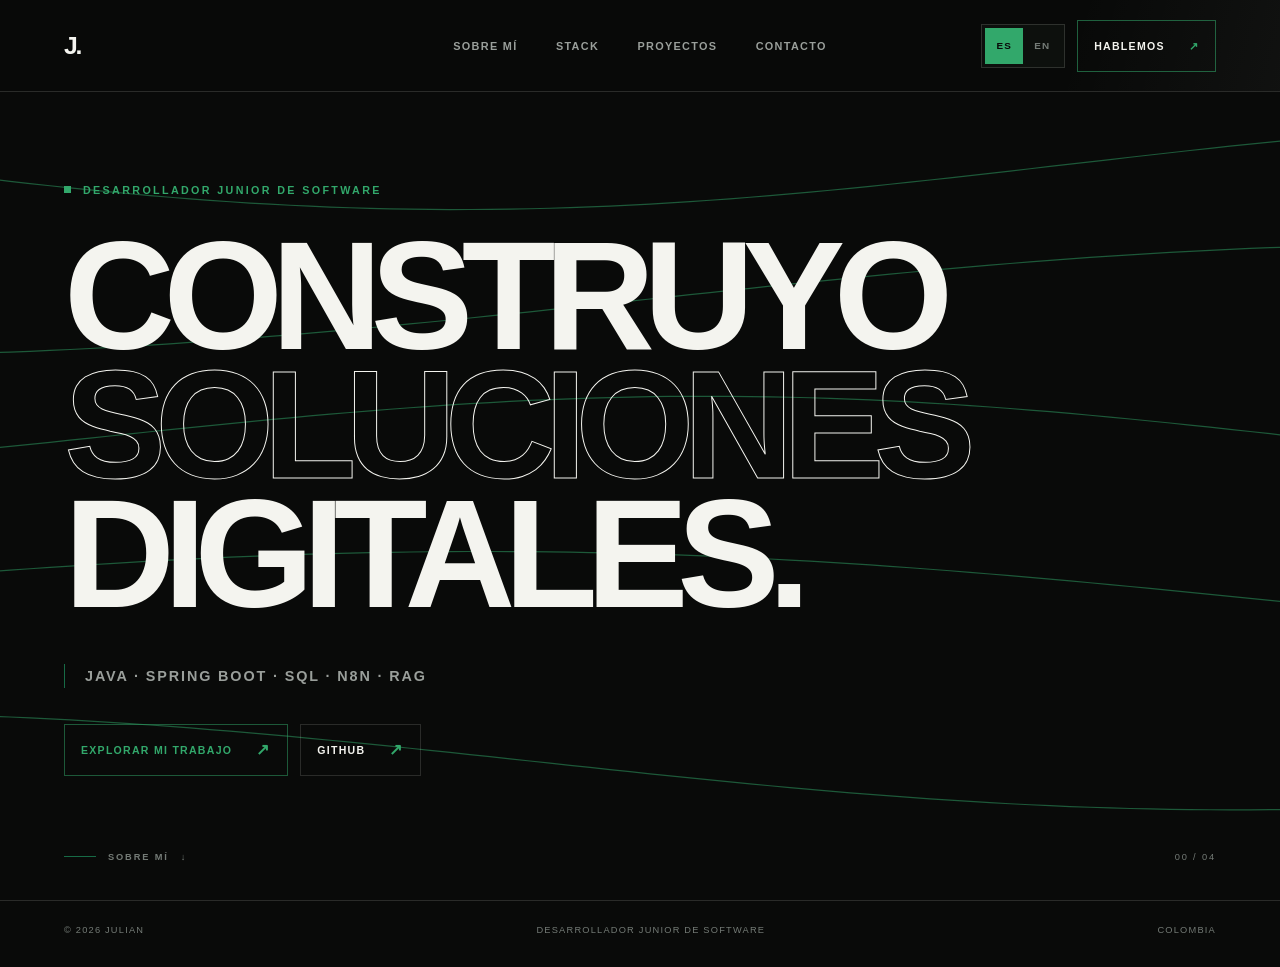
<file: index.html>
<!DOCTYPE html>
<html lang="es">

<head>
    <meta charset="UTF-8">
    <meta name="viewport" content="width=device-width, initial-scale=1.0">
    <meta property="og:type" content="website">
    <meta property="og:title" content="Julian Ovalle | Junior Software Developer">
    <meta property="og:description" content="Java, Spring Boot, PostgreSQL, n8n y RAG. Proyectos: NEXUS Support, CampusDesk, TechStore y más.">
    <meta property="og:url" content="https://julianovalle23.github.io/Portafolio_JulianOv/">
    <meta property="og:image" content="https://julianovalle23.github.io/Portafolio_JulianOv/assets/images/projects/portfolio/home.png">
    <meta
        name="description"
        content="Portafolio de Julian, Junior Software Developer enfocado en Java, Spring Boot, JavaScript y SQL."
    >
    <title>Julian | Junior Software Developer</title>
    <link rel="icon" href="assets/icons/favicon.svg" type="image/svg+xml">
    <link rel="stylesheet" href="css/styles.css">
    <link rel="stylesheet" href="css/home.css">
</head>

<body>
    <a class="skip-link" href="#main-content">Ir al contenido</a>

    <!-- Fondo animado -->
    <canvas id="bg"></canvas>

    <header class="site-nav" data-site-nav>
        <a class="brand" href="index.html" aria-current="page">J.</a>

        <button
            class="nav-toggle"
            type="button"
            aria-label="Abrir navegación"
            aria-expanded="false"
            aria-controls="primary-navigation"
            data-nav-toggle
        >
            <span class="nav-toggle-lines" aria-hidden="true"></span>
        </button>

        <nav class="nav-links" id="primary-navigation" aria-label="Navegación principal" data-nav-menu>
            <a href="pages/about.html">About</a>
            <a href="pages/stack.html">Stack</a>
            <a href="pages/projects.html">Projects</a>
            <a href="pages/contact.html">Contact</a>
        </nav>

        <a class="nav-contact" href="pages/contact.html">
            Let's talk <span aria-hidden="true">↗</span>
        </a>
    </header>

    <main id="main-content">
        <section class="hero" aria-labelledby="hero-title">
            <div class="hero-content">
                <p class="hero-eyebrow reveal-up">Junior Software Developer</p>

                <h1 class="hero-title reveal-up" id="hero-title">
                    I build
                    <span class="title-outline">digital</span>
                    solutions.
                </h1>

                <p class="hero-tech reveal-up">Java · Spring Boot · SQL · n8n · RAG</p>

                <div class="hero-actions reveal-up">
                    <a class="button button-primary" href="pages/projects.html">
                        Explore my work <span class="button-arrow" aria-hidden="true">↗</span>
                    </a>
                    <a
                        class="button button-secondary"
                        href="https://github.com/julianovalle23"
                    >
                        GitHub <span class="button-arrow" aria-hidden="true">↗</span>
                    </a>
                </div>
            </div>

            <a class="scroll-indicator reveal-left" href="pages/about.html">
                <span class="scroll-line" aria-hidden="true"></span>
                <span>About me</span>
                <span aria-hidden="true">↓</span>
            </a>

            <div class="hero-index reveal-right" aria-hidden="true">00 / 04</div>
        </section>
    </main>

    <footer>
        <span>© 2026 Julian</span>
        <span>Junior Software Developer</span>
        <span>Colombia</span>
    </footer>

    <script src="script.js"></script>
    <script src="js/i18n.js"></script>
    <script src="js/nav.js"></script>
    <script src="js/reveal.js"></script>
</body>

</html>
</file>
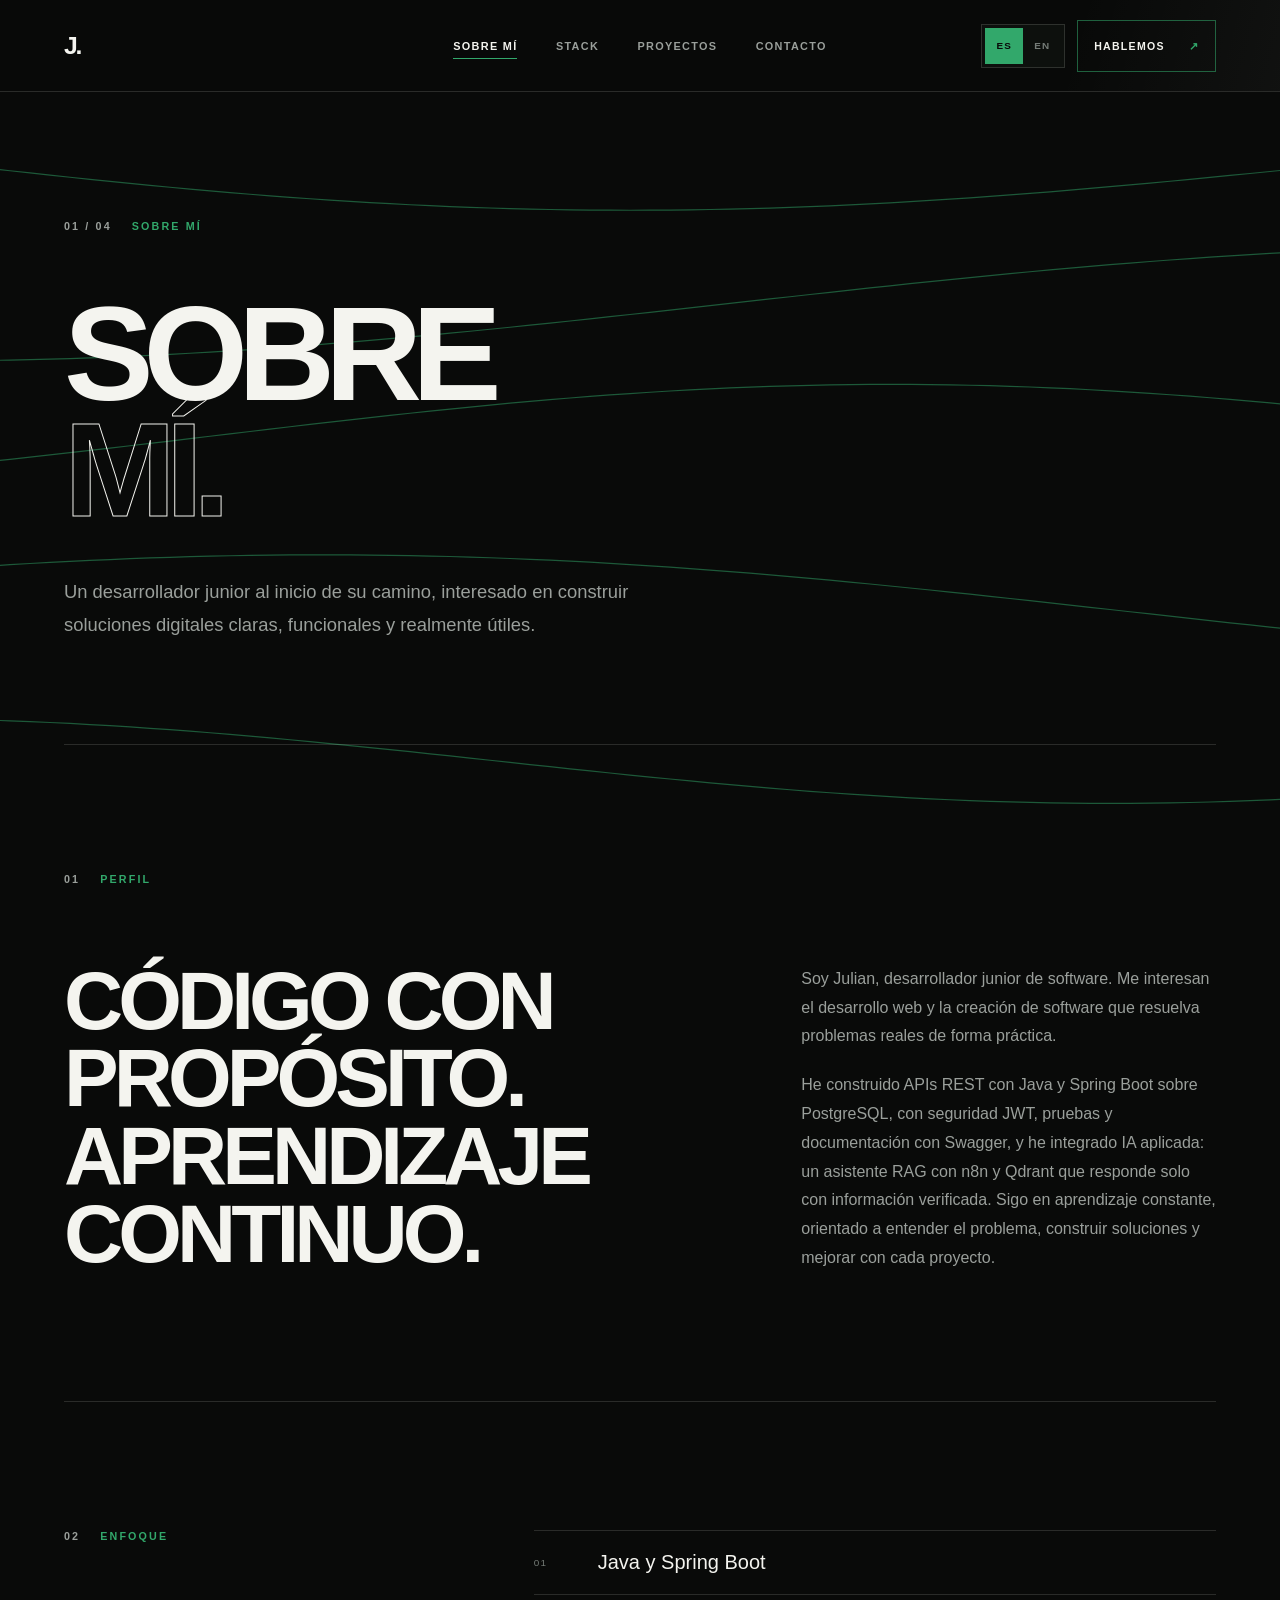
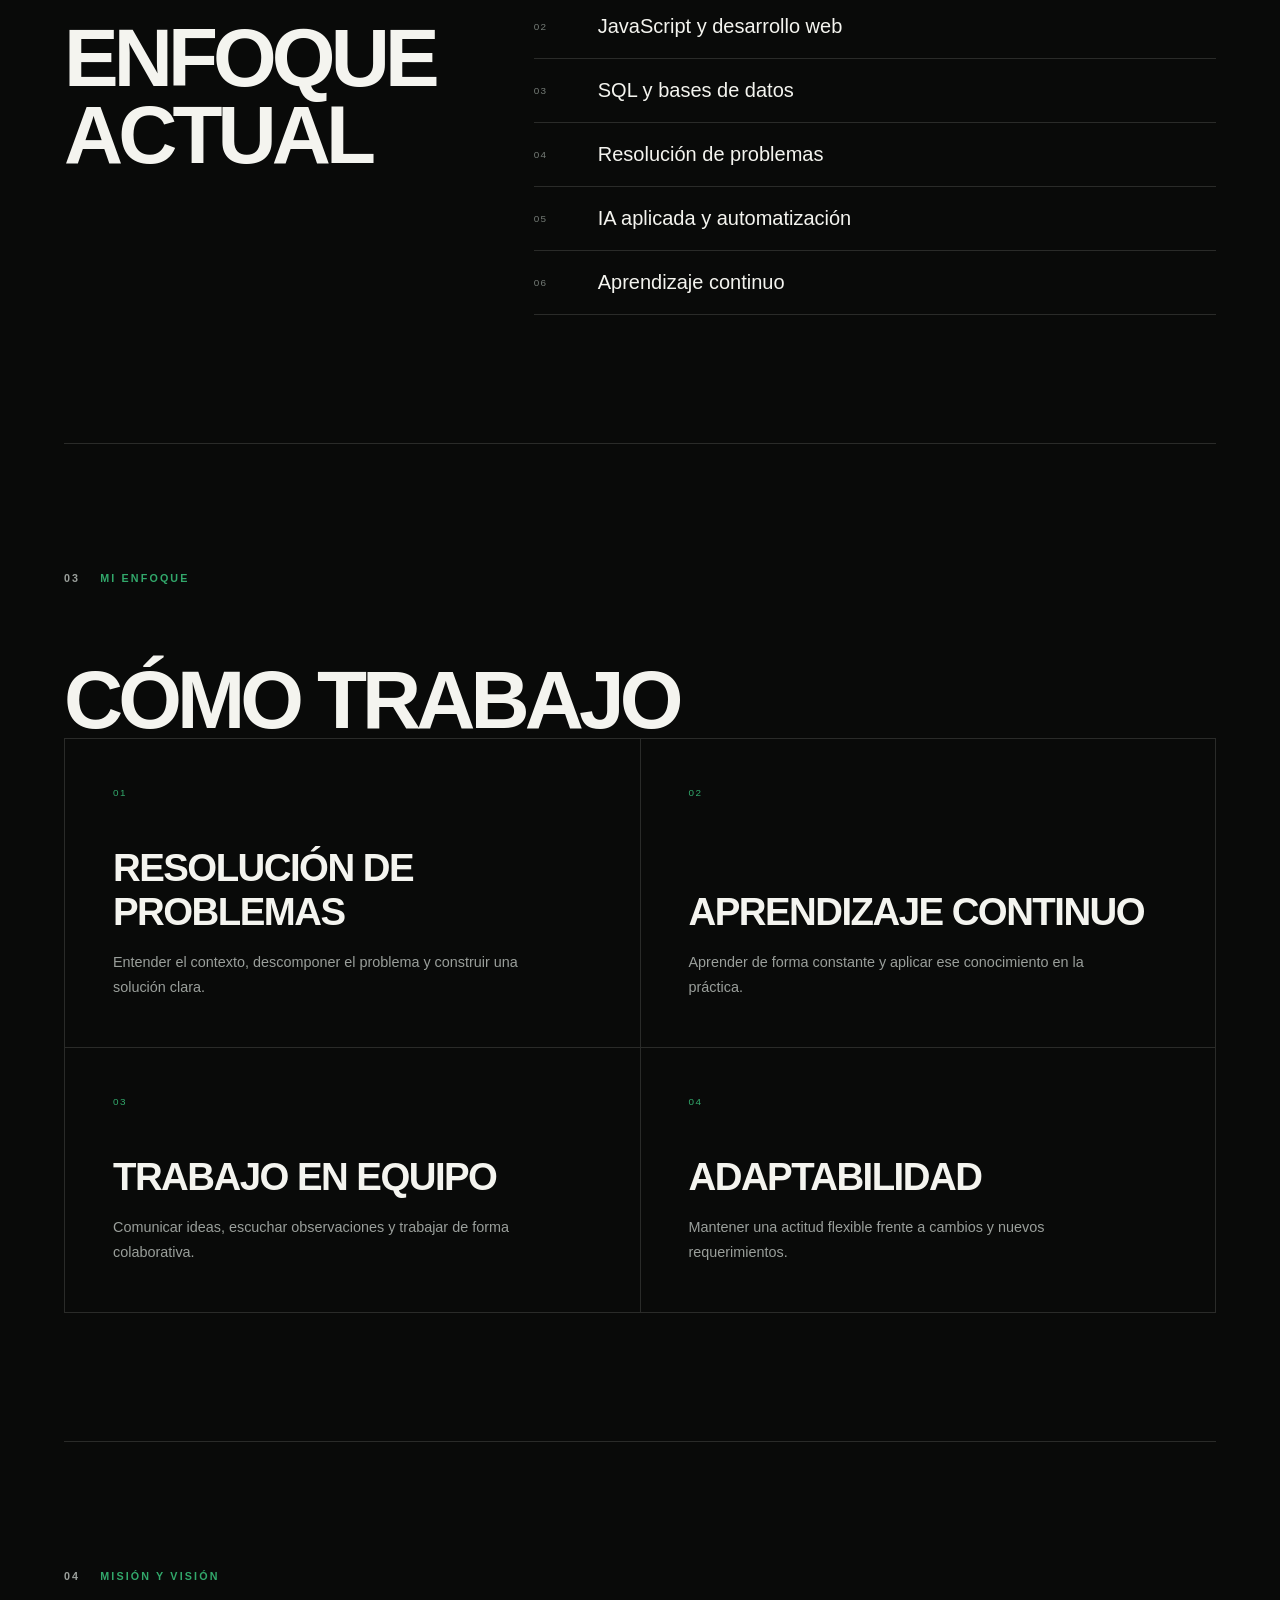
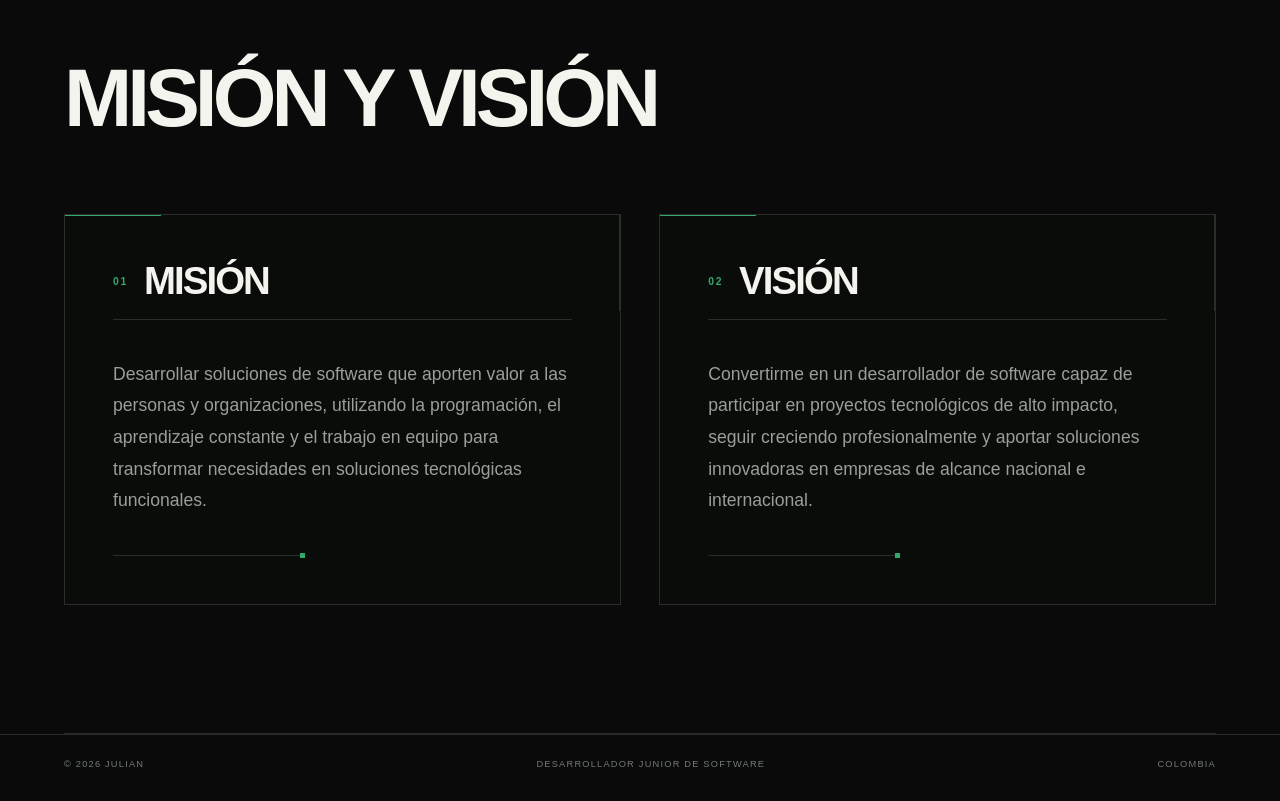
<file: pages/about.html>
<!DOCTYPE html>
<html lang="es">

<head>
    <meta charset="UTF-8">
    <meta name="viewport" content="width=device-width, initial-scale=1.0">
    <meta
        name="description"
        content="Sobre Julian, Junior Software Developer enfocado en Java, Spring Boot, JavaScript, SQL y desarrollo web."
    >
    <title>About | Julian</title>
    <link rel="icon" href="../assets/icons/favicon.svg" type="image/svg+xml">
    <link rel="stylesheet" href="../css/styles.css">
    <link rel="stylesheet" href="../css/about.css">
</head>

<body>
    <a class="skip-link" href="#main-content">Ir al contenido</a>

    <!-- Fondo animado -->
    <canvas id="bg"></canvas>

    <header class="site-nav" data-site-nav>
        <a class="brand" href="../index.html">J.</a>

        <button
            class="nav-toggle"
            type="button"
            aria-label="Abrir navegación"
            aria-expanded="false"
            aria-controls="primary-navigation"
            data-nav-toggle
        >
            <span class="nav-toggle-lines" aria-hidden="true"></span>
        </button>

        <nav class="nav-links" id="primary-navigation" aria-label="Navegación principal" data-nav-menu>
            <a href="about.html" aria-current="page">About</a>
            <a href="stack.html">Stack</a>
            <a href="projects.html">Projects</a>
            <a href="contact.html">Contact</a>
        </nav>

        <a class="nav-contact" href="contact.html">
            Let's talk <span aria-hidden="true">↗</span>
        </a>
    </header>

    <main id="main-content">
        <div class="page-shell">
            <section class="page-hero" aria-labelledby="about-title">
                <div class="page-kicker reveal-up">
                    <span>01 / 04</span>
                    <span>About me</span>
                </div>

                <h1 class="page-title reveal-up" id="about-title">
                    About
                    <span class="title-outline">me.</span>
                </h1>

                <p class="page-intro reveal-up">
                    Un desarrollador junior al inicio de su camino, interesado en construir soluciones
                    digitales claras, funcionales y realmente útiles.
                </p>
            </section>

            <section class="content-section" aria-labelledby="about-intro-title">
                <div class="about-intro-grid">
                    <div class="reveal-left">
                        <p class="section-label">
                            <span>01</span>
                            <span>Profile</span>
                        </p>
                        <h2 class="section-title" id="about-intro-title">Código con propósito. Aprendizaje continuo.</h2>
                    </div>

                    <div class="about-copy reveal-right">
                        <p>
                            Soy Julian, Junior Software Developer. Me interesan el desarrollo web y la creación
                            de software que resuelva problemas reales de forma práctica.
                        </p>
                        <p>
                            He construido APIs REST con Java y Spring Boot sobre PostgreSQL, con seguridad JWT,
                            pruebas y documentación con Swagger, y he integrado IA aplicada: un asistente RAG con
                            n8n y Qdrant que responde solo con información verificada. Sigo en aprendizaje
                            constante, orientado a entender el problema, construir soluciones y mejorar con cada proyecto.
                        </p>
                    </div>
                </div>
            </section>

            <section class="content-section" aria-labelledby="focus-title">
                <div class="focus-layout">
                    <div class="reveal-left">
                        <p class="section-label">
                            <span>02</span>
                            <span>Focus</span>
                        </p>
                        <h2 class="section-title" id="focus-title">Current focus</h2>
                    </div>

                    <ul class="focus-list reveal-right" aria-label="Áreas de enfoque actual">
                        <li class="focus-item"><span>01</span>Java &amp; Spring Boot</li>
                        <li class="focus-item"><span>02</span>JavaScript &amp; web development</li>
                        <li class="focus-item"><span>03</span>SQL &amp; databases</li>
                        <li class="focus-item"><span>04</span>Problem solving</li>
                        <li class="focus-item"><span>05</span>Applied AI &amp; automation</li>
                        <li class="focus-item"><span>06</span>Continuous learning</li>
                    </ul>
                </div>
            </section>

            <section class="content-section" aria-labelledby="approach-title">
                <p class="section-label reveal-up">
                    <span>03</span>
                    <span>My approach</span>
                </p>
                <h2 class="section-title reveal-up" id="approach-title">Cómo trabajo</h2>

                <div class="approach-grid">
                    <article class="approach-card reveal-left">
                        <span class="approach-number">01</span>
                        <div>
                            <h3>Problem solving</h3>
                            <p>Entender el contexto, descomponer el problema y construir una solución clara.</p>
                        </div>
                    </article>

                    <article class="approach-card reveal-right">
                        <span class="approach-number">02</span>
                        <div>
                            <h3>Continuous learning</h3>
                            <p>Aprender de forma constante y aplicar ese conocimiento en la práctica.</p>
                        </div>
                    </article>

                    <article class="approach-card reveal-left">
                        <span class="approach-number">03</span>
                        <div>
                            <h3>Teamwork</h3>
                            <p>Comunicar ideas, escuchar observaciones y trabajar de forma colaborativa.</p>
                        </div>
                    </article>

                    <article class="approach-card reveal-right">
                        <span class="approach-number">04</span>
                        <div>
                            <h3>Adaptability</h3>
                            <p>Mantener una actitud flexible frente a cambios y nuevos requerimientos.</p>
                        </div>
                    </article>
                </div>
            </section>

            <section class="content-section mission-vision-section" aria-labelledby="mission-vision-title">
                <p class="section-label reveal-up">
                    <span>04</span>
                    <span>Misión y visión</span>
                </p>
                <h2 class="section-title reveal-up" id="mission-vision-title">Misión y visión</h2>

                <div class="mission-vision-grid" data-reveal-group>
                    <article class="mission-vision-card reveal-left" data-mission-card="mission">
                        <div class="mission-vision-card-header">
                            <span class="mission-vision-index">01</span>
                            <h3>Misión</h3>
                        </div>

                        <p>
                            Desarrollar soluciones de software que aporten valor a las personas y organizaciones, utilizando la programación, el aprendizaje constante y el trabajo en equipo para transformar necesidades en soluciones tecnológicas funcionales.
                        </p>
                        <span class="mission-vision-detail" aria-hidden="true"></span>
                    </article>

                    <article class="mission-vision-card reveal-right" data-mission-card="vision">
                        <div class="mission-vision-card-header">
                            <span class="mission-vision-index">02</span>
                            <h3>Visión</h3>
                        </div>

                        <p>
                            Convertirme en un desarrollador de software capaz de participar en proyectos tecnológicos de alto impacto, seguir creciendo profesionalmente y aportar soluciones innovadoras en empresas de alcance nacional e internacional.
                        </p>
                        <span class="mission-vision-detail" aria-hidden="true"></span>
                    </article>
                </div>
            </section>
        </div>
    </main>

    <footer>
        <span>© 2026 Julian</span>
        <span>Junior Software Developer</span>
        <span>Colombia</span>
    </footer>

    <script src="../script.js"></script>
    <script src="../js/i18n.js"></script>
    <script src="../js/nav.js"></script>
    <script src="../js/reveal.js"></script>
</body>

</html>
</file>
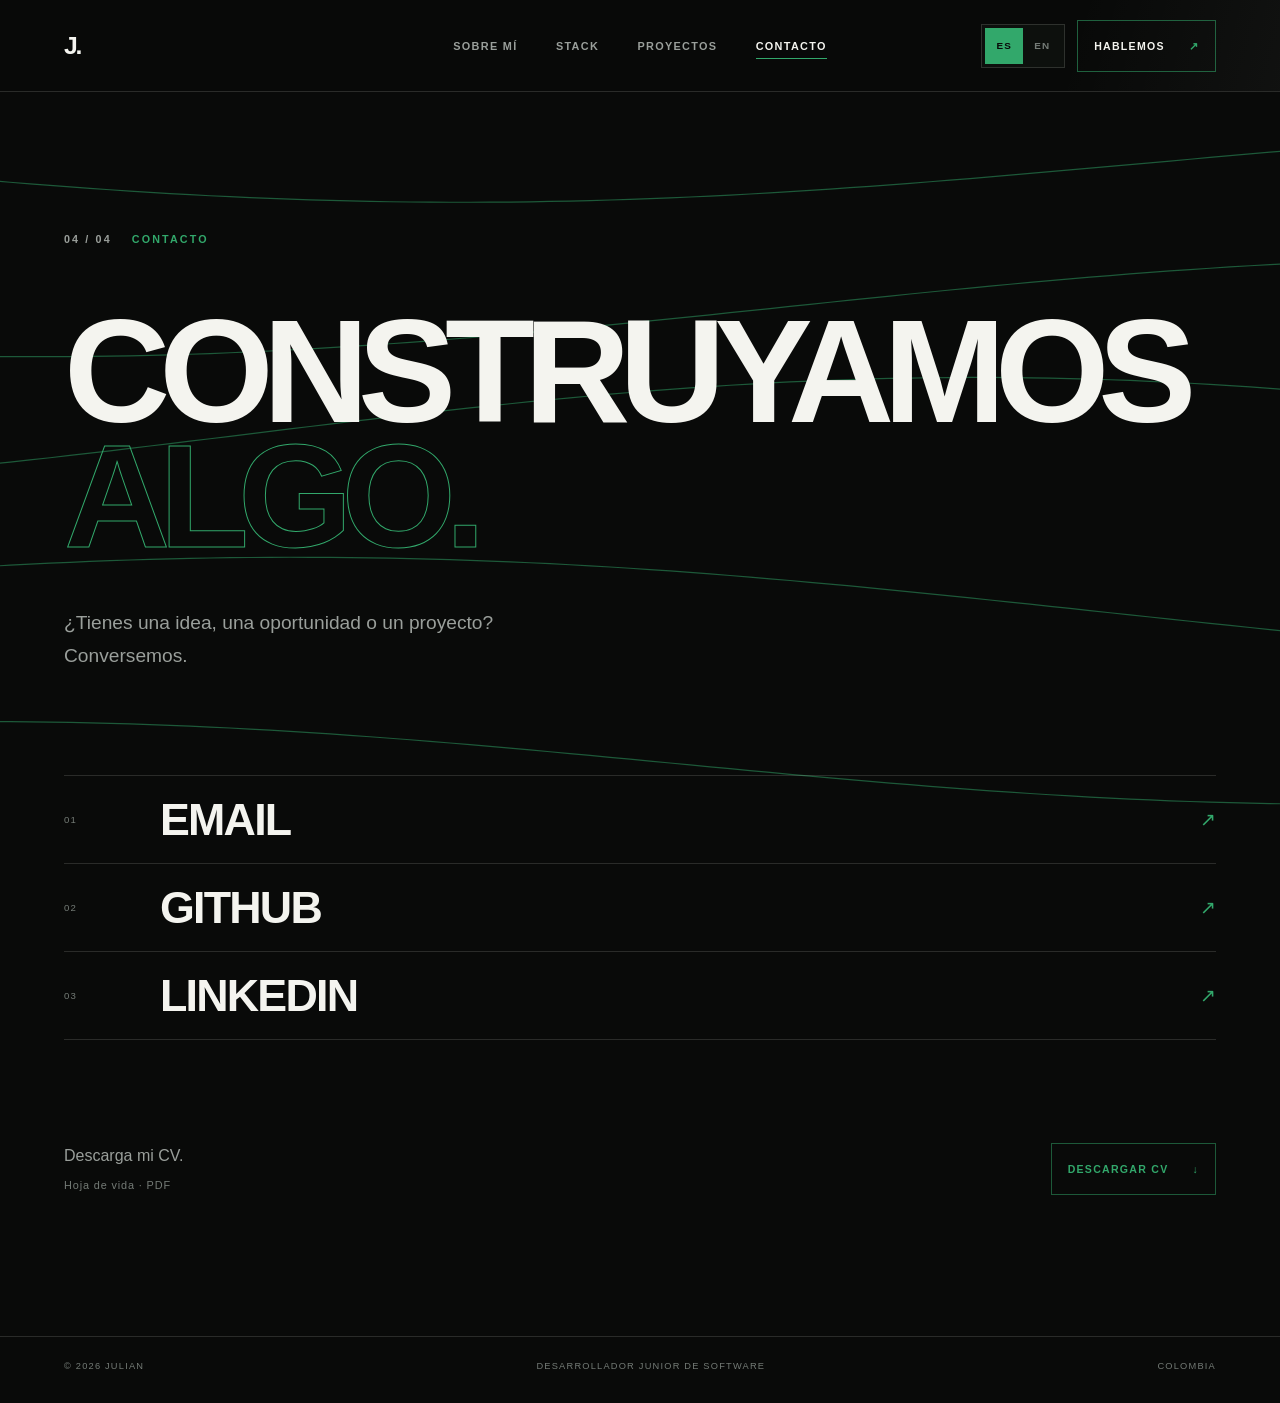
<file: pages/contact.html>
<!DOCTYPE html>
<html lang="es">

<head>
    <meta charset="UTF-8">
    <meta name="viewport" content="width=device-width, initial-scale=1.0">
    <meta
        name="description"
        content="Contacto de Julian, Junior Software Developer en Colombia."
    >
    <title>Contact | Julian</title>
    <link rel="icon" href="../assets/icons/favicon.svg" type="image/svg+xml">
    <link rel="stylesheet" href="../css/styles.css">
    <link rel="stylesheet" href="../css/contact.css">
</head>

<body>
    <a class="skip-link" href="#main-content">Ir al contenido</a>

    <!-- Fondo animado -->
    <canvas id="bg"></canvas>

    <header class="site-nav" data-site-nav>
        <a class="brand" href="../index.html">J.</a>

        <button
            class="nav-toggle"
            type="button"
            aria-label="Abrir navegación"
            aria-expanded="false"
            aria-controls="primary-navigation"
            data-nav-toggle
        >
            <span class="nav-toggle-lines" aria-hidden="true"></span>
        </button>

        <nav class="nav-links" id="primary-navigation" aria-label="Navegación principal" data-nav-menu>
            <a href="about.html">About</a>
            <a href="stack.html">Stack</a>
            <a href="projects.html">Projects</a>
            <a href="contact.html" aria-current="page">Contact</a>
        </nav>

        <a class="nav-contact" href="contact.html" aria-current="page">
            Let's talk <span aria-hidden="true">↗</span>
        </a>
    </header>

    <main id="main-content">
        <div class="page-shell">
            <section class="contact-main" aria-labelledby="contact-title">
                <div class="reveal-left">
                    <p class="page-kicker">
                        <span>04 / 04</span>
                        <span>Contact</span>
                    </p>

                    <h1 class="contact-title" id="contact-title">
                        Let's build
                        <span>something.</span>
                    </h1>

                    <p class="contact-prompt">
                        ¿Tienes una idea, una oportunidad o un proyecto? Conversemos.
                    </p>
                </div>

                <div class="reveal-right">
                    <div class="contact-options" aria-label="Datos de contacto">
                        <a class="contact-option" href="mailto:ovalleparrajuliandavid34@gmail.com">
                            <span class="contact-option-number">01</span>
                            <span class="contact-option-name">Email</span>
                            <span class="contact-option-arrow" aria-hidden="true">↗</span>
                        </a>

                        <a
                            class="contact-option"
                            href="https://github.com/julianovalle23"
                        >
                            <span class="contact-option-number">02</span>
                            <span class="contact-option-name">GitHub</span>
                            <span class="contact-option-arrow" aria-hidden="true">↗</span>
                        </a>

                        <a
                            class="contact-option"
                            href="https://www.linkedin.com/in/julian-david-ovalle-parra-604782424/"
                            target="_blank"
                            rel="noopener noreferrer"
                        >
                            <span class="contact-option-number">03</span>
                            <span class="contact-option-name">LinkedIn</span>
                            <span class="contact-option-arrow" aria-hidden="true">↗</span>
                        </a>
                    </div>

                    <div class="cv-panel">
                        <div>
                            <p>
                                Descarga mi CV.
                                <span class="placeholder-path">Hoja de vida · PDF</span>
                            </p>
                        </div>

                        <a
                            class="button button-primary"
                            href="../assets/cv/Hoja%20de%20vida.pdf"
                            download
                        >
                            Download CV <span class="button-arrow" aria-hidden="true">↓</span>
                        </a>
                    </div>
                </div>
            </section>
        </div>
    </main>

    <footer>
        <span>© 2026 Julian</span>
        <span>Junior Software Developer</span>
        <span>Colombia</span>
    </footer>

    <script src="../script.js"></script>
    <script src="../js/i18n.js"></script>
    <script src="../js/nav.js"></script>
    <script src="../js/reveal.js"></script>
</body>

</html>
</file>
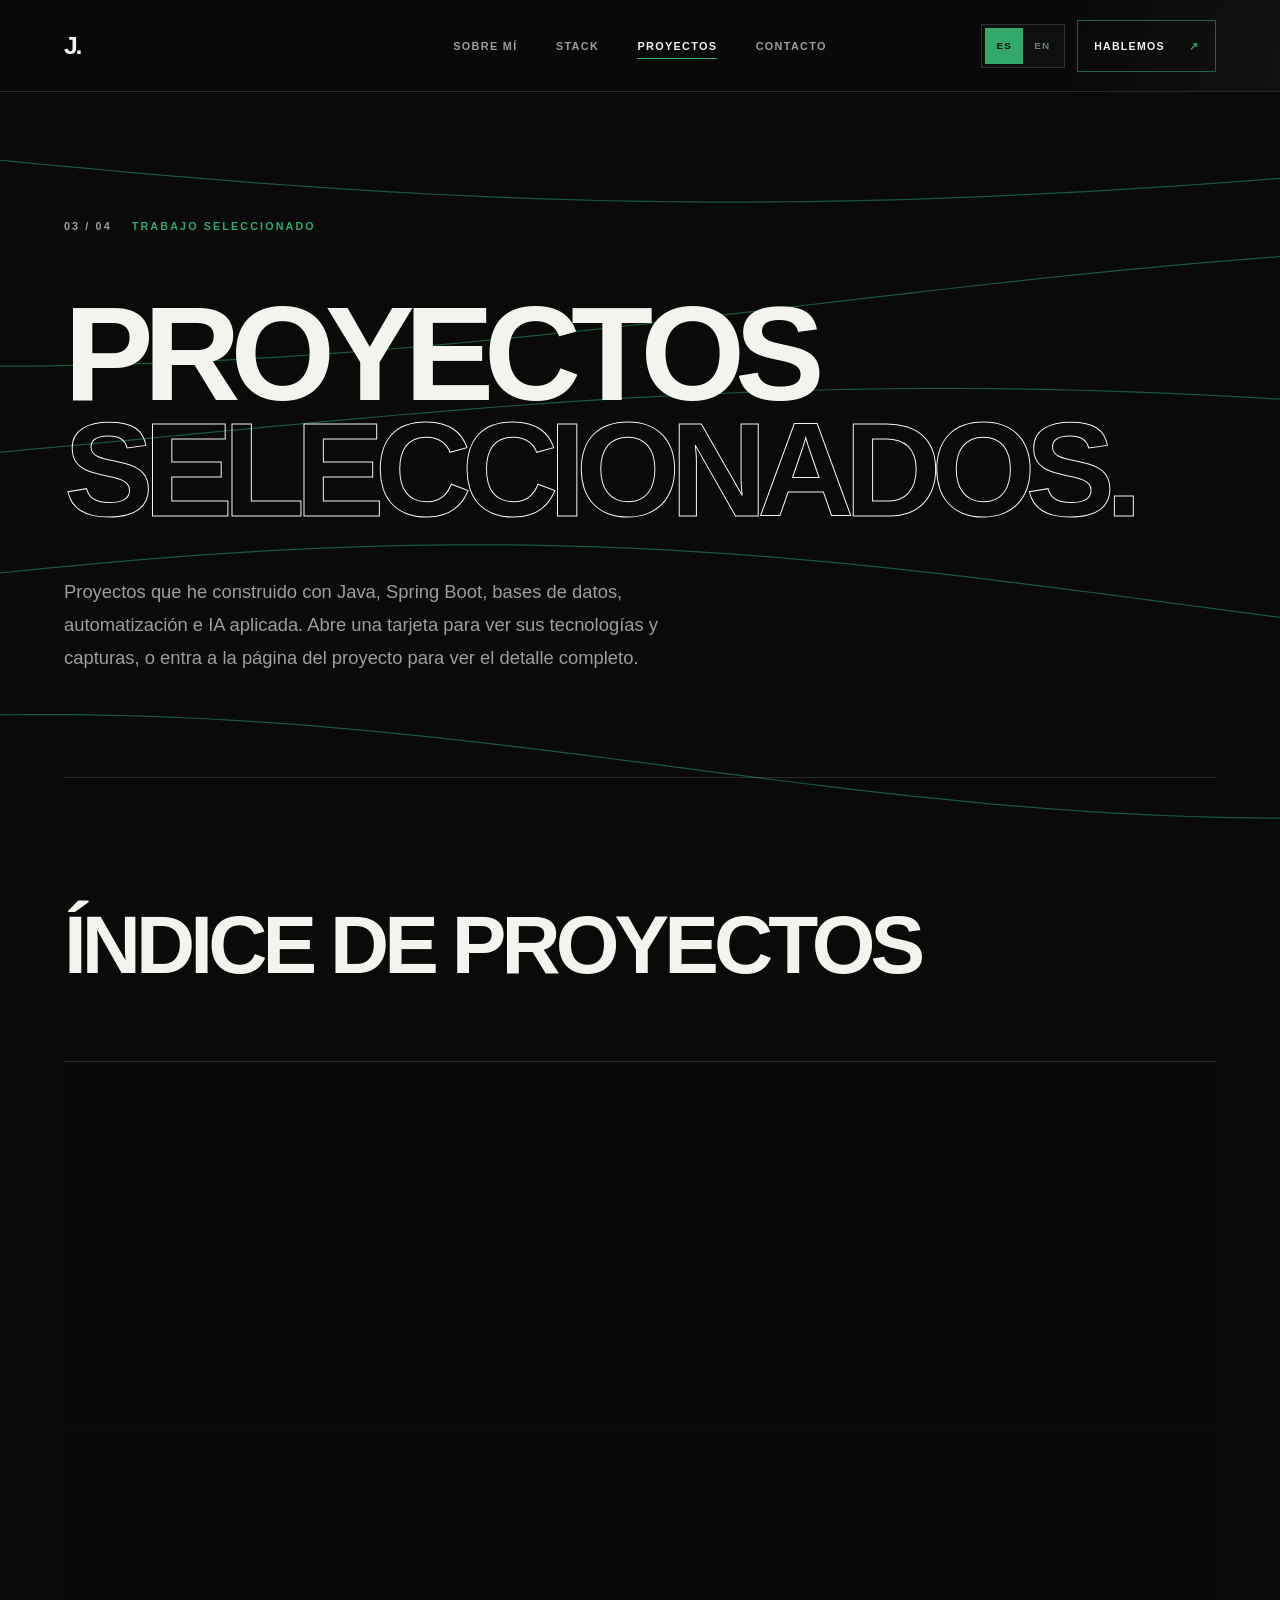
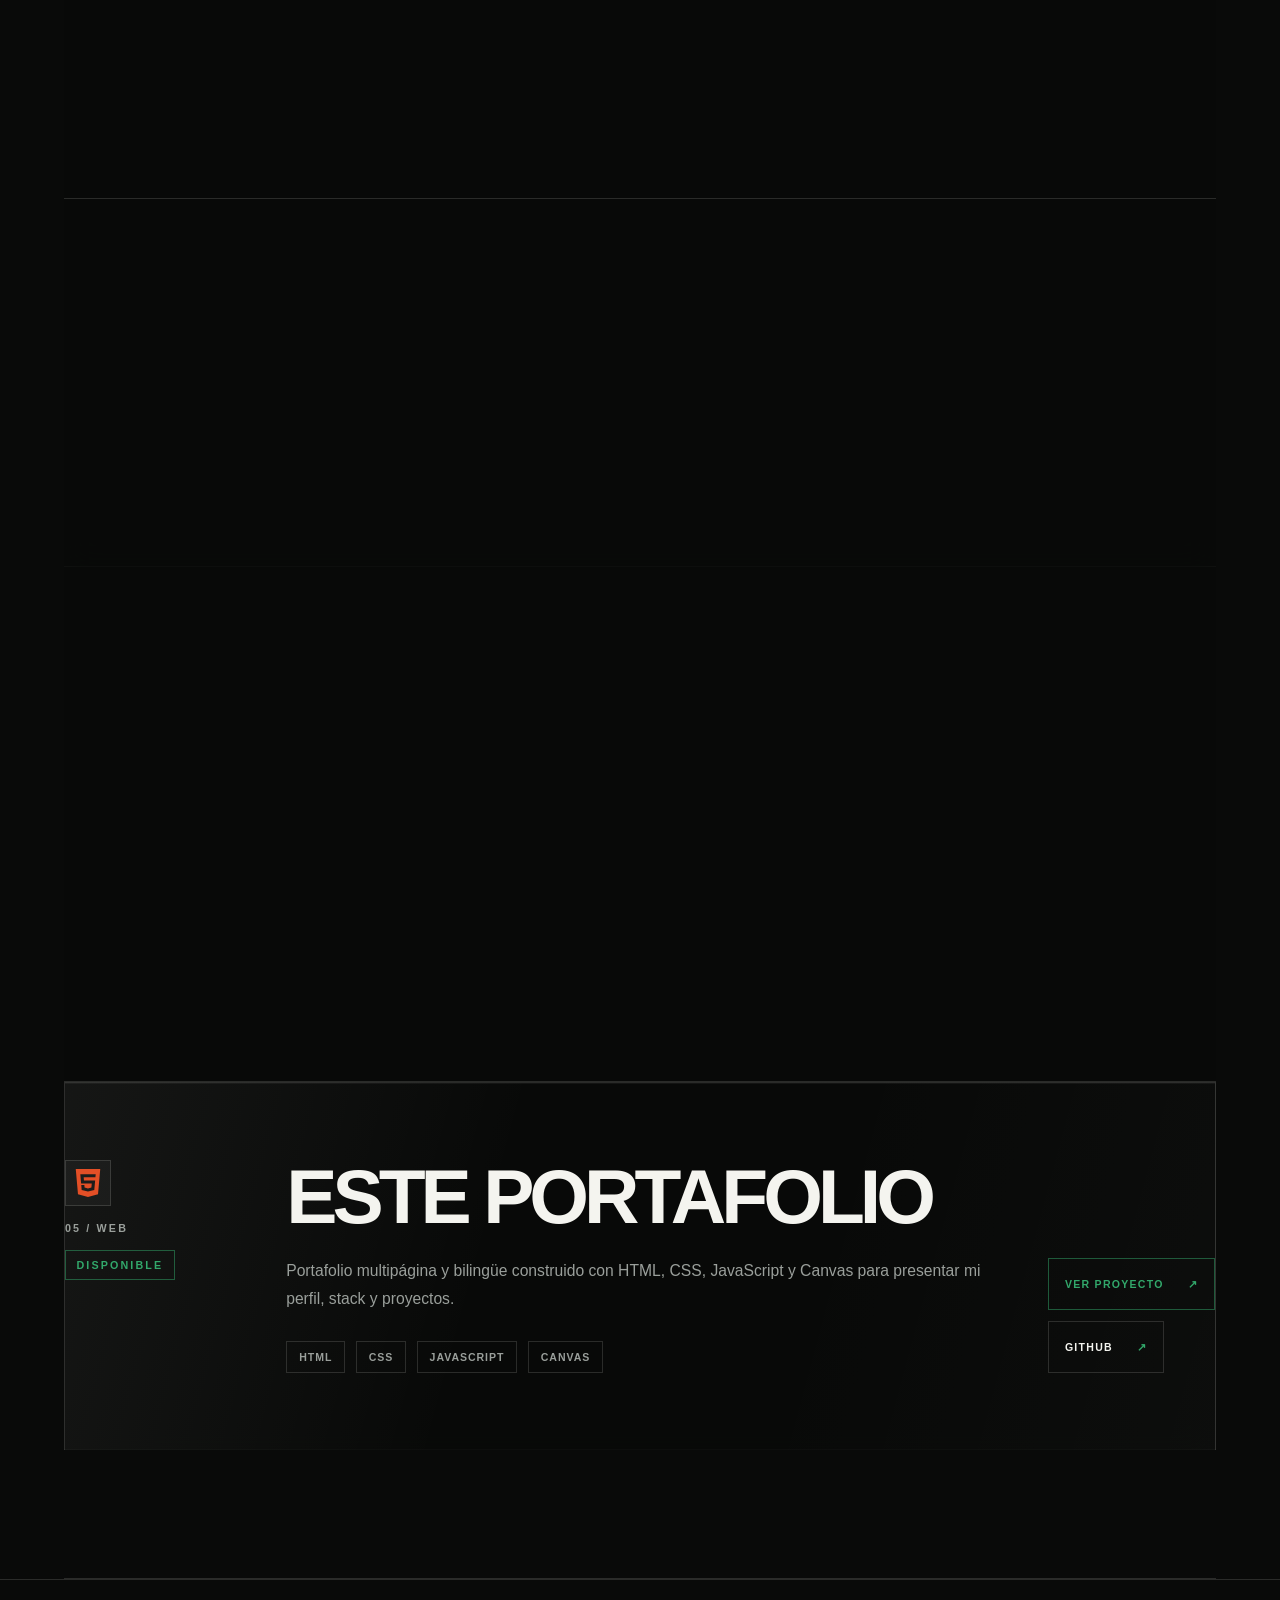
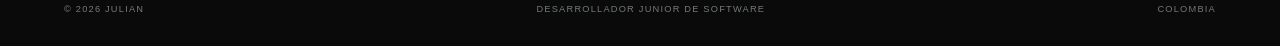
<file: pages/projects.html>
<!DOCTYPE html>
<html lang="es">

<head>
    <meta charset="UTF-8">
    <meta name="viewport" content="width=device-width, initial-scale=1.0">
    <meta
        name="description"
        content="Proyectos de Julian: NEXUS Support, CampusDesk, TechStore, un chatbot de ventas con n8n y este portafolio."
    >
    <title>Projects | Julian</title>
    <link rel="icon" href="../assets/icons/favicon.svg" type="image/svg+xml">
    <link rel="stylesheet" href="../css/styles.css">
    <link rel="stylesheet" href="../css/projects.css">
</head>

<body>
    <a class="skip-link" href="#main-content">Ir al contenido</a>

    <!-- Fondo animado -->
    <canvas id="bg"></canvas>

    <header class="site-nav" data-site-nav>
        <a class="brand" href="../index.html">J.</a>

        <button
            class="nav-toggle"
            type="button"
            aria-label="Abrir navegación"
            aria-expanded="false"
            aria-controls="primary-navigation"
            data-nav-toggle
        >
            <span class="nav-toggle-lines" aria-hidden="true"></span>
        </button>

        <nav class="nav-links" id="primary-navigation" aria-label="Navegación principal" data-nav-menu>
            <a href="about.html">About</a>
            <a href="stack.html">Stack</a>
            <a href="projects.html" aria-current="page">Projects</a>
            <a href="contact.html">Contact</a>
        </nav>

        <a class="nav-contact" href="contact.html">
            Let's talk <span aria-hidden="true">↗</span>
        </a>
    </header>

    <main id="main-content">
        <div class="page-shell">
            <section class="page-hero" aria-labelledby="projects-title">
                <div class="page-kicker reveal-up">
                    <span>03 / 04</span>
                    <span>Selected work</span>
                </div>

                <h1 class="page-title reveal-up" id="projects-title">
                    Selected
                    <span class="title-outline">projects.</span>
                </h1>

                <p class="page-intro reveal-up" data-en="Projects I have built with Java, Spring Boot, databases, automation, and applied AI. Open a card to see its technologies and screenshots, or visit the project page for the full story.">
                    Proyectos que he construido con Java, Spring Boot, bases de datos, automatización e IA aplicada.
                    Abre una tarjeta para ver sus tecnologías y capturas, o entra a la página del proyecto para ver el detalle completo.
                </p>
            </section>

            <section class="content-section" aria-labelledby="project-list-title">
                <h2 class="section-title reveal-up" id="project-list-title">Project index</h2>

                <!-- The external information panel is appended by js/projects.js. -->
                <div class="project-list">
                    <div class="project-entry" data-project-entry>
                        <article
                            class="project-card reveal-up"
                            data-project-card
                            data-project-id="nexus-support"
                            data-project-name="NEXUS Support"
                            data-project-primary-icon="spring-boot"
                            data-project-primary-label="Spring Boot"
                            data-project-images='["../assets/images/projects/nexus-support/dashboard.png","../assets/images/projects/nexus-support/incidentes.png","../assets/images/projects/nexus-support/articulos.png"]'
                            data-project-image-labels="Dashboard analítico|Incidentes|Base de conocimiento"
                        >
                            <div class="project-card-flip" data-project-flip>
                                <div class="project-card-flip-inner" data-project-flip-inner>
                                    <div class="project-card-face project-card-front">
                                        <div class="project-card-meta">
                                            <p class="project-number" data-en="01 / Full stack + AI">01 / Full stack + IA</p>
                                            <span class="project-status" data-en="Completed">Completado</span>
                                        </div>

                                        <div class="project-content">
                                            <h2 data-en="NEXUS Support">NEXUS Support</h2>
                                            <p class="project-description" data-en="Help desk with an AI assistant (RAG): it searches a knowledge base vectorized in Qdrant through n8n workflows and answers citing its sources.">Mesa de ayuda con asistente de IA (RAG): busca soluciones en una base de conocimiento vectorizada en Qdrant mediante flujos de n8n y responde citando sus fuentes.</p>
                                            <ul class="tag-list" aria-label="Tecnologías de NEXUS Support" data-en-label="NEXUS Support technologies">
                                                <li class="tag">Java</li>
                                                <li class="tag">Spring Boot</li>
                                                <li class="tag">PostgreSQL</li>
                                                <li class="tag">n8n</li>
                                                <li class="tag">Qdrant</li>
                                                <li class="tag">Docker</li>
                                            </ul>
                                        </div>

                                        <div class="project-actions">
                                            <a class="button button-primary" href="projects/nexus-support.html" data-en="View project &lt;span class=&quot;button-arrow&quot; aria-hidden=&quot;true&quot;&gt;↗&lt;/span&gt;" data-i18n-html>
                                                Ver proyecto <span class="button-arrow" aria-hidden="true">↗</span>
                                            </a>
                                            <a class="button button-secondary" href="https://github.com/julianovalle23/NEXUSS" target="_blank" rel="noopener noreferrer">
                                                GitHub <span class="button-arrow" aria-hidden="true">↗</span>
                                            </a>
                                        </div>
                                    </div>

                                    <div class="project-card-face project-card-back" data-project-back aria-hidden="true">
                                        <div class="project-card-back-content" data-project-back-content></div>
                                    </div>
                                </div>
                            </div>
                        </article>
                    </div>

                    <div class="project-entry" data-project-entry>
                        <article
                            class="project-card reveal-up"
                            data-project-card
                            data-project-id="campusdesk"
                            data-project-name="CampusDesk"
                            data-project-primary-icon="java"
                            data-project-primary-label="Java"
                        >
                            <div class="project-card-flip" data-project-flip>
                                <div class="project-card-flip-inner" data-project-flip-inner>
                                    <div class="project-card-face project-card-front">
                                        <div class="project-card-meta">
                                            <p class="project-number" data-en="02 / Backend · Team">02 / Backend · Equipo</p>
                                            <span class="project-status" data-en="Completed">Completado</span>
                                        </div>

                                        <div class="project-content">
                                            <h2 data-en="CampusDesk">CampusDesk</h2>
                                            <p class="project-description" data-en="Help desk web app with a ticket lifecycle, three roles, and JWT authentication. Built by a team of four.">Mesa de ayuda web con ciclo de vida de tickets, tres roles y autenticación JWT. Proyecto desarrollado en un equipo de cuatro personas.</p>
                                            <ul class="tag-list" aria-label="Tecnologías de CampusDesk" data-en-label="CampusDesk technologies">
                                                <li class="tag">Java</li>
                                                <li class="tag">Spring Boot</li>
                                                <li class="tag">Spring Security</li>
                                                <li class="tag">JWT</li>
                                                <li class="tag">PostgreSQL</li>
                                            </ul>
                                        </div>

                                        <div class="project-actions">
                                            <a class="button button-primary" href="projects/campusdesk.html" data-en="View project &lt;span class=&quot;button-arrow&quot; aria-hidden=&quot;true&quot;&gt;↗&lt;/span&gt;" data-i18n-html>
                                                Ver proyecto <span class="button-arrow" aria-hidden="true">↗</span>
                                            </a>
                                            <a class="button button-secondary" href="https://github.com/julianovalle23/CampusDesk" target="_blank" rel="noopener noreferrer">
                                                GitHub <span class="button-arrow" aria-hidden="true">↗</span>
                                            </a>
                                        </div>
                                    </div>

                                    <div class="project-card-face project-card-back" data-project-back aria-hidden="true">
                                        <div class="project-card-back-content" data-project-back-content></div>
                                    </div>
                                </div>
                            </div>
                        </article>
                    </div>

                    <div class="project-entry" data-project-entry>
                        <article
                            class="project-card reveal-up"
                            data-project-card
                            data-project-id="techstore"
                            data-project-name="TechStore"
                            data-project-primary-icon="spring-boot"
                            data-project-primary-label="Spring Boot"
                        >
                            <div class="project-card-flip" data-project-flip>
                                <div class="project-card-flip-inner" data-project-flip-inner>
                                    <div class="project-card-face project-card-front">
                                        <div class="project-card-meta">
                                            <p class="project-number" data-en="03 / Backend">03 / Backend</p>
                                            <span class="project-status" data-en="Completed">Completado</span>
                                        </div>

                                        <div class="project-content">
                                            <h2 data-en="TechStore">TechStore</h2>
                                            <p class="project-description" data-en="Computer store with a public catalog, an admin panel, and orders that check and deduct stock, with role-based permissions.">Tienda de computadores con catálogo público, panel de administración y pedidos que validan y descuentan stock, con permisos por rol.</p>
                                            <ul class="tag-list" aria-label="Tecnologías de TechStore" data-en-label="TechStore technologies">
                                                <li class="tag">Java 21</li>
                                                <li class="tag">Spring Boot</li>
                                                <li class="tag">Gradle</li>
                                                <li class="tag">JWT</li>
                                                <li class="tag">PostgreSQL</li>
                                            </ul>
                                        </div>

                                        <div class="project-actions">
                                            <a class="button button-primary" href="projects/techstore.html" data-en="View project &lt;span class=&quot;button-arrow&quot; aria-hidden=&quot;true&quot;&gt;↗&lt;/span&gt;" data-i18n-html>
                                                Ver proyecto <span class="button-arrow" aria-hidden="true">↗</span>
                                            </a>
                                            <a class="button button-secondary" href="https://github.com/julianovalle23/techstore" target="_blank" rel="noopener noreferrer">
                                                GitHub <span class="button-arrow" aria-hidden="true">↗</span>
                                            </a>
                                        </div>
                                    </div>

                                    <div class="project-card-face project-card-back" data-project-back aria-hidden="true">
                                        <div class="project-card-back-content" data-project-back-content></div>
                                    </div>
                                </div>
                            </div>
                        </article>
                    </div>

                    <div class="project-entry" data-project-entry>
                        <article
                            class="project-card reveal-up"
                            data-project-card
                            data-project-id="chatbot-ventas"
                            data-project-name="Chatbot de ventas en Telegram"
                            data-project-primary-icon="n8n"
                            data-project-primary-label="n8n"
                        >
                            <div class="project-card-flip" data-project-flip>
                                <div class="project-card-flip-inner" data-project-flip-inner>
                                    <div class="project-card-face project-card-front">
                                        <div class="project-card-meta">
                                            <p class="project-number" data-en="04 / Automation · Team">04 / Automatización · Equipo</p>
                                            <span class="project-status" data-en="MVP">MVP</span>
                                        </div>

                                        <div class="project-content">
                                            <h2 data-en="Telegram Sales Chatbot">Chatbot de ventas en Telegram</h2>
                                            <p class="project-description" data-en="n8n conversational agent that serves customers on Telegram, checks a JSON catalog, and guides the purchase with conversation memory.">Agente conversacional en n8n que atiende clientes por Telegram, consulta un catálogo JSON y guía el proceso de compra con memoria de conversación.</p>
                                            <ul class="tag-list" aria-label="Tecnologías de Chatbot de ventas en Telegram" data-en-label="Telegram Sales Chatbot technologies">
                                                <li class="tag">n8n</li>
                                                <li class="tag">Telegram</li>
                                                <li class="tag">OpenRouter</li>
                                                <li class="tag">AI Agent</li>
                                            </ul>
                                        </div>

                                        <div class="project-actions">
                                            <a class="button button-primary" href="projects/chatbot-ventas.html" data-en="View project &lt;span class=&quot;button-arrow&quot; aria-hidden=&quot;true&quot;&gt;↗&lt;/span&gt;" data-i18n-html>
                                                Ver proyecto <span class="button-arrow" aria-hidden="true">↗</span>
                                            </a>
                                            <a class="button button-secondary" href="https://github.com/julianovalle23/streamcrack_N8N" target="_blank" rel="noopener noreferrer">
                                                GitHub <span class="button-arrow" aria-hidden="true">↗</span>
                                            </a>
                                        </div>
                                    </div>

                                    <div class="project-card-face project-card-back" data-project-back aria-hidden="true">
                                        <div class="project-card-back-content" data-project-back-content></div>
                                    </div>
                                </div>
                            </div>
                        </article>
                    </div>

                    <div class="project-entry" data-project-entry>
                        <article
                            class="project-card reveal-up"
                            data-project-card
                            data-project-id="portfolio"
                            data-project-name="Este portafolio"
                            data-project-primary-icon="html5"
                            data-project-primary-label="HTML5"
                            data-project-images='["../assets/images/projects/portfolio/home.png","../assets/images/projects/portfolio/projects.png"]'
                            data-project-image-labels="Inicio|Proyectos"
                        >
                            <div class="project-card-flip" data-project-flip>
                                <div class="project-card-flip-inner" data-project-flip-inner>
                                    <div class="project-card-face project-card-front">
                                        <div class="project-card-meta">
                                            <p class="project-number" data-en="05 / Web">05 / Web</p>
                                            <span class="project-status" data-en="Available">Disponible</span>
                                        </div>

                                        <div class="project-content">
                                            <h2 data-en="This Portfolio">Este portafolio</h2>
                                            <p class="project-description" data-en="Bilingual multipage portfolio built with HTML, CSS, JavaScript, and Canvas to showcase my profile, stack, and projects.">Portafolio multipágina y bilingüe construido con HTML, CSS, JavaScript y Canvas para presentar mi perfil, stack y proyectos.</p>
                                            <ul class="tag-list" aria-label="Tecnologías de Este portafolio" data-en-label="This Portfolio technologies">
                                                <li class="tag">HTML</li>
                                                <li class="tag">CSS</li>
                                                <li class="tag">JavaScript</li>
                                                <li class="tag">Canvas</li>
                                            </ul>
                                        </div>

                                        <div class="project-actions">
                                            <a class="button button-primary" href="projects/portfolio.html" data-en="View project &lt;span class=&quot;button-arrow&quot; aria-hidden=&quot;true&quot;&gt;↗&lt;/span&gt;" data-i18n-html>
                                                Ver proyecto <span class="button-arrow" aria-hidden="true">↗</span>
                                            </a>
                                            <a class="button button-secondary" href="https://github.com/julianovalle23/Portafolio_JulianOv" target="_blank" rel="noopener noreferrer">
                                                GitHub <span class="button-arrow" aria-hidden="true">↗</span>
                                            </a>
                                        </div>
                                    </div>

                                    <div class="project-card-face project-card-back" data-project-back aria-hidden="true">
                                        <div class="project-card-back-content" data-project-back-content></div>
                                    </div>
                                </div>
                            </div>
                        </article>
                    </div>
                </div>
            </section>
        </div>
    </main>

    <footer>
        <span>© 2026 Julian</span>
        <span>Junior Software Developer</span>
        <span>Colombia</span>
    </footer>

    <script src="../script.js"></script>
    <script src="../js/i18n.js"></script>
    <script src="../js/nav.js"></script>
    <script src="../js/reveal.js"></script>
    <script src="../js/projects.js"></script>
</body>

</html>
</file>
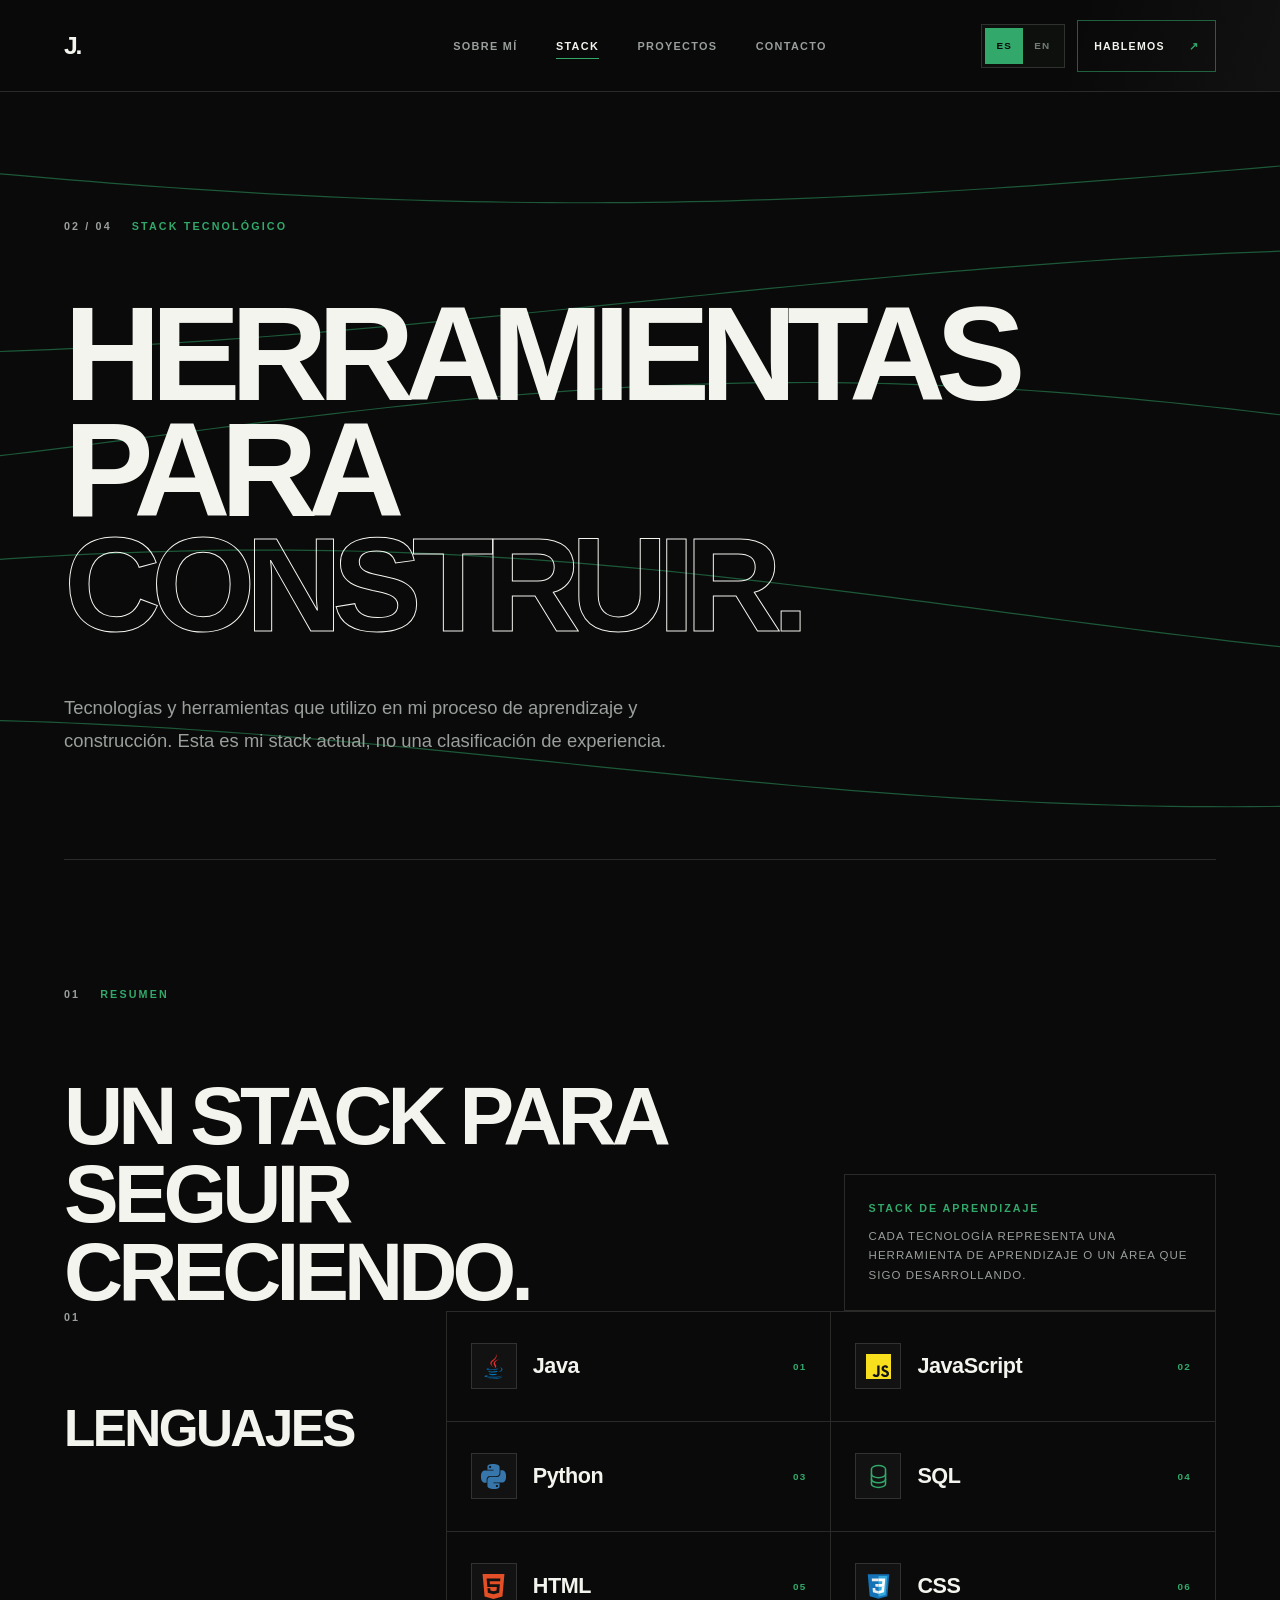
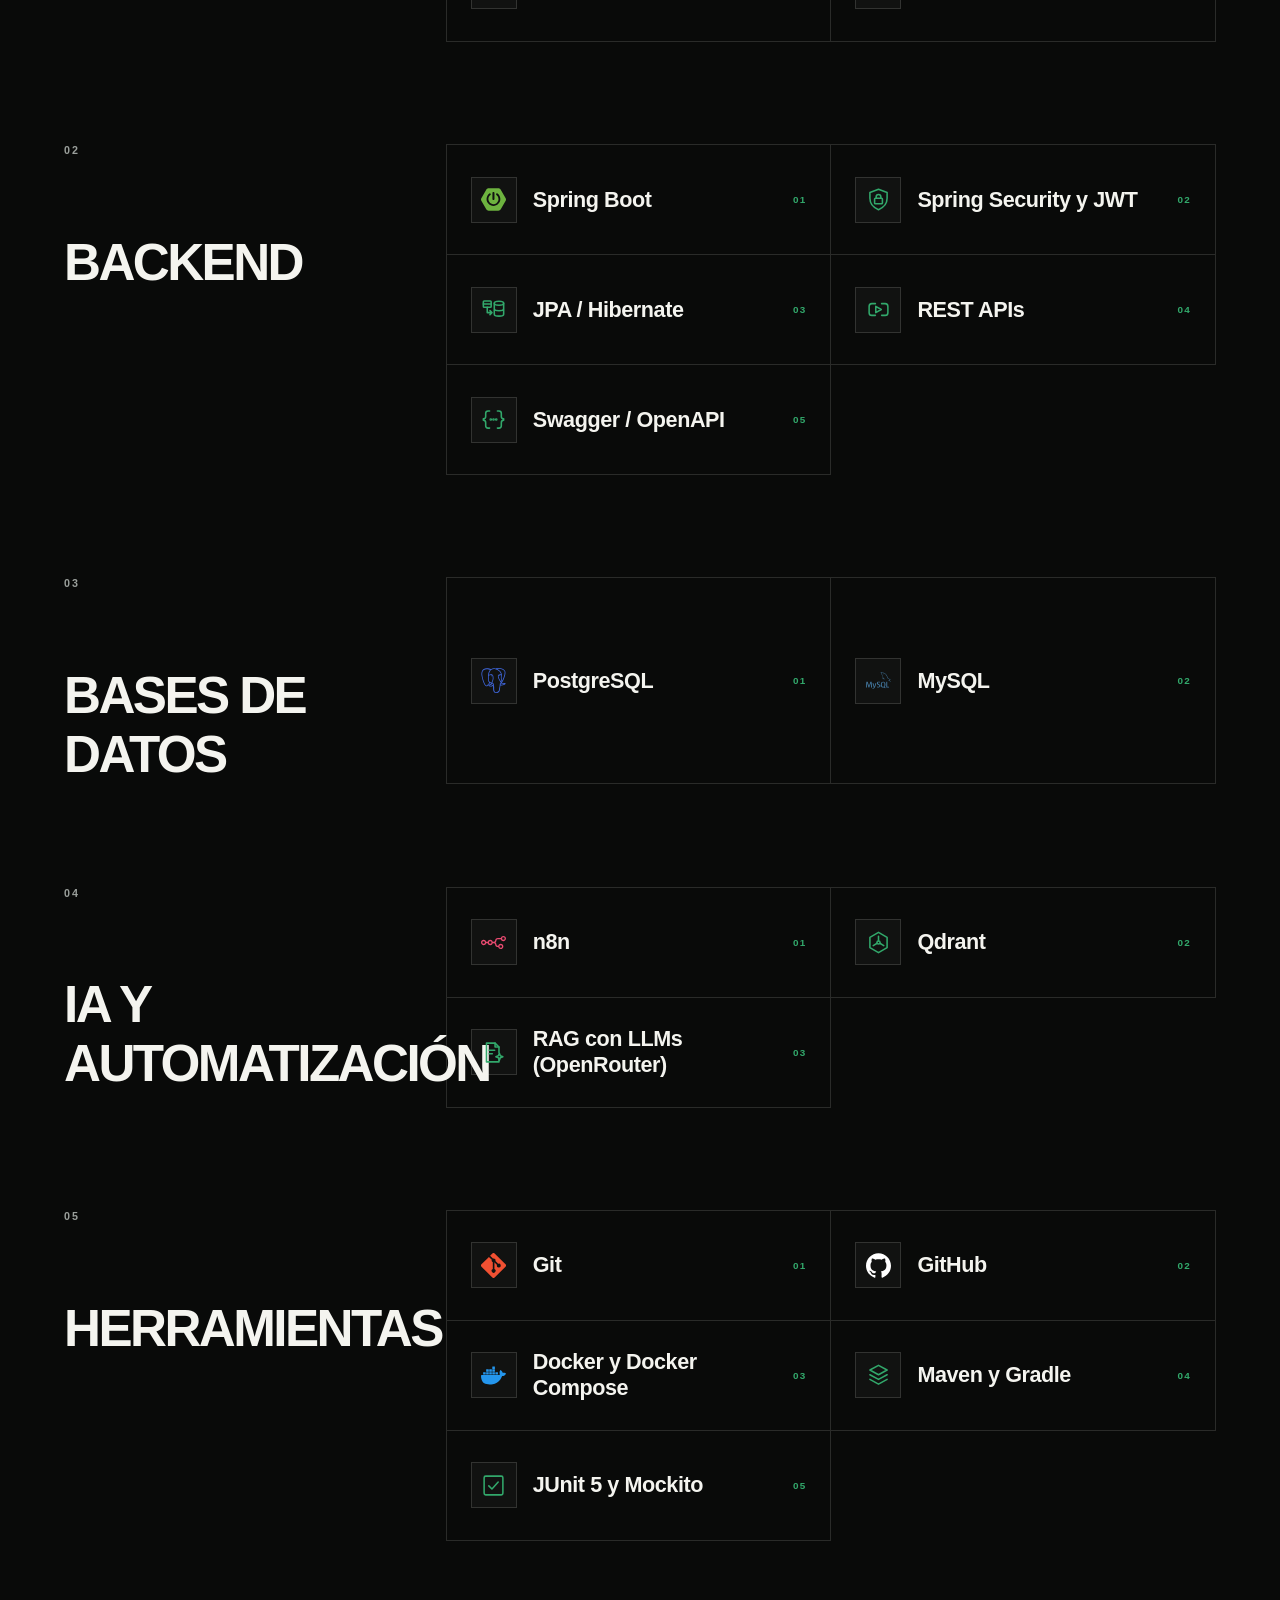
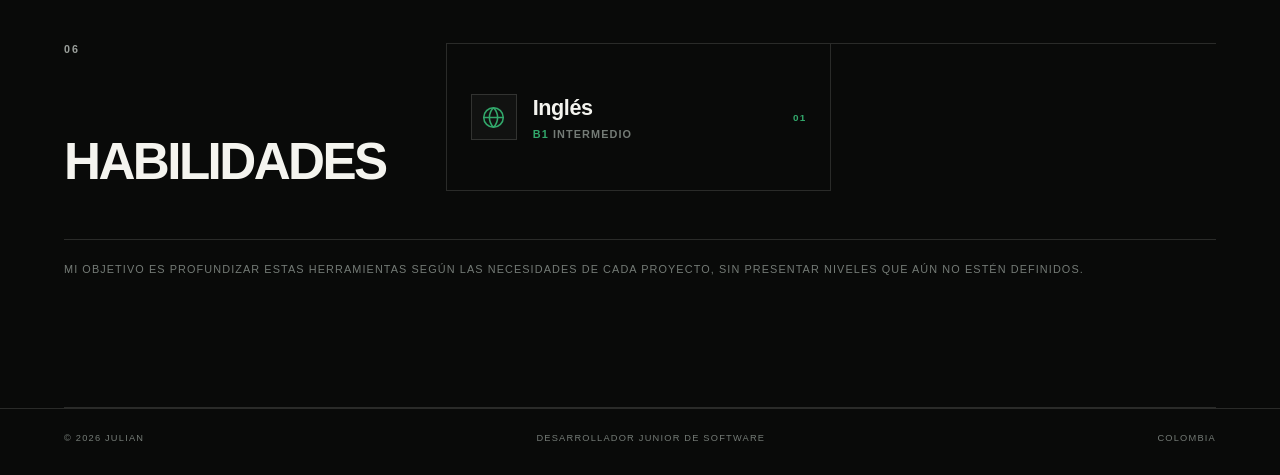
<file: pages/stack.html>
<!DOCTYPE html>
<html lang="es">

<head>
    <meta charset="UTF-8">
    <meta name="viewport" content="width=device-width, initial-scale=1.0">
    <meta
        name="description"
        content="Tecnologías y herramientas que Julian utiliza y continúa aprendiendo como Junior Software Developer."
    >
    <title>Stack | Julian</title>
    <link rel="icon" href="../assets/icons/favicon.svg" type="image/svg+xml">
    <link rel="stylesheet" href="../css/styles.css">
    <link rel="stylesheet" href="../css/stack.css">
</head>

<body>
    <a class="skip-link" href="#main-content">Ir al contenido</a>

    <!-- Fondo animado -->
    <canvas id="bg"></canvas>

    <header class="site-nav" data-site-nav>
        <a class="brand" href="../index.html">J.</a>

        <button
            class="nav-toggle"
            type="button"
            aria-label="Abrir navegación"
            aria-expanded="false"
            aria-controls="primary-navigation"
            data-nav-toggle
        >
            <span class="nav-toggle-lines" aria-hidden="true"></span>
        </button>

        <nav class="nav-links" id="primary-navigation" aria-label="Navegación principal" data-nav-menu>
            <a href="about.html">About</a>
            <a href="stack.html" aria-current="page">Stack</a>
            <a href="projects.html">Projects</a>
            <a href="contact.html">Contact</a>
        </nav>

        <a class="nav-contact" href="contact.html">
            Let's talk <span aria-hidden="true">↗</span>
        </a>
    </header>

    <main id="main-content">
        <div class="page-shell">
            <section class="page-hero" aria-labelledby="stack-title">
                <div class="page-kicker reveal-up">
                    <span>02 / 04</span>
                    <span>Tech stack</span>
                </div>

                <h1 class="page-title reveal-up" id="stack-title">
                    Tools for
                    <span class="title-outline">building.</span>
                </h1>

                <p class="page-intro reveal-up">
                    Tecnologías y herramientas que utilizo en mi proceso de aprendizaje y construcción.
                    Esta es mi stack actual, no una clasificación de experiencia.
                </p>
            </section>

            <section class="content-section" aria-labelledby="stack-overview-title">
                <div class="stack-intro">
                    <div class="reveal-left">
                        <p class="section-label">
                            <span>01</span>
                            <span>Overview</span>
                        </p>
                        <h2 class="section-title" id="stack-overview-title">Un stack para seguir creciendo.</h2>
                    </div>

                    <p class="stack-note reveal-right">
                        <strong>Learning stack</strong>
                        Cada tecnología representa una herramienta de aprendizaje o una área que sigo
                        desarrollando.
                    </p>
                </div>

                <div class="stack-groups">
                    <section class="stack-group" aria-labelledby="languages-title">
                        <div class="group-heading reveal-left">
                            <p class="section-label"><span>01</span></p>
                            <h2 id="languages-title">Languages</h2>
                        </div>

                        <ul class="technology-list reveal-right">
                            <li class="technology-item">
                                <span class="technology-icon"><img src="../assets/icons/technologies/java.svg" alt=""></span>
                                <h3>Java</h3>
                                <span class="technology-mark">01</span>
                            </li>
                            <li class="technology-item">
                                <span class="technology-icon"><img src="../assets/icons/technologies/javascript.svg" alt=""></span>
                                <h3>JavaScript</h3>
                                <span class="technology-mark">02</span>
                            </li>
                            <li class="technology-item">
                                <span class="technology-icon"><img src="../assets/icons/technologies/python.svg" alt=""></span>
                                <h3>Python</h3>
                                <span class="technology-mark">03</span>
                            </li>
                            <li class="technology-item">
                                <span class="technology-icon"><img src="../assets/icons/technologies/sql.svg" alt=""></span>
                                <h3>SQL</h3>
                                <span class="technology-mark">04</span>
                            </li>
                            <li class="technology-item">
                                <span class="technology-icon"><img src="../assets/icons/technologies/html5.svg" alt=""></span>
                                <h3>HTML</h3>
                                <span class="technology-mark">05</span>
                            </li>
                            <li class="technology-item">
                                <span class="technology-icon"><img src="../assets/icons/technologies/css3.svg" alt=""></span>
                                <h3>CSS</h3>
                                <span class="technology-mark">06</span>
                            </li>
                        </ul>
                    </section>

                    <section class="stack-group" aria-labelledby="backend-title">
                        <div class="group-heading reveal-left">
                            <p class="section-label"><span>02</span></p>
                            <h2 id="backend-title">Backend</h2>
                        </div>

                        <ul class="technology-list reveal-right">
                            <li class="technology-item">
                                <span class="technology-icon"><img src="../assets/icons/technologies/spring-boot.svg" alt=""></span>
                                <h3>Spring Boot</h3>
                                <span class="technology-mark">01</span>
                            </li>
                            <li class="technology-item">
                                <span class="technology-icon"><img src="../assets/icons/technologies/spring-security.svg" alt=""></span>
                                <h3 data-en="Spring Security &amp; JWT">Spring Security y JWT</h3>
                                <span class="technology-mark">02</span>
                            </li>
                            <li class="technology-item">
                                <span class="technology-icon"><img src="../assets/icons/technologies/jpa.svg" alt=""></span>
                                <h3>JPA / Hibernate</h3>
                                <span class="technology-mark">03</span>
                            </li>
                            <li class="technology-item">
                                <span class="technology-icon"><img src="../assets/icons/technologies/rest-api.svg" alt=""></span>
                                <h3>REST APIs</h3>
                                <span class="technology-mark">04</span>
                            </li>
                            <li class="technology-item">
                                <span class="technology-icon"><img src="../assets/icons/technologies/openapi.svg" alt=""></span>
                                <h3>Swagger / OpenAPI</h3>
                                <span class="technology-mark">05</span>
                            </li>
                        </ul>
                    </section>

                    <section class="stack-group" aria-labelledby="databases-title">
                        <div class="group-heading reveal-left">
                            <p class="section-label"><span>03</span></p>
                            <h2 id="databases-title">Databases</h2>
                        </div>

                        <ul class="technology-list reveal-right">
                            <li class="technology-item">
                                <span class="technology-icon"><img src="../assets/icons/technologies/postgresql.svg" alt=""></span>
                                <h3>PostgreSQL</h3>
                                <span class="technology-mark">01</span>
                            </li>
                            <li class="technology-item">
                                <span class="technology-icon"><img src="../assets/icons/technologies/mysql.svg" alt=""></span>
                                <h3>MySQL</h3>
                                <span class="technology-mark">02</span>
                            </li>
                        </ul>
                    </section>

                    <section class="stack-group" aria-labelledby="ai-title">
                        <div class="group-heading reveal-left">
                            <p class="section-label"><span>04</span></p>
                            <h2 id="ai-title" data-en="AI &amp; automation">IA y automatización</h2>
                        </div>

                        <ul class="technology-list reveal-right">
                            <li class="technology-item">
                                <span class="technology-icon"><img src="../assets/icons/technologies/n8n.svg" alt=""></span>
                                <h3>n8n</h3>
                                <span class="technology-mark">01</span>
                            </li>
                            <li class="technology-item">
                                <span class="technology-icon"><img src="../assets/icons/technologies/qdrant.svg" alt=""></span>
                                <h3>Qdrant</h3>
                                <span class="technology-mark">02</span>
                            </li>
                            <li class="technology-item">
                                <span class="technology-icon"><img src="../assets/icons/technologies/rag.svg" alt=""></span>
                                <h3 data-en="RAG with LLMs (OpenRouter)">RAG con LLMs (OpenRouter)</h3>
                                <span class="technology-mark">03</span>
                            </li>
                        </ul>
                    </section>

                    <section class="stack-group" aria-labelledby="tools-title">
                        <div class="group-heading reveal-left">
                            <p class="section-label"><span>05</span></p>
                            <h2 id="tools-title">Tools</h2>
                        </div>

                        <ul class="technology-list reveal-right">
                            <li class="technology-item">
                                <span class="technology-icon"><img src="../assets/icons/technologies/git.svg" alt=""></span>
                                <h3>Git</h3>
                                <span class="technology-mark">01</span>
                            </li>
                            <li class="technology-item">
                                <span class="technology-icon"><img src="../assets/icons/technologies/github.svg" alt=""></span>
                                <h3>GitHub</h3>
                                <span class="technology-mark">02</span>
                            </li>
                            <li class="technology-item">
                                <span class="technology-icon"><img src="../assets/icons/technologies/docker.svg" alt=""></span>
                                <h3 data-en="Docker &amp; Docker Compose">Docker y Docker Compose</h3>
                                <span class="technology-mark">03</span>
                            </li>
                            <li class="technology-item">
                                <span class="technology-icon"><img src="../assets/icons/technologies/build.svg" alt=""></span>
                                <h3 data-en="Maven &amp; Gradle">Maven y Gradle</h3>
                                <span class="technology-mark">04</span>
                            </li>
                            <li class="technology-item">
                                <span class="technology-icon"><img src="../assets/icons/technologies/testing.svg" alt=""></span>
                                <h3 data-en="JUnit 5 &amp; Mockito">JUnit 5 y Mockito</h3>
                                <span class="technology-mark">05</span>
                            </li>
                        </ul>
                    </section>

                    <section class="stack-group" aria-labelledby="skills-title">
                        <div class="group-heading reveal-left">
                            <p class="section-label"><span>06</span></p>
                            <h2 id="skills-title">Skills</h2>
                        </div>

                        <ul class="technology-list reveal-right">
                            <li class="technology-item technology-item-skill">
                                <span class="technology-icon"><img src="../assets/icons/technologies/english.svg" alt=""></span>
                                <div class="technology-copy">
                                    <h3>Inglés</h3>
                                    <p><strong>B1</strong> <span class="skill-description">Intermedio</span></p>
                                </div>
                                <span class="technology-mark">01</span>
                            </li>
                        </ul>
                    </section>
                </div>

                <p class="stack-footer-note reveal-up">
                    Mi objetivo es profundizar estas herramientas según las necesidades de cada proyecto,
                    sin presentar niveles que aún no estén definidos.
                </p>
            </section>
        </div>
    </main>

    <footer>
        <span>© 2026 Julian</span>
        <span>Junior Software Developer</span>
        <span>Colombia</span>
    </footer>

    <script src="../script.js"></script>
    <script src="../js/i18n.js"></script>
    <script src="../js/nav.js"></script>
    <script src="../js/reveal.js"></script>
</body>

</html>
</file>
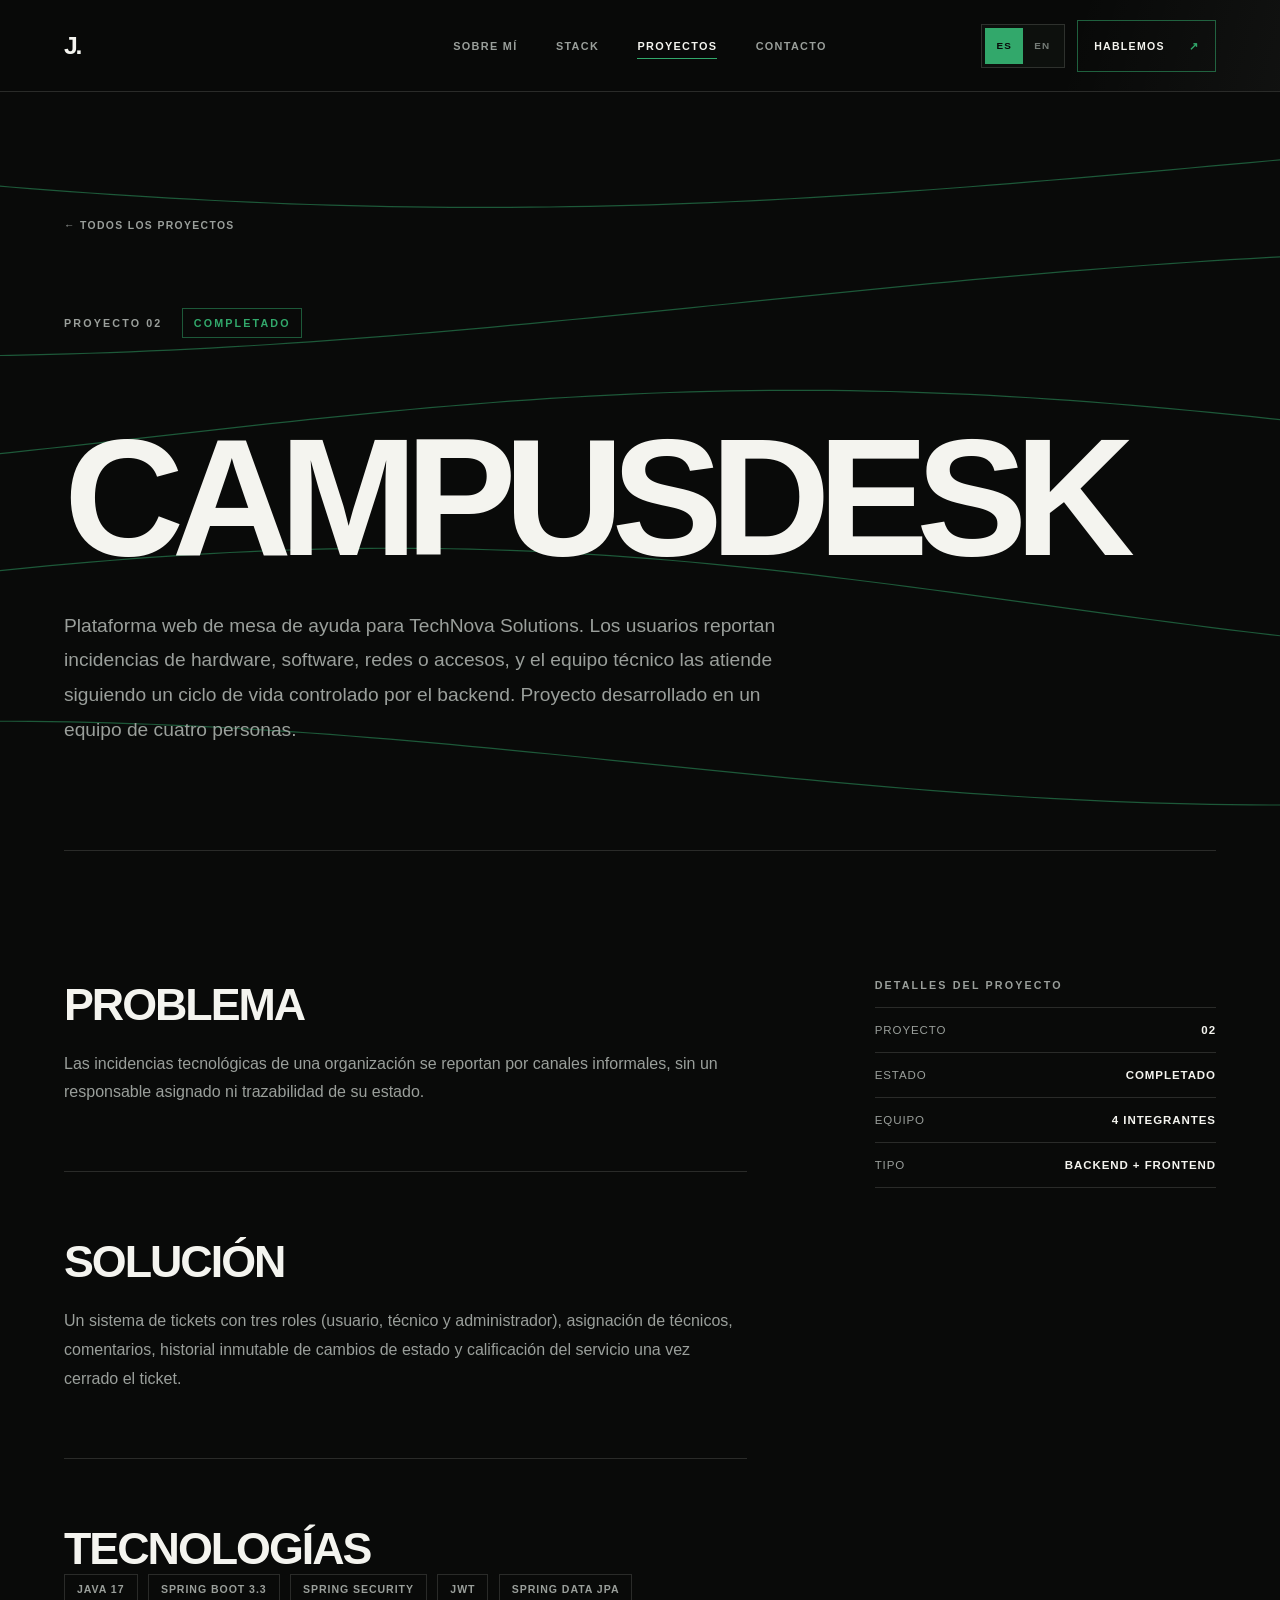
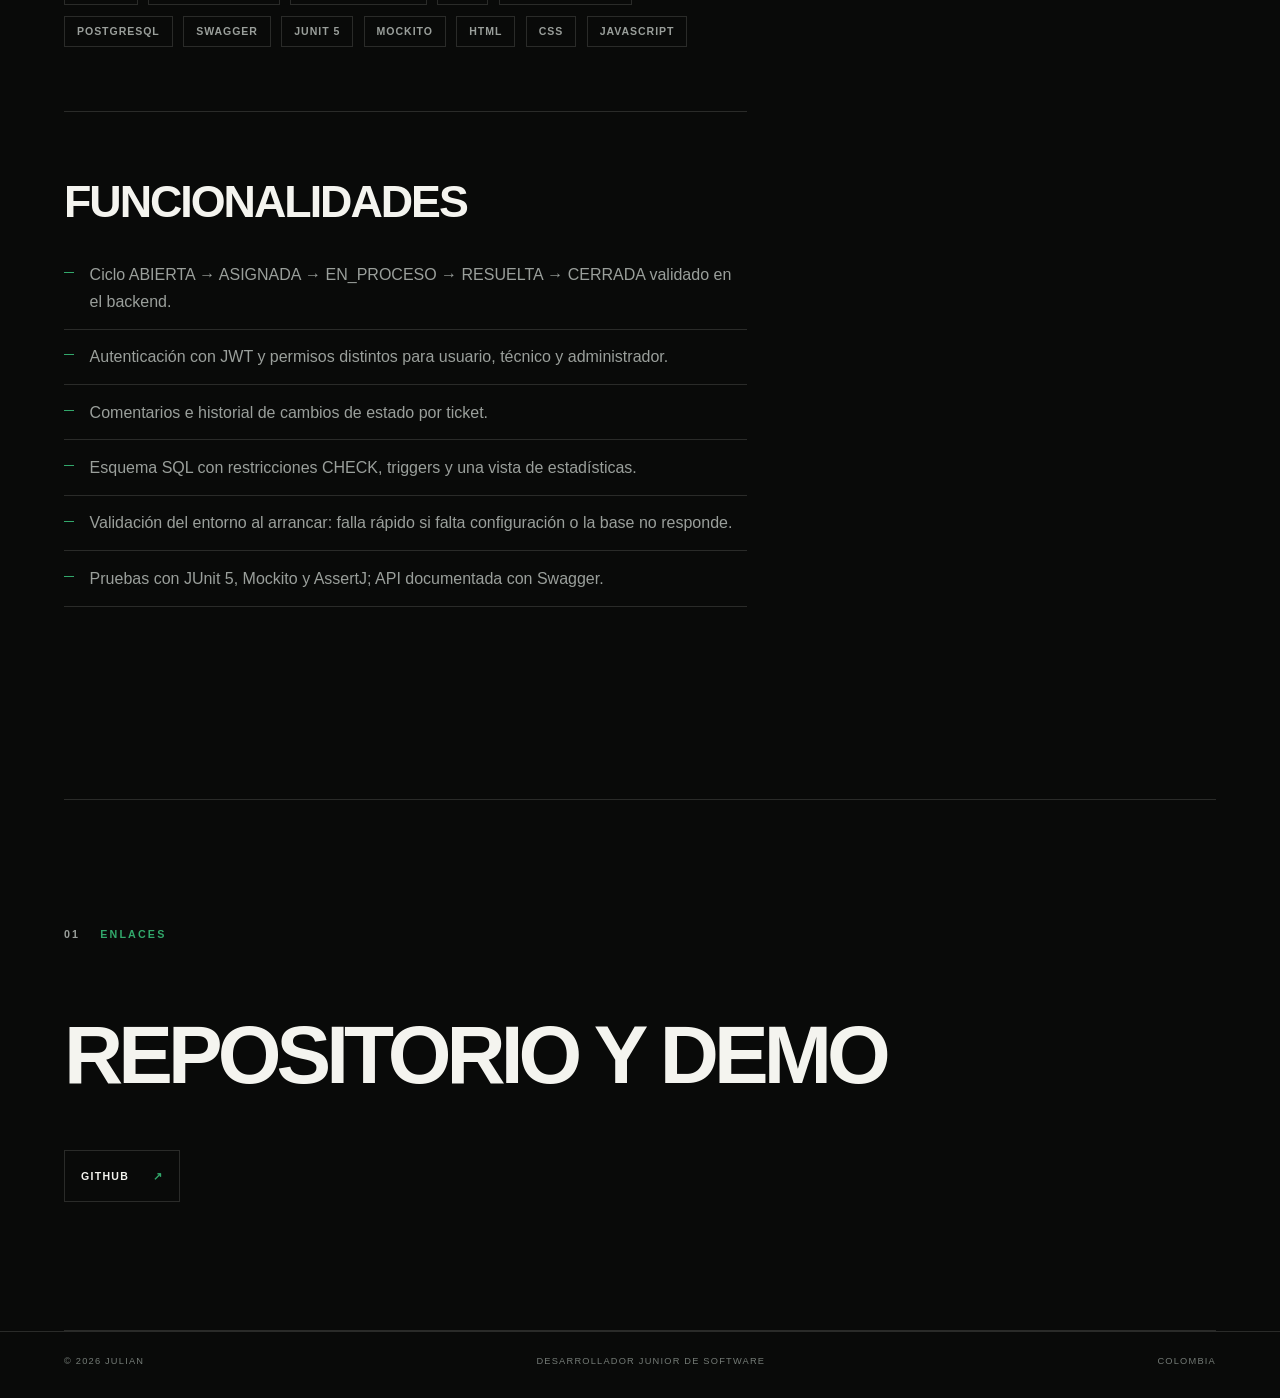
<file: pages/projects/campusdesk.html>
<!DOCTYPE html>
<html lang="es">

<head>
    <meta charset="UTF-8">
    <meta name="viewport" content="width=device-width, initial-scale=1.0">
    <meta
        name="description"
        content="CampusDesk: mesa de ayuda web con Spring Boot, Spring Security, JWT y PostgreSQL, desarrollada en equipo."
    >
    <title data-en="CampusDesk — Project 02 | Julian">CampusDesk — Proyecto 02 | Julian</title>
    <link rel="icon" href="../../assets/icons/favicon.svg" type="image/svg+xml">
    <link rel="stylesheet" href="../../css/styles.css">
    <link rel="stylesheet" href="../../css/projects.css">
</head>

<body>
    <a class="skip-link" href="#main-content">Ir al contenido</a>

    <!-- Fondo animado -->
    <canvas id="bg"></canvas>

    <header class="site-nav" data-site-nav>
        <a class="brand" href="../../index.html">J.</a>

        <button
            class="nav-toggle"
            type="button"
            aria-label="Abrir navegación"
            aria-expanded="false"
            aria-controls="primary-navigation"
            data-nav-toggle
        >
            <span class="nav-toggle-lines" aria-hidden="true"></span>
        </button>

        <nav class="nav-links" id="primary-navigation" aria-label="Navegación principal" data-nav-menu>
            <a href="../about.html">About</a>
            <a href="../stack.html">Stack</a>
            <a href="../projects.html" aria-current="page">Projects</a>
            <a href="../contact.html">Contact</a>
        </nav>

        <a class="nav-contact" href="../contact.html">
            Let's talk <span aria-hidden="true">↗</span>
        </a>
    </header>

    <main id="main-content">
        <div class="page-shell">
            <section class="page-hero project-detail-hero" aria-labelledby="campusdesk-title">
                <a class="breadcrumb reveal-up" href="../projects.html" data-en="← All projects">← Todos los proyectos</a>

                <div class="page-kicker reveal-up">
                    <span data-en="Project 02">Proyecto 02</span>
                    <span class="project-status" data-en="Completed">Completado</span>
                </div>

                <h1 class="project-detail-title reveal-up" id="campusdesk-title" data-en="CampusDesk">CampusDesk</h1>
                <p class="project-detail-summary reveal-up" data-en="Help desk web platform for TechNova Solutions. Users report hardware, software, network, or access issues, and the tech team handles them through a lifecycle enforced by the backend. Built by a team of four.">Plataforma web de mesa de ayuda para TechNova Solutions. Los usuarios reportan incidencias de hardware, software, redes o accesos, y el equipo técnico las atiende siguiendo un ciclo de vida controlado por el backend. Proyecto desarrollado en un equipo de cuatro personas.</p>
            </section>

            <section class="content-section" aria-label="Información del proyecto" data-en-label="Project information">
                <div class="detail-grid" data-reveal-group>
                    <div class="detail-main reveal-left">
                        <article class="detail-block">
                            <h2>Problem</h2>
                            <p data-en="An organization&#x27;s technology issues get reported through informal channels, with no assigned owner and no way to track their status.">Las incidencias tecnológicas de una organización se reportan por canales informales, sin un responsable asignado ni trazabilidad de su estado.</p>
                        </article>

                        <article class="detail-block">
                            <h2>Solution</h2>
                            <p data-en="A ticketing system with three roles (user, technician, and admin), technician assignment, comments, an immutable status history, and a service rating once the ticket is closed.">Un sistema de tickets con tres roles (usuario, técnico y administrador), asignación de técnicos, comentarios, historial inmutable de cambios de estado y calificación del servicio una vez cerrado el ticket.</p>
                        </article>

                        <article class="detail-block">
                            <h2>Technologies</h2>
                            <ul class="tag-list" aria-label="Tecnologías del proyecto" data-en-label="Project technologies">
                                <li class="tag">Java 17</li>
                                <li class="tag">Spring Boot 3.3</li>
                                <li class="tag">Spring Security</li>
                                <li class="tag">JWT</li>
                                <li class="tag">Spring Data JPA</li>
                                <li class="tag">PostgreSQL</li>
                                <li class="tag">Swagger</li>
                                <li class="tag">JUnit 5</li>
                                <li class="tag">Mockito</li>
                                <li class="tag">HTML</li>
                                <li class="tag">CSS</li>
                                <li class="tag">JavaScript</li>
                            </ul>
                        </article>

                        <article class="detail-block">
                            <h2>Features</h2>
                            <ul class="detail-list">
                                <li data-en="OPEN → ASSIGNED → IN_PROGRESS → RESOLVED → CLOSED lifecycle enforced by the backend.">Ciclo ABIERTA → ASIGNADA → EN_PROCESO → RESUELTA → CERRADA validado en el backend.</li>
                                <li data-en="JWT authentication with different permissions for user, technician, and admin.">Autenticación con JWT y permisos distintos para usuario, técnico y administrador.</li>
                                <li data-en="Comments and status-change history per ticket.">Comentarios e historial de cambios de estado por ticket.</li>
                                <li data-en="SQL schema with CHECK constraints, triggers, and a statistics view.">Esquema SQL con restricciones CHECK, triggers y una vista de estadísticas.</li>
                                <li data-en="Startup environment checks: fails fast when configuration is missing or the database is down.">Validación del entorno al arrancar: falla rápido si falta configuración o la base no responde.</li>
                                <li data-en="Tests with JUnit 5, Mockito, and AssertJ; API documented with Swagger.">Pruebas con JUnit 5, Mockito y AssertJ; API documentada con Swagger.</li>
                            </ul>
                        </article>
                    </div>

                    <aside class="detail-aside reveal-right" aria-label="Resumen del proyecto" data-en-label="Project overview">
                        <h2>Project details</h2>
                        <ul class="detail-facts">
                            <li><span data-en="Project">Proyecto</span><strong data-en="02">02</strong></li>
                            <li><span data-en="Status">Estado</span><strong data-en="Completed">Completado</strong></li>
                            <li><span data-en="Team">Equipo</span><strong data-en="4 members">4 integrantes</strong></li>
                            <li><span data-en="Type">Tipo</span><strong data-en="Backend + frontend">Backend + frontend</strong></li>
                        </ul>
                    </aside>
                </div>
            </section>

            <section class="content-section" aria-labelledby="campusdesk-links-title" data-reveal-group>
                <p class="section-label reveal-up"><span>01</span><span>Links</span></p>
                <h2 class="section-title" id="campusdesk-links-title">Repository &amp; demo</h2>

                <div class="project-links">
                    <a class="button button-secondary" href="https://github.com/julianovalle23/CampusDesk" target="_blank" rel="noopener noreferrer">
                        GitHub <span class="button-arrow" aria-hidden="true">↗</span>
                    </a>
                </div>
            </section>
        </div>
    </main>

    <footer>
        <span>© 2026 Julian</span>
        <span>Junior Software Developer</span>
        <span>Colombia</span>
    </footer>

    <script src="../../script.js"></script>
    <script src="../../js/i18n.js"></script>
    <script src="../../js/nav.js"></script>
    <script src="../../js/reveal.js"></script>
</body>

</html>
</file>
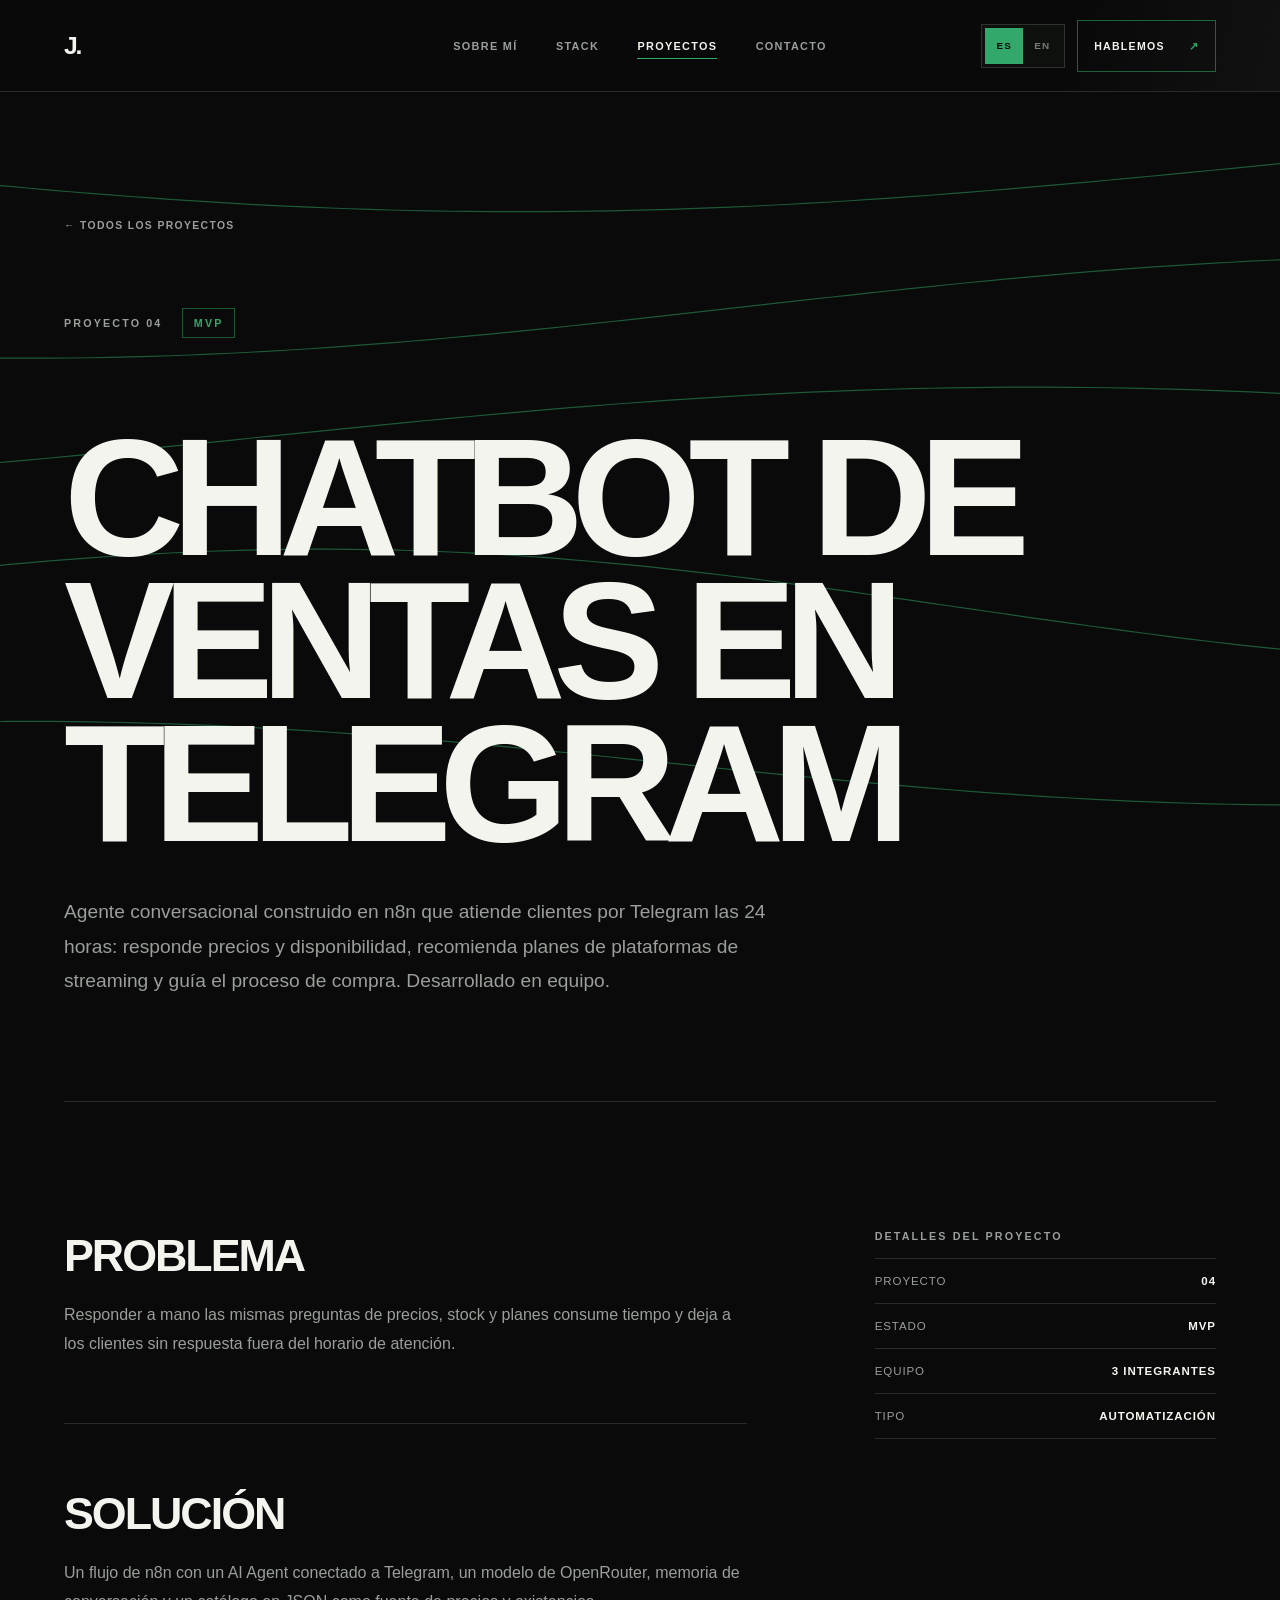
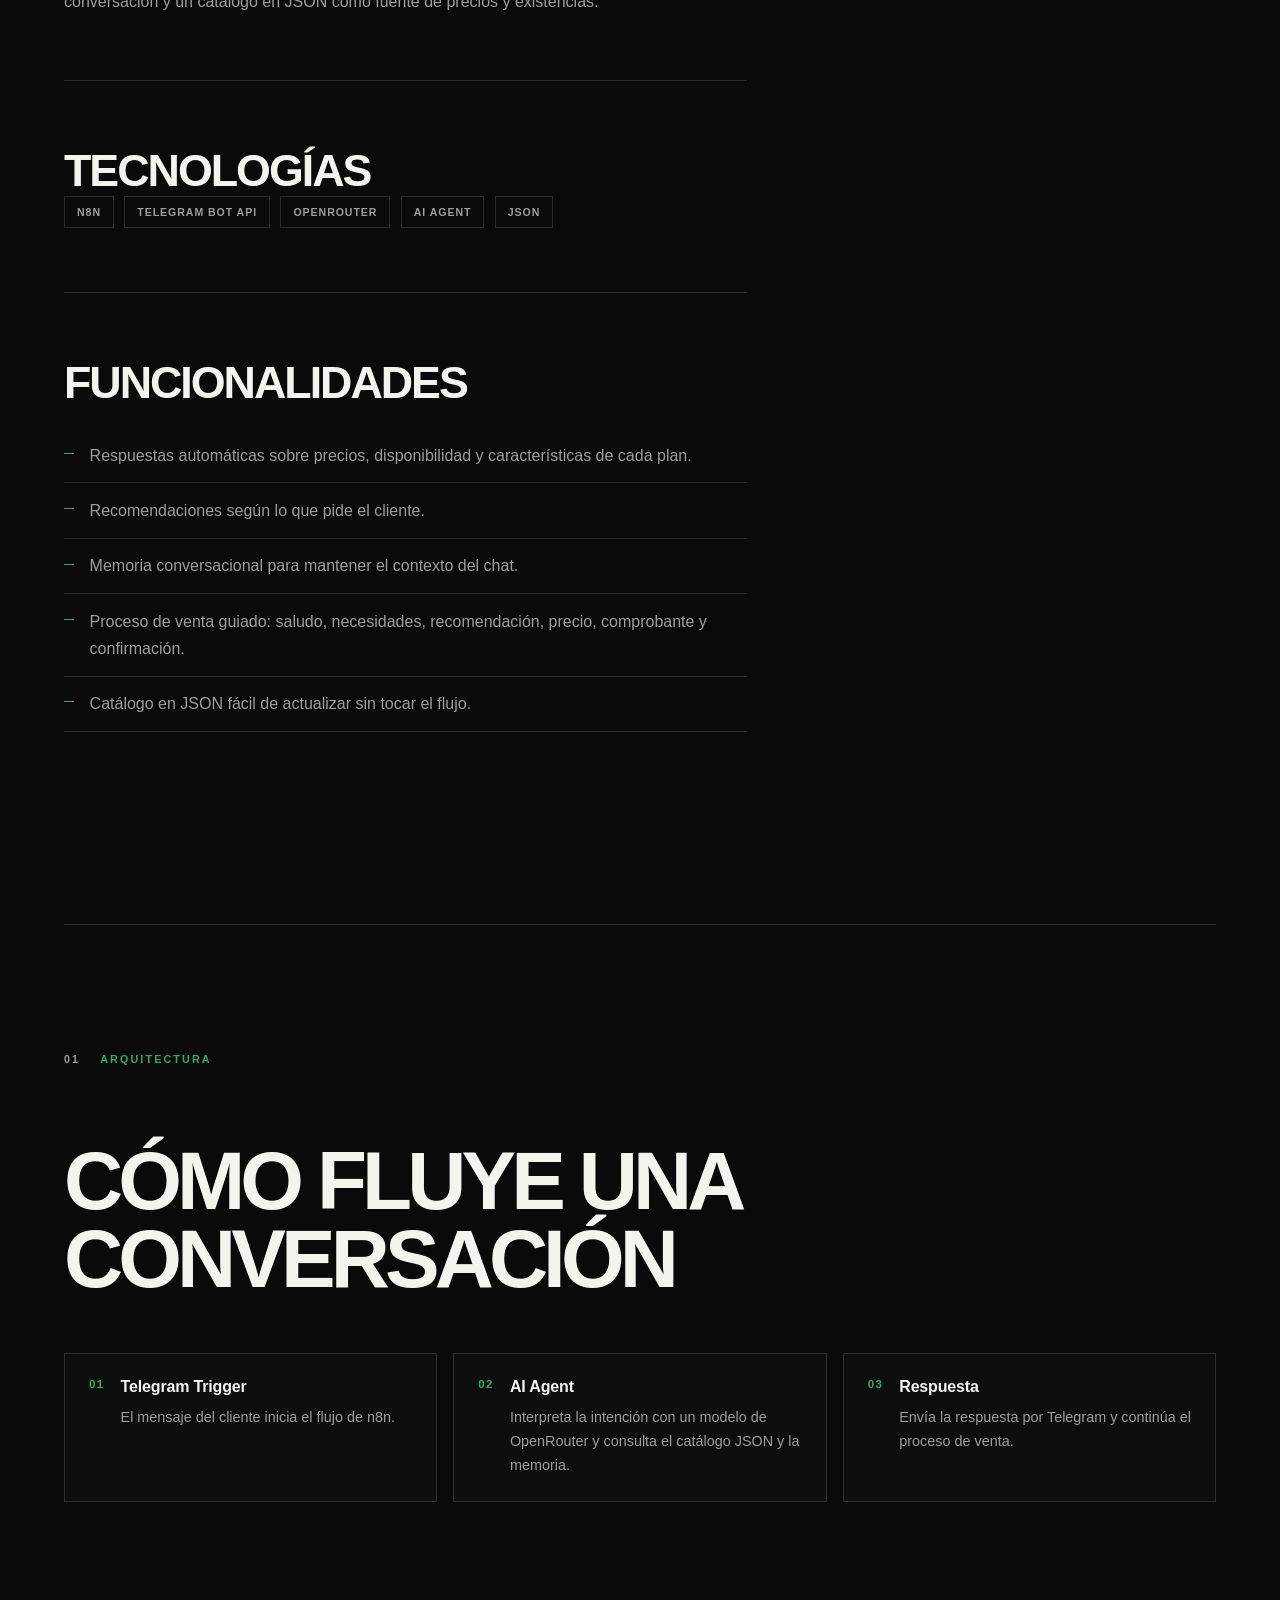
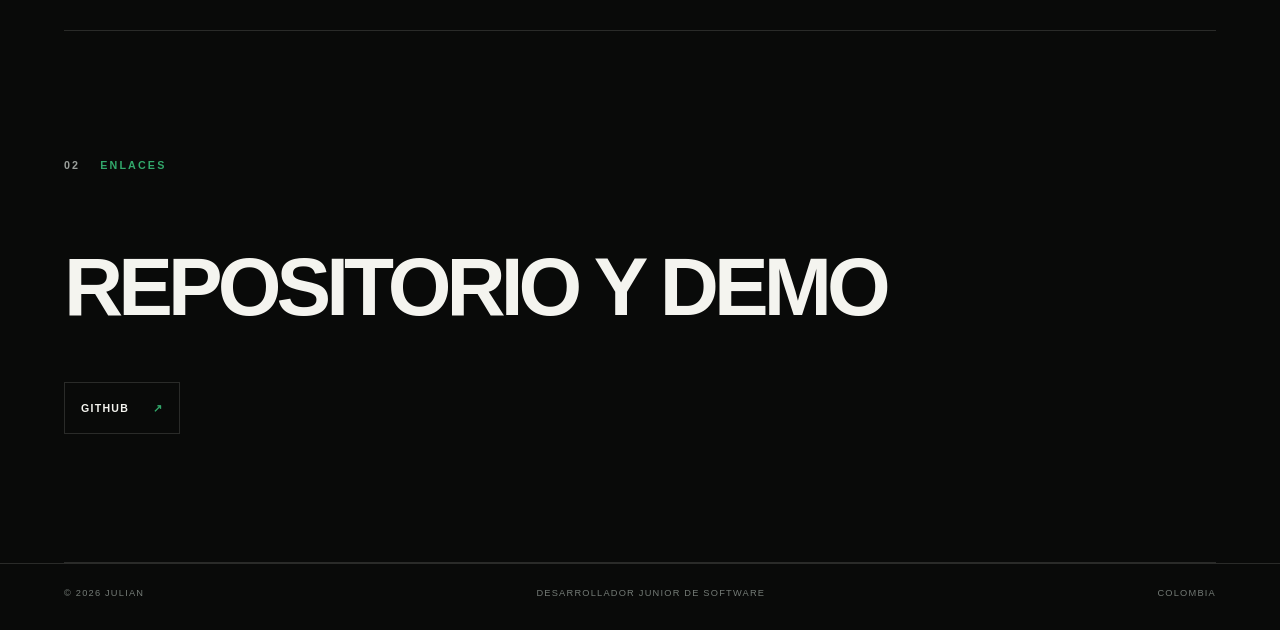
<file: pages/projects/chatbot-ventas.html>
<!DOCTYPE html>
<html lang="es">

<head>
    <meta charset="UTF-8">
    <meta name="viewport" content="width=device-width, initial-scale=1.0">
    <meta
        name="description"
        content="Chatbot de ventas en Telegram construido con n8n, un AI Agent y OpenRouter."
    >
    <title data-en="Telegram Sales Chatbot — Project 04 | Julian">Chatbot de ventas en Telegram — Proyecto 04 | Julian</title>
    <link rel="icon" href="../../assets/icons/favicon.svg" type="image/svg+xml">
    <link rel="stylesheet" href="../../css/styles.css">
    <link rel="stylesheet" href="../../css/projects.css">
</head>

<body>
    <a class="skip-link" href="#main-content">Ir al contenido</a>

    <!-- Fondo animado -->
    <canvas id="bg"></canvas>

    <header class="site-nav" data-site-nav>
        <a class="brand" href="../../index.html">J.</a>

        <button
            class="nav-toggle"
            type="button"
            aria-label="Abrir navegación"
            aria-expanded="false"
            aria-controls="primary-navigation"
            data-nav-toggle
        >
            <span class="nav-toggle-lines" aria-hidden="true"></span>
        </button>

        <nav class="nav-links" id="primary-navigation" aria-label="Navegación principal" data-nav-menu>
            <a href="../about.html">About</a>
            <a href="../stack.html">Stack</a>
            <a href="../projects.html" aria-current="page">Projects</a>
            <a href="../contact.html">Contact</a>
        </nav>

        <a class="nav-contact" href="../contact.html">
            Let's talk <span aria-hidden="true">↗</span>
        </a>
    </header>

    <main id="main-content">
        <div class="page-shell">
            <section class="page-hero project-detail-hero" aria-labelledby="chatbot-ventas-title">
                <a class="breadcrumb reveal-up" href="../projects.html" data-en="← All projects">← Todos los proyectos</a>

                <div class="page-kicker reveal-up">
                    <span data-en="Project 04">Proyecto 04</span>
                    <span class="project-status" data-en="MVP">MVP</span>
                </div>

                <h1 class="project-detail-title reveal-up" id="chatbot-ventas-title" data-en="Telegram Sales Chatbot">Chatbot de ventas en Telegram</h1>
                <p class="project-detail-summary reveal-up" data-en="Conversational agent built in n8n that serves customers on Telegram around the clock: it answers prices and availability, recommends streaming plans, and guides the purchase. Built as a team.">Agente conversacional construido en n8n que atiende clientes por Telegram las 24 horas: responde precios y disponibilidad, recomienda planes de plataformas de streaming y guía el proceso de compra. Desarrollado en equipo.</p>
            </section>

            <section class="content-section" aria-label="Información del proyecto" data-en-label="Project information">
                <div class="detail-grid" data-reveal-group>
                    <div class="detail-main reveal-left">
                        <article class="detail-block">
                            <h2>Problem</h2>
                            <p data-en="Answering the same price, stock, and plan questions by hand takes time and leaves customers without an answer outside business hours.">Responder a mano las mismas preguntas de precios, stock y planes consume tiempo y deja a los clientes sin respuesta fuera del horario de atención.</p>
                        </article>

                        <article class="detail-block">
                            <h2>Solution</h2>
                            <p data-en="An n8n workflow with an AI Agent connected to Telegram, an OpenRouter model, conversation memory, and a JSON catalog as the source of prices and stock.">Un flujo de n8n con un AI Agent conectado a Telegram, un modelo de OpenRouter, memoria de conversación y un catálogo en JSON como fuente de precios y existencias.</p>
                        </article>

                        <article class="detail-block">
                            <h2>Technologies</h2>
                            <ul class="tag-list" aria-label="Tecnologías del proyecto" data-en-label="Project technologies">
                                <li class="tag">n8n</li>
                                <li class="tag">Telegram Bot API</li>
                                <li class="tag">OpenRouter</li>
                                <li class="tag">AI Agent</li>
                                <li class="tag">JSON</li>
                            </ul>
                        </article>

                        <article class="detail-block">
                            <h2>Features</h2>
                            <ul class="detail-list">
                                <li data-en="Automatic answers about prices, availability, and plan features.">Respuestas automáticas sobre precios, disponibilidad y características de cada plan.</li>
                                <li data-en="Recommendations based on what the customer asks for.">Recomendaciones según lo que pide el cliente.</li>
                                <li data-en="Conversation memory to keep the chat context.">Memoria conversacional para mantener el contexto del chat.</li>
                                <li data-en="Guided sales flow: greeting, needs, recommendation, price, receipt, and confirmation.">Proceso de venta guiado: saludo, necesidades, recomendación, precio, comprobante y confirmación.</li>
                                <li data-en="JSON catalog that is easy to update without touching the workflow.">Catálogo en JSON fácil de actualizar sin tocar el flujo.</li>
                            </ul>
                        </article>
                    </div>

                    <aside class="detail-aside reveal-right" aria-label="Resumen del proyecto" data-en-label="Project overview">
                        <h2>Project details</h2>
                        <ul class="detail-facts">
                            <li><span data-en="Project">Proyecto</span><strong data-en="04">04</strong></li>
                            <li><span data-en="Status">Estado</span><strong data-en="MVP">MVP</strong></li>
                            <li><span data-en="Team">Equipo</span><strong data-en="3 members">3 integrantes</strong></li>
                            <li><span data-en="Type">Tipo</span><strong data-en="Automation">Automatización</strong></li>
                        </ul>
                    </aside>
                </div>
            </section>

            <section class="content-section" aria-labelledby="chatbot-ventas-flow-title" data-reveal-group>
                <p class="section-label reveal-up"><span>01</span><span data-en="Architecture">Arquitectura</span></p>
                <h2 class="section-title reveal-up" id="chatbot-ventas-flow-title" data-en="How a conversation flows">Cómo fluye una conversación</h2>
                <ol class="flow-steps">
                    <li class="flow-step reveal-up">
                        <span class="flow-index">01</span>
                        <div>
                            <h3 data-en="Telegram Trigger">Telegram Trigger</h3>
                            <p data-en="The customer&#x27;s message starts the n8n workflow.">El mensaje del cliente inicia el flujo de n8n.</p>
                        </div>
                    </li>
                    <li class="flow-step reveal-up">
                        <span class="flow-index">02</span>
                        <div>
                            <h3 data-en="AI Agent">AI Agent</h3>
                            <p data-en="Understands the intent with an OpenRouter model and checks the JSON catalog and memory.">Interpreta la intención con un modelo de OpenRouter y consulta el catálogo JSON y la memoria.</p>
                        </div>
                    </li>
                    <li class="flow-step reveal-up">
                        <span class="flow-index">03</span>
                        <div>
                            <h3 data-en="Reply">Respuesta</h3>
                            <p data-en="Sends the reply on Telegram and continues the sales flow.">Envía la respuesta por Telegram y continúa el proceso de venta.</p>
                        </div>
                    </li>
                </ol>
            </section>

            <section class="content-section" aria-labelledby="chatbot-ventas-links-title" data-reveal-group>
                <p class="section-label reveal-up"><span>02</span><span>Links</span></p>
                <h2 class="section-title" id="chatbot-ventas-links-title">Repository &amp; demo</h2>

                <div class="project-links">
                    <a class="button button-secondary" href="https://github.com/julianovalle23/streamcrack_N8N" target="_blank" rel="noopener noreferrer">
                        GitHub <span class="button-arrow" aria-hidden="true">↗</span>
                    </a>
                </div>
            </section>
        </div>
    </main>

    <footer>
        <span>© 2026 Julian</span>
        <span>Junior Software Developer</span>
        <span>Colombia</span>
    </footer>

    <script src="../../script.js"></script>
    <script src="../../js/i18n.js"></script>
    <script src="../../js/nav.js"></script>
    <script src="../../js/reveal.js"></script>
</body>

</html>
</file>
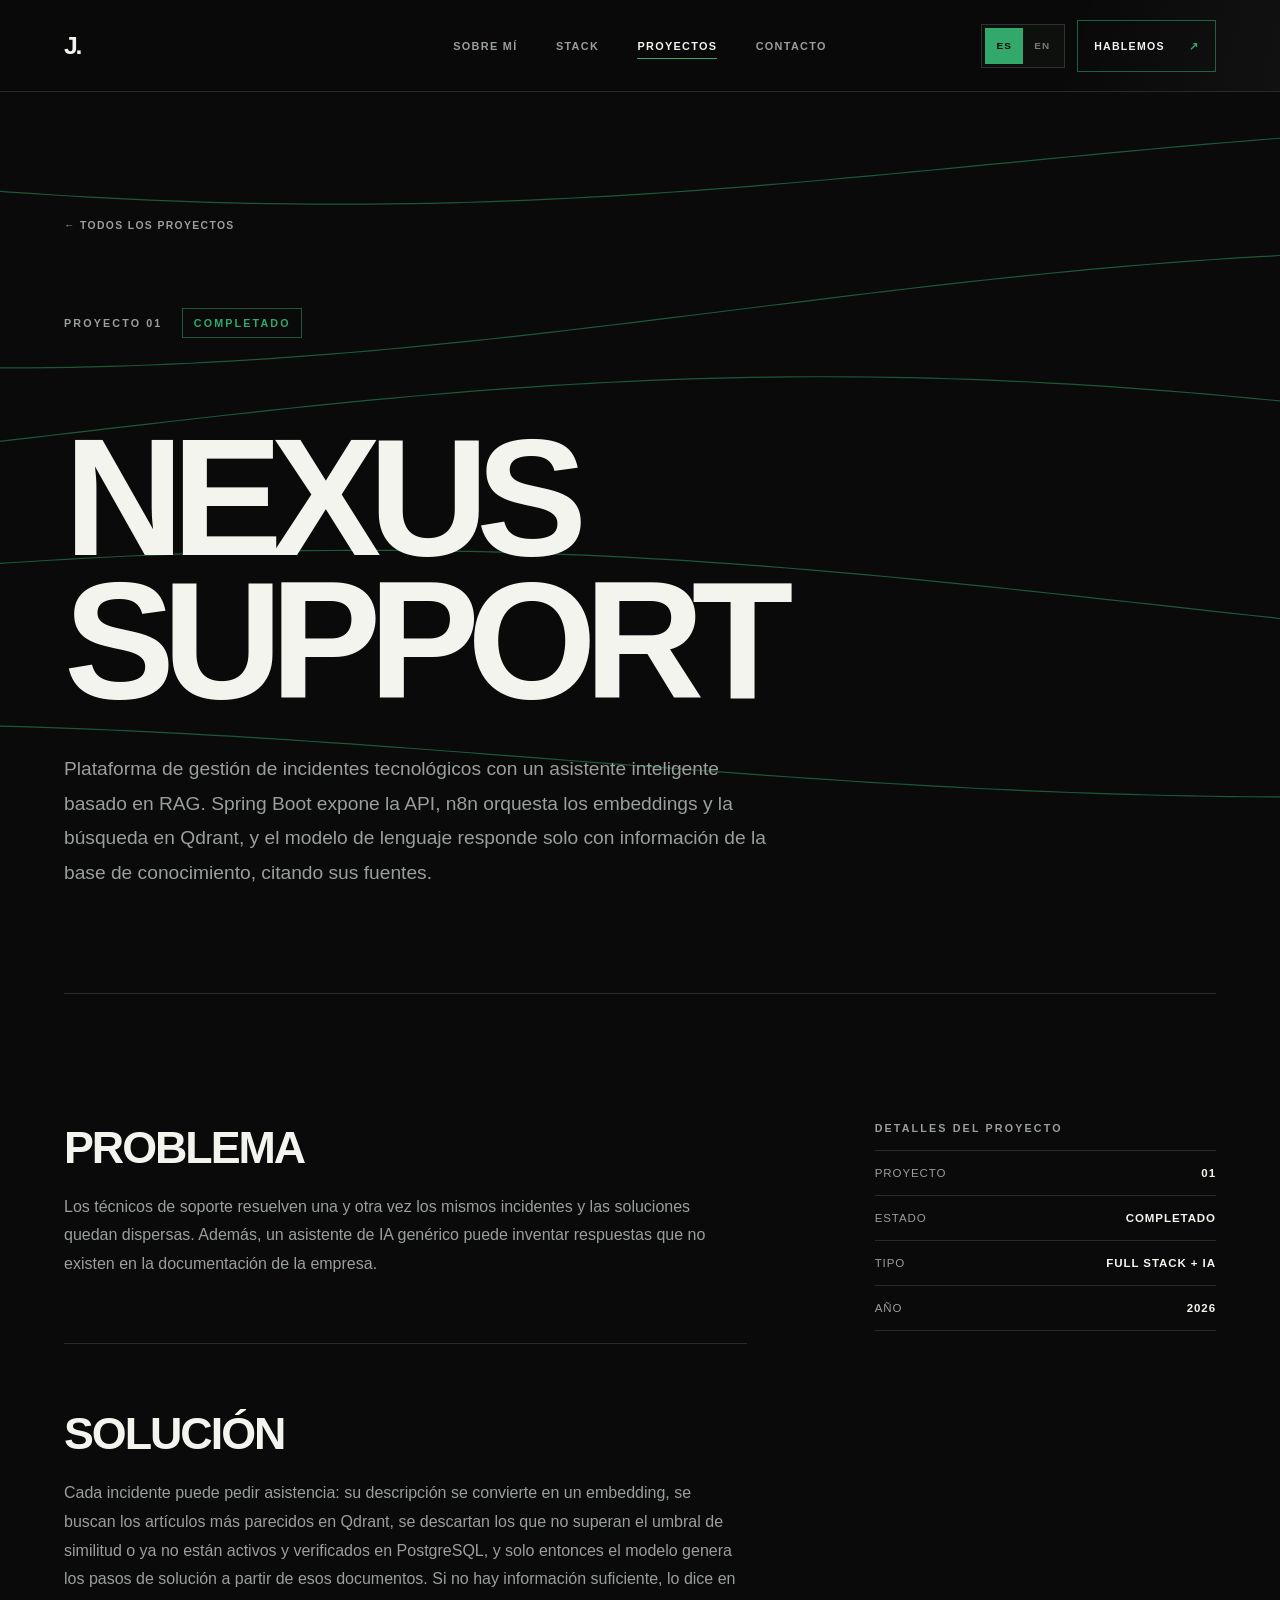
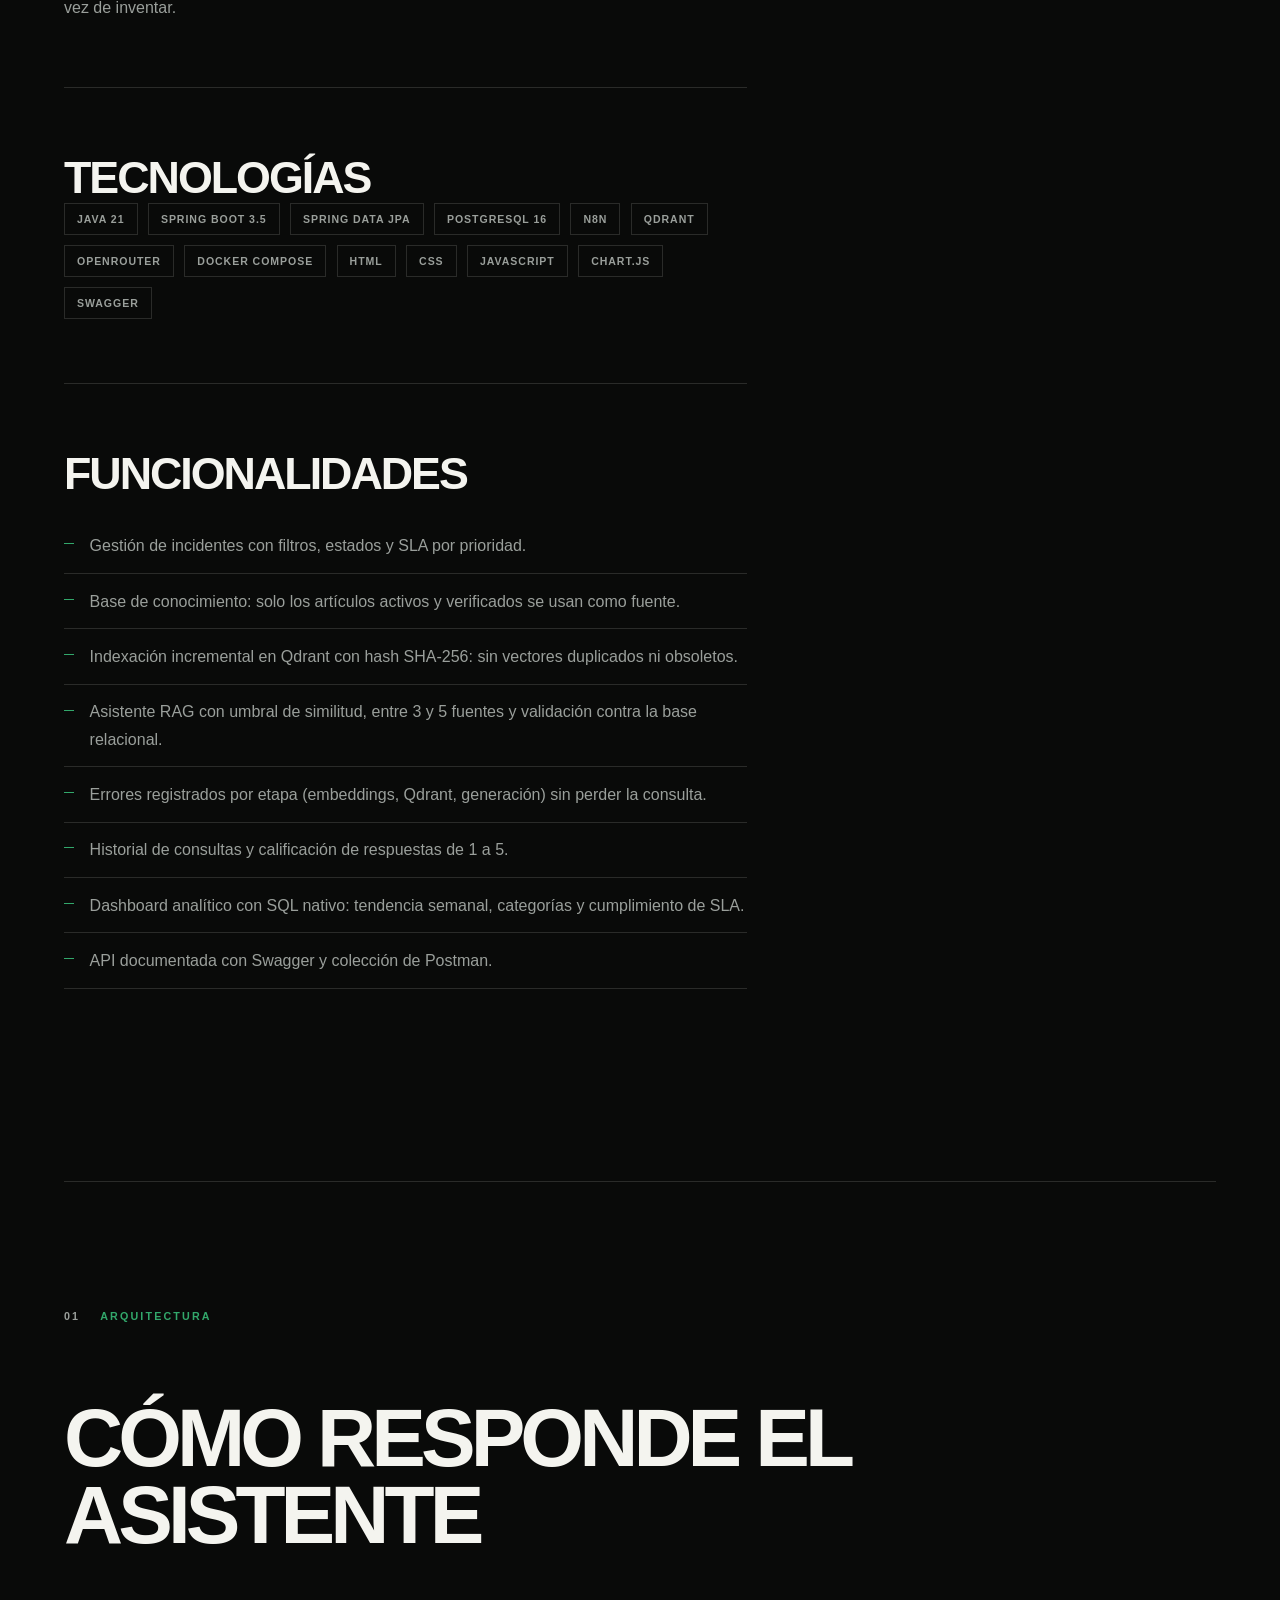
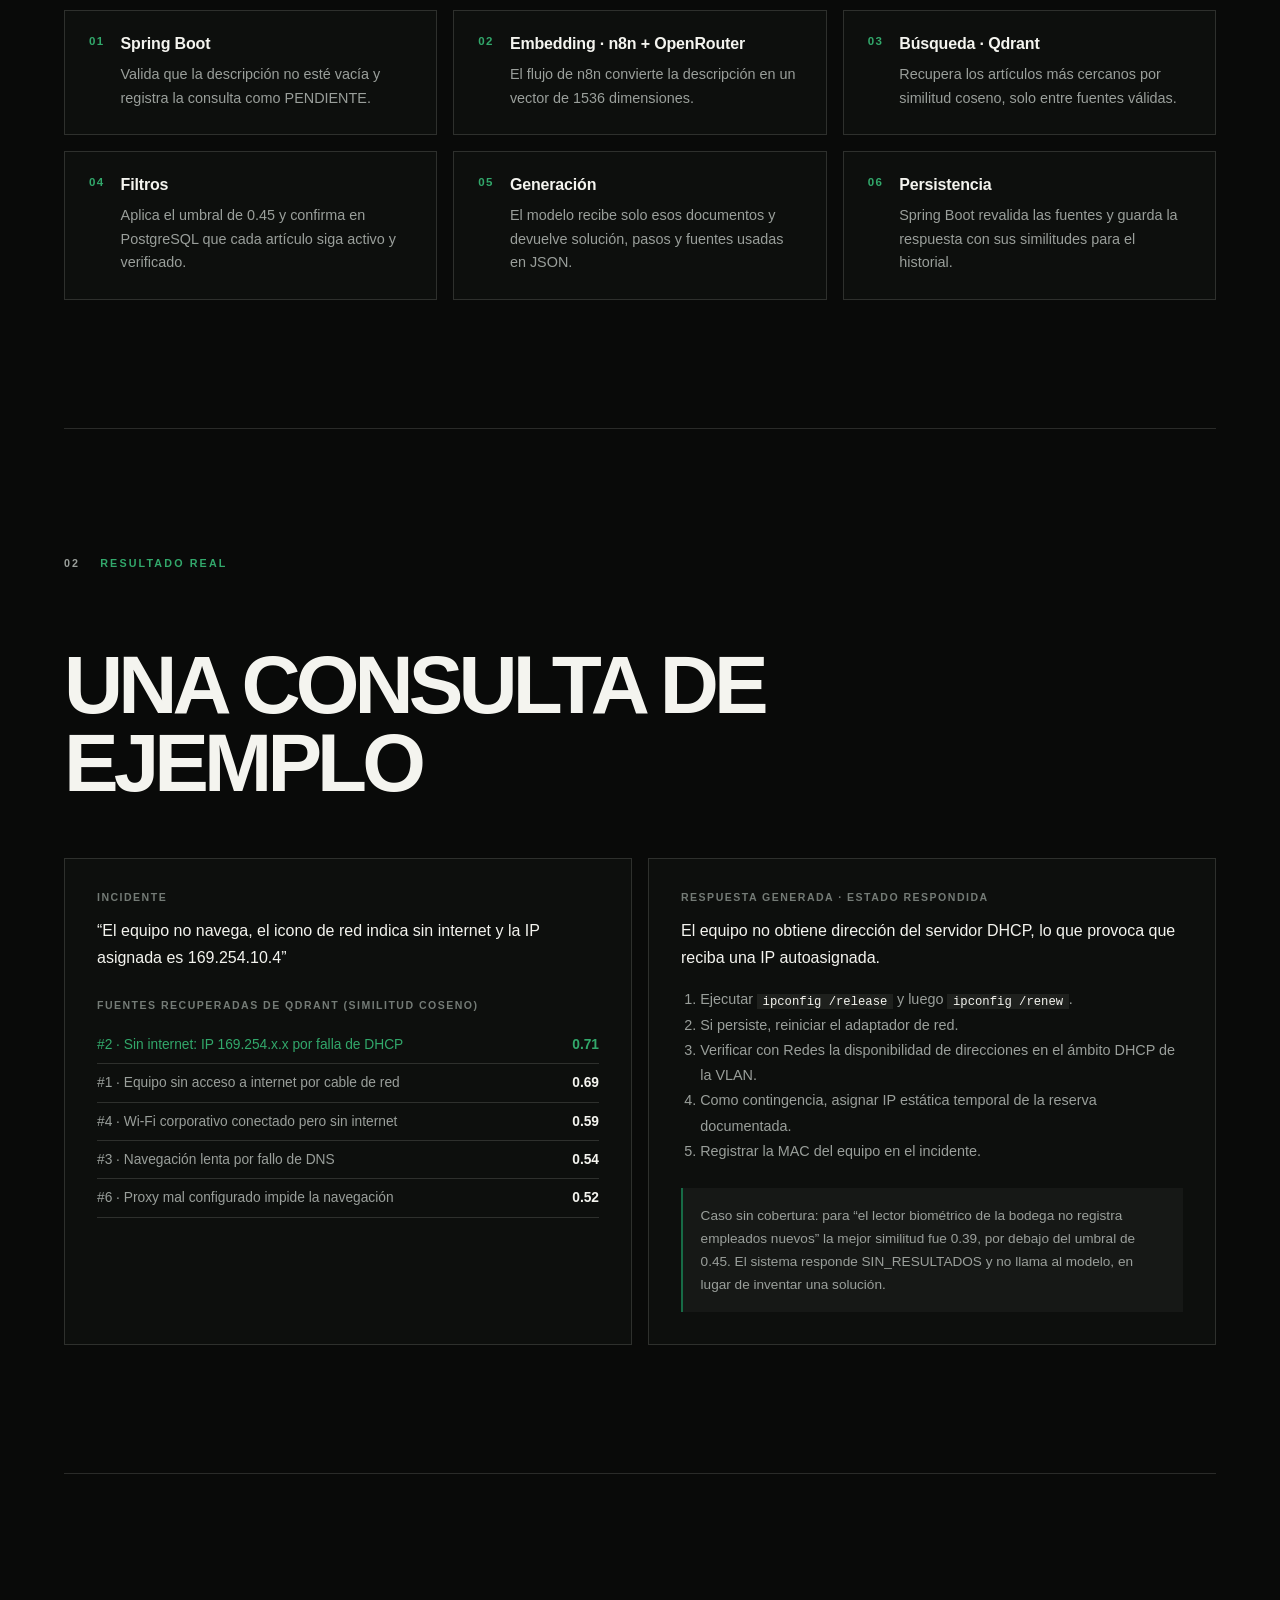
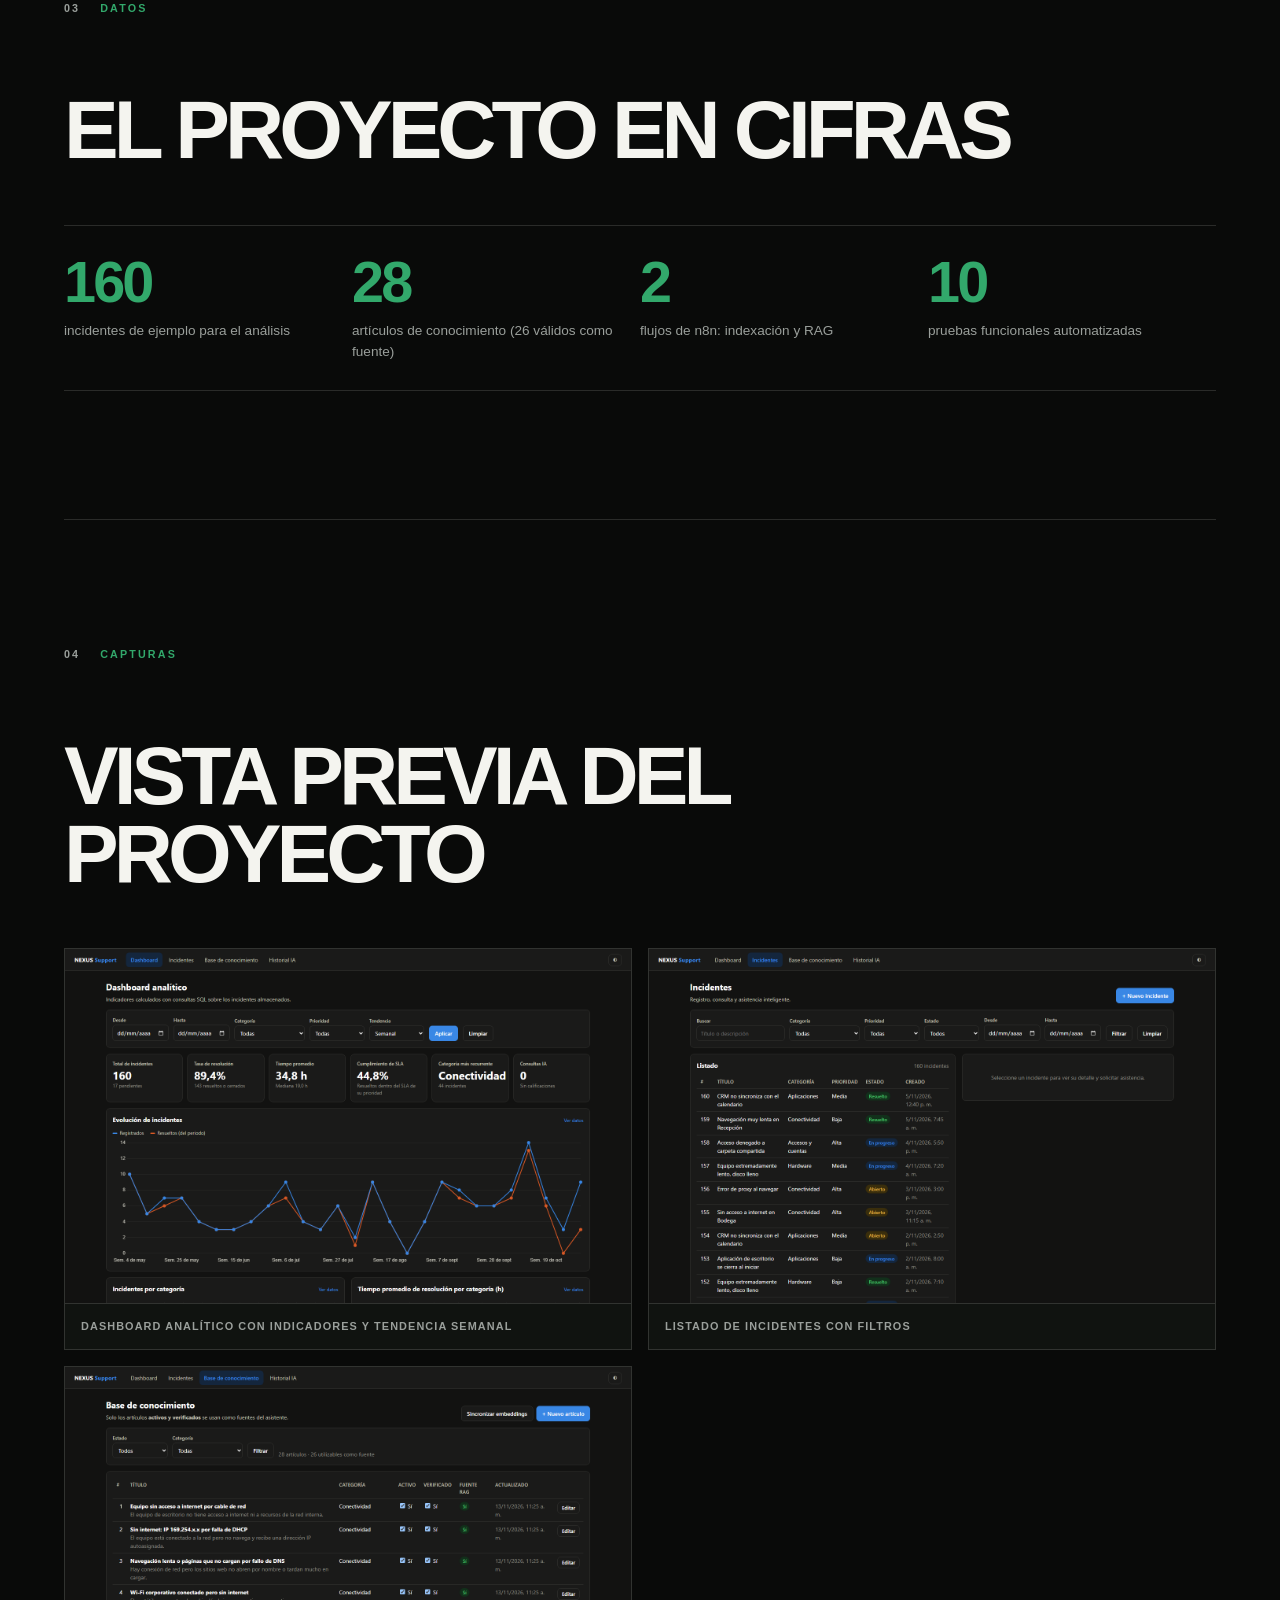
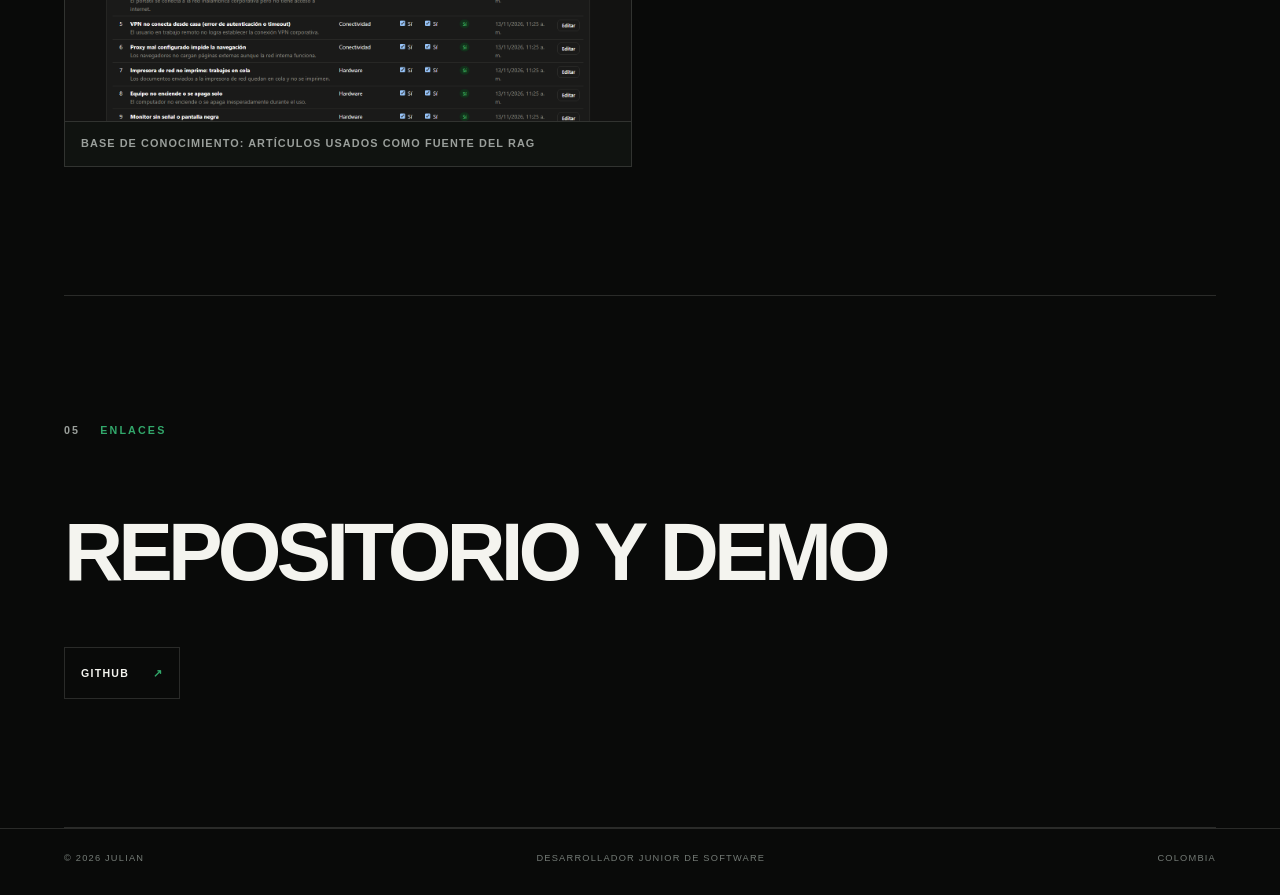
<file: pages/projects/nexus-support.html>
<!DOCTYPE html>
<html lang="es">

<head>
    <meta charset="UTF-8">
    <meta name="viewport" content="width=device-width, initial-scale=1.0">
    <meta
        name="description"
        content="NEXUS Support: mesa de ayuda con asistente de IA basado en RAG, construida con Java, Spring Boot, PostgreSQL, n8n y Qdrant."
    >
    <title data-en="NEXUS Support — Project 01 | Julian">NEXUS Support — Proyecto 01 | Julian</title>
    <link rel="icon" href="../../assets/icons/favicon.svg" type="image/svg+xml">
    <link rel="stylesheet" href="../../css/styles.css">
    <link rel="stylesheet" href="../../css/projects.css">
</head>

<body>
    <a class="skip-link" href="#main-content">Ir al contenido</a>

    <!-- Fondo animado -->
    <canvas id="bg"></canvas>

    <header class="site-nav" data-site-nav>
        <a class="brand" href="../../index.html">J.</a>

        <button
            class="nav-toggle"
            type="button"
            aria-label="Abrir navegación"
            aria-expanded="false"
            aria-controls="primary-navigation"
            data-nav-toggle
        >
            <span class="nav-toggle-lines" aria-hidden="true"></span>
        </button>

        <nav class="nav-links" id="primary-navigation" aria-label="Navegación principal" data-nav-menu>
            <a href="../about.html">About</a>
            <a href="../stack.html">Stack</a>
            <a href="../projects.html" aria-current="page">Projects</a>
            <a href="../contact.html">Contact</a>
        </nav>

        <a class="nav-contact" href="../contact.html">
            Let's talk <span aria-hidden="true">↗</span>
        </a>
    </header>

    <main id="main-content">
        <div class="page-shell">
            <section class="page-hero project-detail-hero" aria-labelledby="nexus-support-title">
                <a class="breadcrumb reveal-up" href="../projects.html" data-en="← All projects">← Todos los proyectos</a>

                <div class="page-kicker reveal-up">
                    <span data-en="Project 01">Proyecto 01</span>
                    <span class="project-status" data-en="Completed">Completado</span>
                </div>

                <h1 class="project-detail-title reveal-up" id="nexus-support-title" data-en="NEXUS Support">NEXUS Support</h1>
                <p class="project-detail-summary reveal-up" data-en="Technology incident management platform with a RAG-based smart assistant. Spring Boot exposes the API, n8n orchestrates embeddings and the Qdrant search, and the language model answers only with knowledge-base content, citing its sources.">Plataforma de gestión de incidentes tecnológicos con un asistente inteligente basado en RAG. Spring Boot expone la API, n8n orquesta los embeddings y la búsqueda en Qdrant, y el modelo de lenguaje responde solo con información de la base de conocimiento, citando sus fuentes.</p>
            </section>

            <section class="content-section" aria-label="Información del proyecto" data-en-label="Project information">
                <div class="detail-grid" data-reveal-group>
                    <div class="detail-main reveal-left">
                        <article class="detail-block">
                            <h2>Problem</h2>
                            <p data-en="Support technicians solve the same incidents over and over while solutions stay scattered. On top of that, a generic AI assistant can invent answers that do not exist in the company documentation.">Los técnicos de soporte resuelven una y otra vez los mismos incidentes y las soluciones quedan dispersas. Además, un asistente de IA genérico puede inventar respuestas que no existen en la documentación de la empresa.</p>
                        </article>

                        <article class="detail-block">
                            <h2>Solution</h2>
                            <p data-en="Every incident can request assistance: its description becomes an embedding, the closest articles are searched in Qdrant, anything below the similarity threshold or no longer active and verified in PostgreSQL is discarded, and only then does the model write solution steps from those documents. When there is not enough information, it says so instead of guessing.">Cada incidente puede pedir asistencia: su descripción se convierte en un embedding, se buscan los artículos más parecidos en Qdrant, se descartan los que no superan el umbral de similitud o ya no están activos y verificados en PostgreSQL, y solo entonces el modelo genera los pasos de solución a partir de esos documentos. Si no hay información suficiente, lo dice en vez de inventar.</p>
                        </article>

                        <article class="detail-block">
                            <h2>Technologies</h2>
                            <ul class="tag-list" aria-label="Tecnologías del proyecto" data-en-label="Project technologies">
                                <li class="tag">Java 21</li>
                                <li class="tag">Spring Boot 3.5</li>
                                <li class="tag">Spring Data JPA</li>
                                <li class="tag">PostgreSQL 16</li>
                                <li class="tag">n8n</li>
                                <li class="tag">Qdrant</li>
                                <li class="tag">OpenRouter</li>
                                <li class="tag">Docker Compose</li>
                                <li class="tag">HTML</li>
                                <li class="tag">CSS</li>
                                <li class="tag">JavaScript</li>
                                <li class="tag">Chart.js</li>
                                <li class="tag">Swagger</li>
                            </ul>
                        </article>

                        <article class="detail-block">
                            <h2>Features</h2>
                            <ul class="detail-list">
                                <li data-en="Incident management with filters, statuses, and priority-based SLAs.">Gestión de incidentes con filtros, estados y SLA por prioridad.</li>
                                <li data-en="Knowledge base: only active, verified articles are used as sources.">Base de conocimiento: solo los artículos activos y verificados se usan como fuente.</li>
                                <li data-en="Incremental Qdrant indexing with SHA-256 hashes: no duplicate or stale vectors.">Indexación incremental en Qdrant con hash SHA-256: sin vectores duplicados ni obsoletos.</li>
                                <li data-en="RAG assistant with a similarity threshold, 3 to 5 sources, and validation against the relational database.">Asistente RAG con umbral de similitud, entre 3 y 5 fuentes y validación contra la base relacional.</li>
                                <li data-en="Errors recorded per stage (embeddings, Qdrant, generation) without losing the request.">Errores registrados por etapa (embeddings, Qdrant, generación) sin perder la consulta.</li>
                                <li data-en="Request history and 1–5 answer ratings.">Historial de consultas y calificación de respuestas de 1 a 5.</li>
                                <li data-en="Analytics dashboard on native SQL: weekly trend, categories, and SLA compliance.">Dashboard analítico con SQL nativo: tendencia semanal, categorías y cumplimiento de SLA.</li>
                                <li data-en="API documented with Swagger and a Postman collection.">API documentada con Swagger y colección de Postman.</li>
                            </ul>
                        </article>
                    </div>

                    <aside class="detail-aside reveal-right" aria-label="Resumen del proyecto" data-en-label="Project overview">
                        <h2>Project details</h2>
                        <ul class="detail-facts">
                            <li><span data-en="Project">Proyecto</span><strong data-en="01">01</strong></li>
                            <li><span data-en="Status">Estado</span><strong data-en="Completed">Completado</strong></li>
                            <li><span data-en="Type">Tipo</span><strong data-en="Full stack + AI">Full stack + IA</strong></li>
                            <li><span data-en="Year">Año</span><strong data-en="2026">2026</strong></li>
                        </ul>
                    </aside>
                </div>
            </section>

            <section class="content-section" aria-labelledby="nexus-support-flow-title" data-reveal-group>
                <p class="section-label reveal-up"><span>01</span><span data-en="Architecture">Arquitectura</span></p>
                <h2 class="section-title reveal-up" id="nexus-support-flow-title" data-en="How the assistant answers">Cómo responde el asistente</h2>
                <ol class="flow-steps">
                    <li class="flow-step reveal-up">
                        <span class="flow-index">01</span>
                        <div>
                            <h3 data-en="Spring Boot">Spring Boot</h3>
                            <p data-en="Checks the description is not empty and records the request as PENDING.">Valida que la descripción no esté vacía y registra la consulta como PENDIENTE.</p>
                        </div>
                    </li>
                    <li class="flow-step reveal-up">
                        <span class="flow-index">02</span>
                        <div>
                            <h3 data-en="Embedding · n8n + OpenRouter">Embedding · n8n + OpenRouter</h3>
                            <p data-en="The n8n workflow turns the description into a 1536-dimension vector.">El flujo de n8n convierte la descripción en un vector de 1536 dimensiones.</p>
                        </div>
                    </li>
                    <li class="flow-step reveal-up">
                        <span class="flow-index">03</span>
                        <div>
                            <h3 data-en="Search · Qdrant">Búsqueda · Qdrant</h3>
                            <p data-en="Retrieves the closest articles by cosine similarity, only among valid sources.">Recupera los artículos más cercanos por similitud coseno, solo entre fuentes válidas.</p>
                        </div>
                    </li>
                    <li class="flow-step reveal-up">
                        <span class="flow-index">04</span>
                        <div>
                            <h3 data-en="Filters">Filtros</h3>
                            <p data-en="Applies the 0.45 threshold and confirms in PostgreSQL that each article is still active and verified.">Aplica el umbral de 0.45 y confirma en PostgreSQL que cada artículo siga activo y verificado.</p>
                        </div>
                    </li>
                    <li class="flow-step reveal-up">
                        <span class="flow-index">05</span>
                        <div>
                            <h3 data-en="Generation">Generación</h3>
                            <p data-en="The model receives only those documents and returns a solution, steps, and the sources used as JSON.">El modelo recibe solo esos documentos y devuelve solución, pasos y fuentes usadas en JSON.</p>
                        </div>
                    </li>
                    <li class="flow-step reveal-up">
                        <span class="flow-index">06</span>
                        <div>
                            <h3 data-en="Persistence">Persistencia</h3>
                            <p data-en="Spring Boot revalidates the sources and stores the answer with its similarities for the history.">Spring Boot revalida las fuentes y guarda la respuesta con sus similitudes para el historial.</p>
                        </div>
                    </li>
                </ol>
            </section>

            <section class="content-section" aria-labelledby="nexus-support-example-title" data-reveal-group>
                <p class="section-label reveal-up"><span>02</span><span data-en="Real result">Resultado real</span></p>
                <h2 class="section-title reveal-up" id="nexus-support-example-title" data-en="A sample request">Una consulta de ejemplo</h2>
                <div class="rag-example">
                    <div class="rag-example-panel reveal-up">
                        <p class="rag-example-label" data-en="Incident">Incidente</p>
                        <p class="rag-example-query">“El equipo no navega, el icono de red indica sin internet y la IP asignada es 169.254.10.4”</p>
                        <p class="rag-example-label" data-en="Sources retrieved from Qdrant (cosine similarity)">Fuentes recuperadas de Qdrant (similitud coseno)</p>
                        <ul class="rag-sources">
                            <li class="is-used"><span>#2 · Sin internet: IP 169.254.x.x por falla de DHCP</span><strong>0.71</strong></li>
                            <li><span>#1 · Equipo sin acceso a internet por cable de red</span><strong>0.69</strong></li>
                            <li><span>#4 · Wi-Fi corporativo conectado pero sin internet</span><strong>0.59</strong></li>
                            <li><span>#3 · Navegación lenta por fallo de DNS</span><strong>0.54</strong></li>
                            <li><span>#6 · Proxy mal configurado impide la navegación</span><strong>0.52</strong></li>
                        </ul>
                    </div>

                    <div class="rag-example-panel reveal-up">
                        <p class="rag-example-label" data-en="Generated answer · status RESPONDIDA">Respuesta generada · estado RESPONDIDA</p>
                        <p class="rag-example-answer">El equipo no obtiene dirección del servidor DHCP, lo que provoca que reciba una IP autoasignada.</p>
                        <ol class="rag-steps">
                            <li>Ejecutar <code>ipconfig /release</code> y luego <code>ipconfig /renew</code>.</li>
                            <li>Si persiste, reiniciar el adaptador de red.</li>
                            <li>Verificar con Redes la disponibilidad de direcciones en el ámbito DHCP de la VLAN.</li>
                            <li>Como contingencia, asignar IP estática temporal de la reserva documentada.</li>
                            <li>Registrar la MAC del equipo en el incidente.</li>
                        </ol>
                        <p class="rag-example-note" data-en="Uncovered case: for “the warehouse fingerprint reader does not register new employees” the best similarity was 0.39, below the 0.45 threshold. The system answers SIN_RESULTADOS and never calls the model instead of making up a fix.">Caso sin cobertura: para “el lector biométrico de la bodega no registra empleados nuevos” la mejor similitud fue 0.39, por debajo del umbral de 0.45. El sistema responde SIN_RESULTADOS y no llama al modelo, en lugar de inventar una solución.</p>
                    </div>
                </div>
            </section>

            <section class="content-section" aria-labelledby="nexus-support-numbers-title" data-reveal-group>
                <p class="section-label reveal-up"><span>03</span><span data-en="Data">Datos</span></p>
                <h2 class="section-title reveal-up" id="nexus-support-numbers-title" data-en="The project in numbers">El proyecto en cifras</h2>
                <div class="metric-grid">
                    <div class="metric reveal-up">
                        <strong>160</strong>
                        <span data-en="sample incidents for analysis">incidentes de ejemplo para el análisis</span>
                    </div>
                    <div class="metric reveal-up">
                        <strong>28</strong>
                        <span data-en="knowledge articles (26 valid sources)">artículos de conocimiento (26 válidos como fuente)</span>
                    </div>
                    <div class="metric reveal-up">
                        <strong>2</strong>
                        <span data-en="n8n workflows: indexing and RAG">flujos de n8n: indexación y RAG</span>
                    </div>
                    <div class="metric reveal-up">
                        <strong>10</strong>
                        <span data-en="automated functional tests">pruebas funcionales automatizadas</span>
                    </div>
                </div>
            </section>

            <section class="content-section" aria-labelledby="nexus-support-screenshots-title" data-reveal-group>
                <p class="section-label reveal-up"><span>04</span><span>Screenshots</span></p>
                <h2 class="section-title reveal-up" id="nexus-support-screenshots-title">Project preview</h2>

                <div class="screenshots-grid">
                    <figure class="screenshot reveal-up">
                        <img src="../../assets/images/projects/nexus-support/dashboard.png" alt="Dashboard analítico con indicadores y tendencia semanal" data-en-alt="Analytics dashboard with KPIs and weekly trend" loading="lazy" width="1440" height="900">
                        <figcaption data-en="Analytics dashboard with KPIs and weekly trend">Dashboard analítico con indicadores y tendencia semanal</figcaption>
                    </figure>
                    <figure class="screenshot reveal-up">
                        <img src="../../assets/images/projects/nexus-support/incidentes.png" alt="Listado de incidentes con filtros" data-en-alt="Incident list with filters" loading="lazy" width="1440" height="900">
                        <figcaption data-en="Incident list with filters">Listado de incidentes con filtros</figcaption>
                    </figure>
                    <figure class="screenshot reveal-up">
                        <img src="../../assets/images/projects/nexus-support/articulos.png" alt="Base de conocimiento: artículos usados como fuente del RAG" data-en-alt="Knowledge base: articles used as RAG sources" loading="lazy" width="1440" height="900">
                        <figcaption data-en="Knowledge base: articles used as RAG sources">Base de conocimiento: artículos usados como fuente del RAG</figcaption>
                    </figure>
                </div>
            </section>

            <section class="content-section" aria-labelledby="nexus-support-links-title" data-reveal-group>
                <p class="section-label reveal-up"><span>05</span><span>Links</span></p>
                <h2 class="section-title" id="nexus-support-links-title">Repository &amp; demo</h2>

                <div class="project-links">
                    <a class="button button-secondary" href="https://github.com/julianovalle23/NEXUSS" target="_blank" rel="noopener noreferrer">
                        GitHub <span class="button-arrow" aria-hidden="true">↗</span>
                    </a>
                </div>
            </section>
        </div>
    </main>

    <footer>
        <span>© 2026 Julian</span>
        <span>Junior Software Developer</span>
        <span>Colombia</span>
    </footer>

    <script src="../../script.js"></script>
    <script src="../../js/i18n.js"></script>
    <script src="../../js/nav.js"></script>
    <script src="../../js/reveal.js"></script>
</body>

</html>
</file>
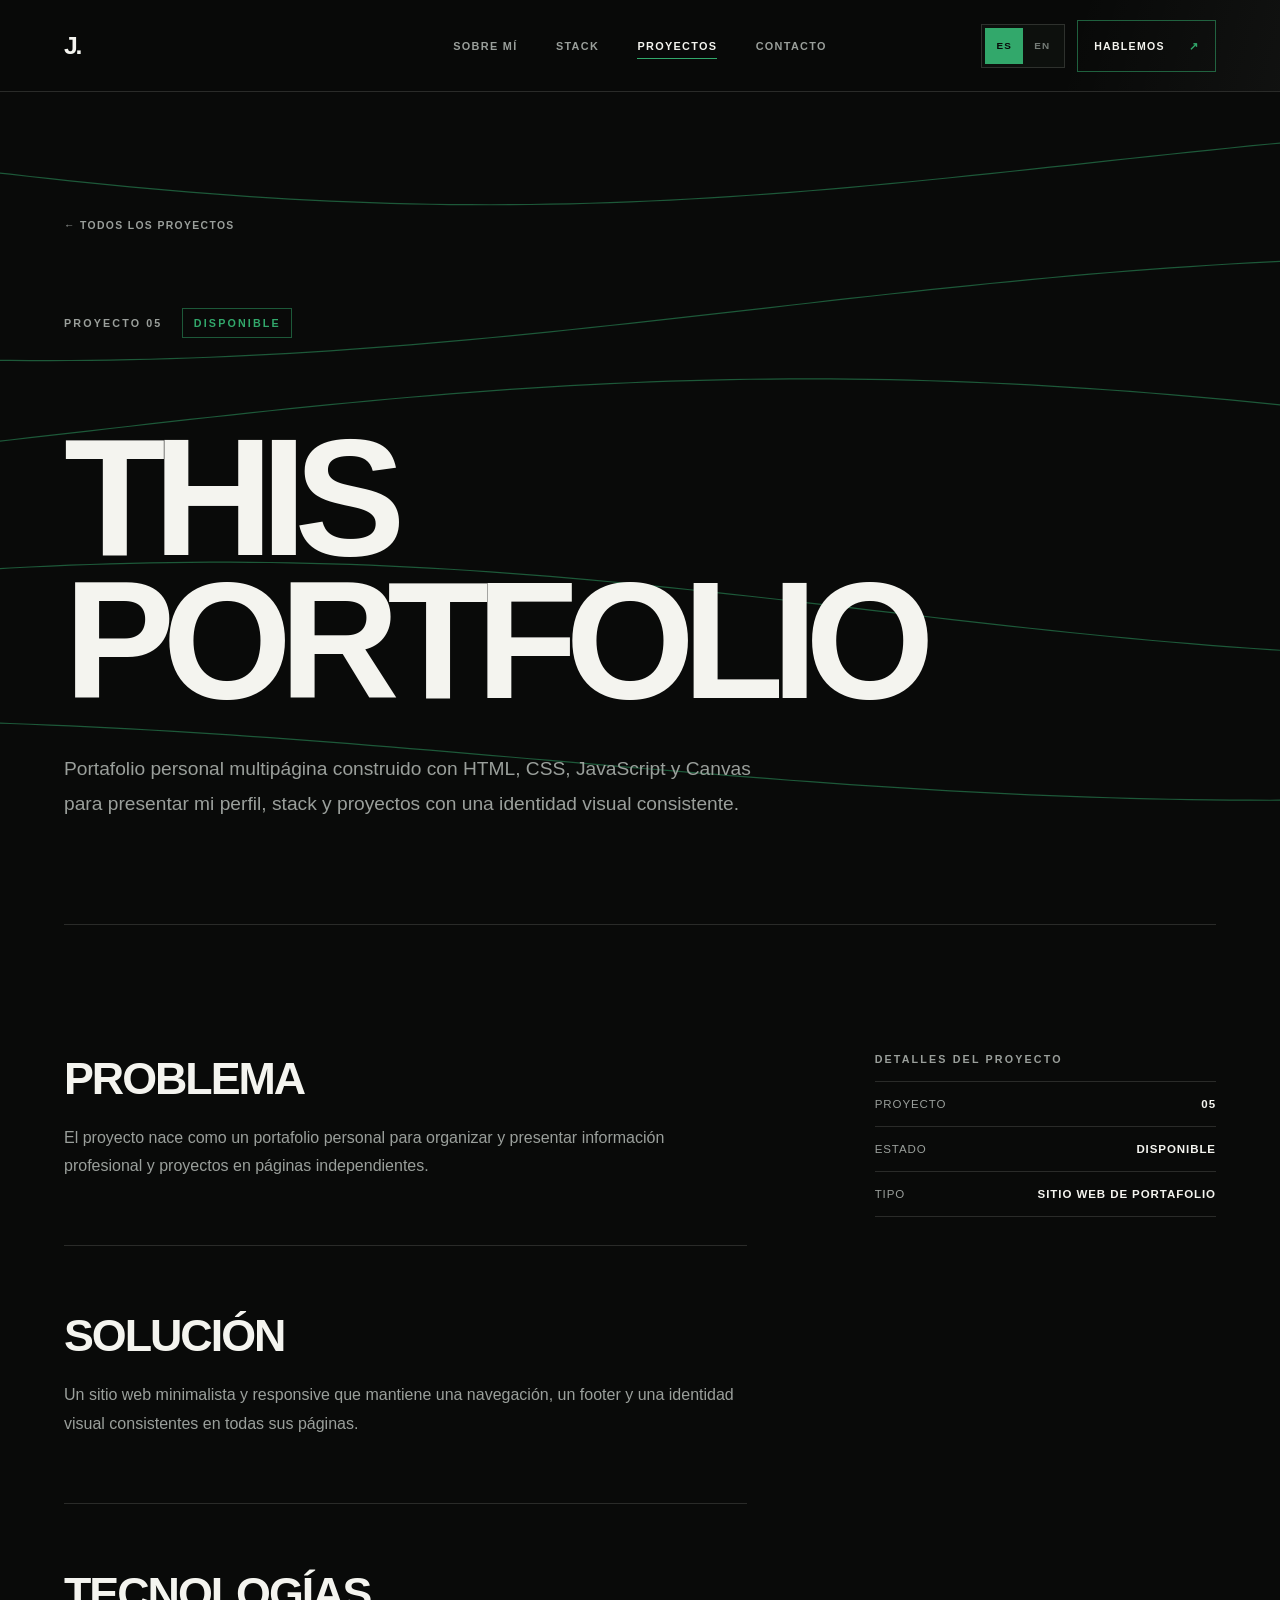
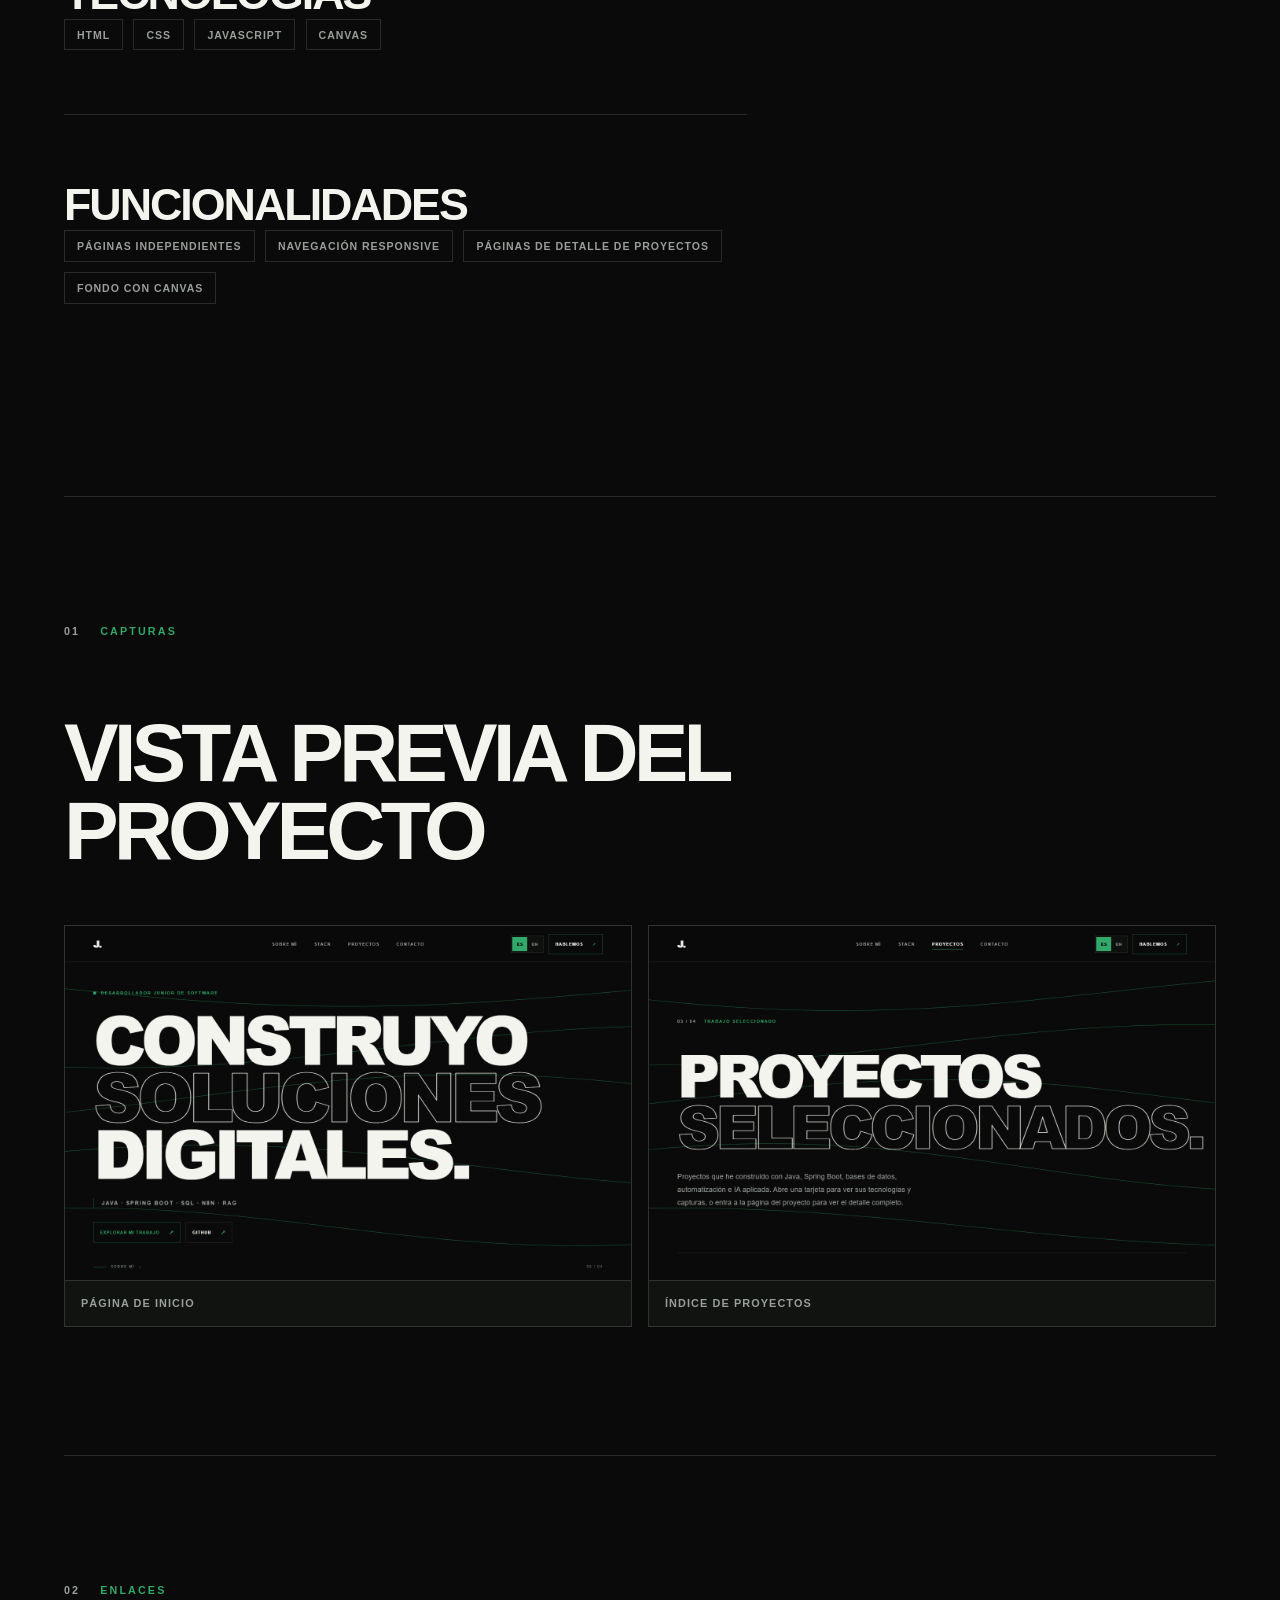
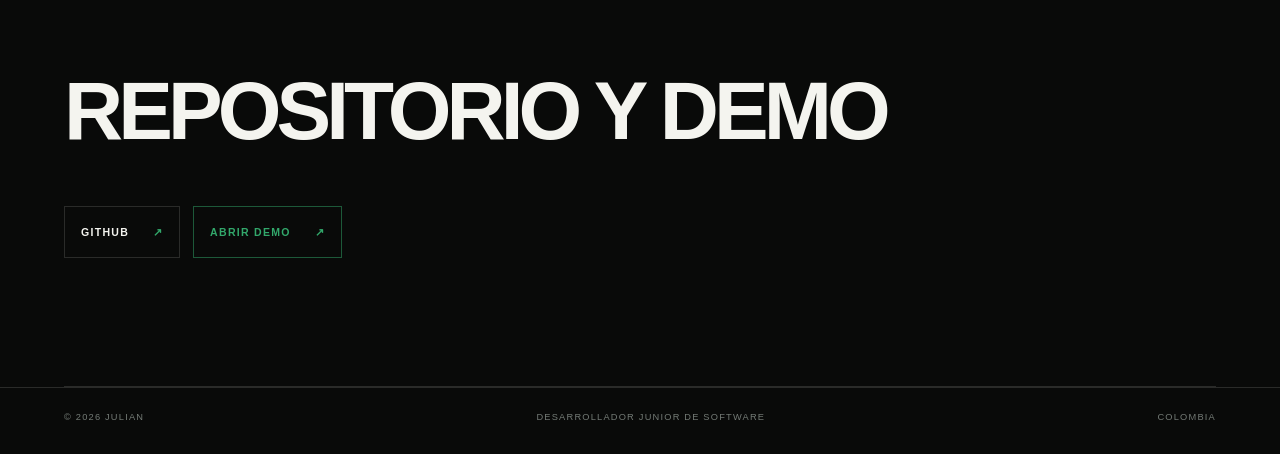
<file: pages/projects/portfolio.html>
<!DOCTYPE html>
<html lang="es">

<head>
    <meta charset="UTF-8">
    <meta name="viewport" content="width=device-width, initial-scale=1.0">
    <meta
        name="description"
        content="Detalles de este portafolio multipágina construido con HTML, CSS, JavaScript y Canvas."
    >
    <title>This Portfolio — Project 05 | Julian</title>
    <link rel="icon" href="../../assets/icons/favicon.svg" type="image/svg+xml">
    <link rel="stylesheet" href="../../css/styles.css">
    <link rel="stylesheet" href="../../css/projects.css">
</head>

<body>
    <a class="skip-link" href="#main-content">Ir al contenido</a>

    <!-- Fondo animado -->
    <canvas id="bg"></canvas>

    <header class="site-nav" data-site-nav>
        <a class="brand" href="../../index.html">J.</a>

        <button
            class="nav-toggle"
            type="button"
            aria-label="Abrir navegación"
            aria-expanded="false"
            aria-controls="primary-navigation"
            data-nav-toggle
        >
            <span class="nav-toggle-lines" aria-hidden="true"></span>
        </button>

        <nav class="nav-links" id="primary-navigation" aria-label="Navegación principal" data-nav-menu>
            <a href="../about.html">About</a>
            <a href="../stack.html">Stack</a>
            <a href="../projects.html" aria-current="page">Projects</a>
            <a href="../contact.html">Contact</a>
        </nav>

        <a class="nav-contact" href="../contact.html">
            Let's talk <span aria-hidden="true">↗</span>
        </a>
    </header>

    <main id="main-content">
        <div class="page-shell">
            <section class="page-hero project-detail-hero" aria-labelledby="portfolio-title">
                <a class="breadcrumb reveal-up" href="../projects.html">← All projects</a>

                <div class="page-kicker reveal-up">
                    <span>Project 05</span>
                    <span class="project-status">Available</span>
                </div>

                <h1 class="project-detail-title reveal-up" id="portfolio-title">This Portfolio</h1>
                <p class="project-detail-summary reveal-up">
                    Portafolio personal multipágina construido con HTML, CSS, JavaScript y Canvas para
                    presentar mi perfil, stack y proyectos con una identidad visual consistente.
                </p>
            </section>

            <section class="content-section" aria-label="Información del portafolio">
                <div class="detail-grid" data-reveal-group>
                    <div class="detail-main reveal-left">
                        <article class="detail-block">
                            <h2>Problem</h2>
                            <p>
                                El proyecto nace como un portafolio personal para organizar y presentar
                                información profesional y proyectos en páginas independientes.
                            </p>
                        </article>

                        <article class="detail-block">
                            <h2>Solution</h2>
                            <p>
                                Un sitio web minimalista y responsive que mantiene una navegación, un footer
                                y una identidad visual consistentes en todas sus páginas.
                            </p>
                        </article>

                        <article class="detail-block">
                            <h2>Technologies</h2>
                            <ul class="tag-list" aria-label="Tecnologías del portafolio">
                                <li class="tag">HTML</li>
                                <li class="tag">CSS</li>
                                <li class="tag">JavaScript</li>
                                <li class="tag">Canvas</li>
                            </ul>
                        </article>

                        <article class="detail-block">
                            <h2>Features</h2>
                            <ul class="tag-list" aria-label="Características del portafolio">
                                <li class="tag">Independent pages</li>
                                <li class="tag">Responsive navigation</li>
                                <li class="tag">Project detail pages</li>
                                <li class="tag">Canvas background</li>
                            </ul>
                        </article>
                    </div>

                    <aside class="detail-aside reveal-right" aria-label="Resumen del proyecto">
                        <h2>Project details</h2>
                        <ul class="detail-facts">
                            <li><span>Project</span><strong>05</strong></li>
                            <li><span>Status</span><strong>Available</strong></li>
                            <li><span>Type</span><strong>Portfolio website</strong></li>
                        </ul>
                    </aside>
                </div>
            </section>

            <section class="content-section" aria-labelledby="portfolio-screenshots-title" data-reveal-group>
                <p class="section-label reveal-up"><span>01</span><span>Screenshots</span></p>
                <h2 class="section-title reveal-up" id="portfolio-screenshots-title">Project preview</h2>

                <div class="screenshots-grid">
                    <figure class="screenshot reveal-up">
                        <img src="../../assets/images/projects/portfolio/home.png" alt="Página de inicio del portafolio" data-en-alt="Portfolio home page" loading="lazy" width="1440" height="900">
                        <figcaption data-en="Home page">Página de inicio</figcaption>
                    </figure>
                    <figure class="screenshot reveal-up">
                        <img src="../../assets/images/projects/portfolio/projects.png" alt="Índice de proyectos del portafolio" data-en-alt="Portfolio project index" loading="lazy" width="1440" height="900">
                        <figcaption data-en="Project index">Índice de proyectos</figcaption>
                    </figure>
                </div>
            </section>

            <section class="content-section" aria-labelledby="portfolio-links-title" data-reveal-group>
                <p class="section-label reveal-up"><span>02</span><span>Links</span></p>
                <h2 class="section-title reveal-up" id="portfolio-links-title">Repository &amp; demo</h2>

                <div class="project-links reveal-up">
                    <a
                        class="button button-secondary"
                        href="https://github.com/julianovalle23/Portafolio_JulianOv"
                        target="_blank"
                        rel="noopener noreferrer"
                    >
                        GitHub <span class="button-arrow" aria-hidden="true">↗</span>
                    </a>
                    <a class="button button-primary" href="../../index.html">
                        Open demo <span class="button-arrow" aria-hidden="true">↗</span>
                    </a>
                </div>
            </section>
        </div>
    </main>

    <footer>
        <span>© 2026 Julian</span>
        <span>Junior Software Developer</span>
        <span>Colombia</span>
    </footer>

    <script src="../../script.js"></script>
    <script src="../../js/i18n.js"></script>
    <script src="../../js/nav.js"></script>
    <script src="../../js/reveal.js"></script>
</body>

</html>
</file>
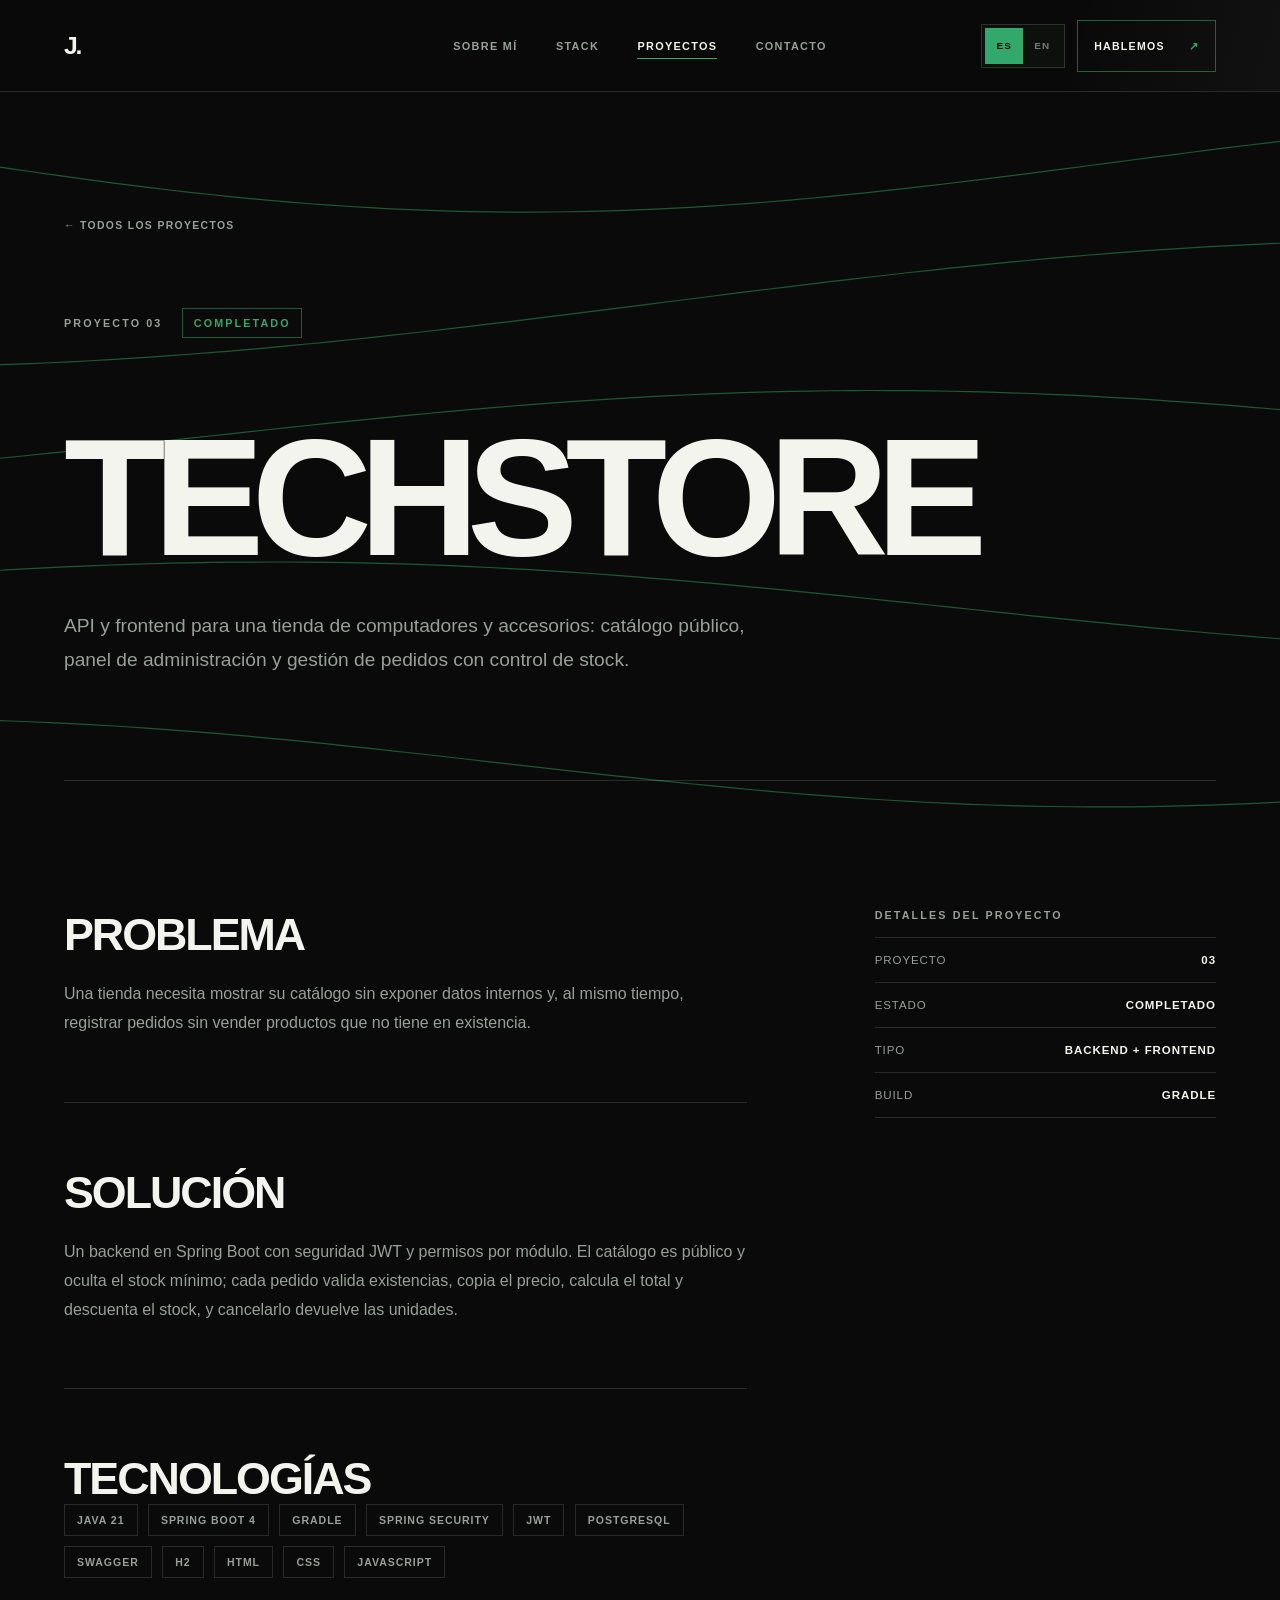
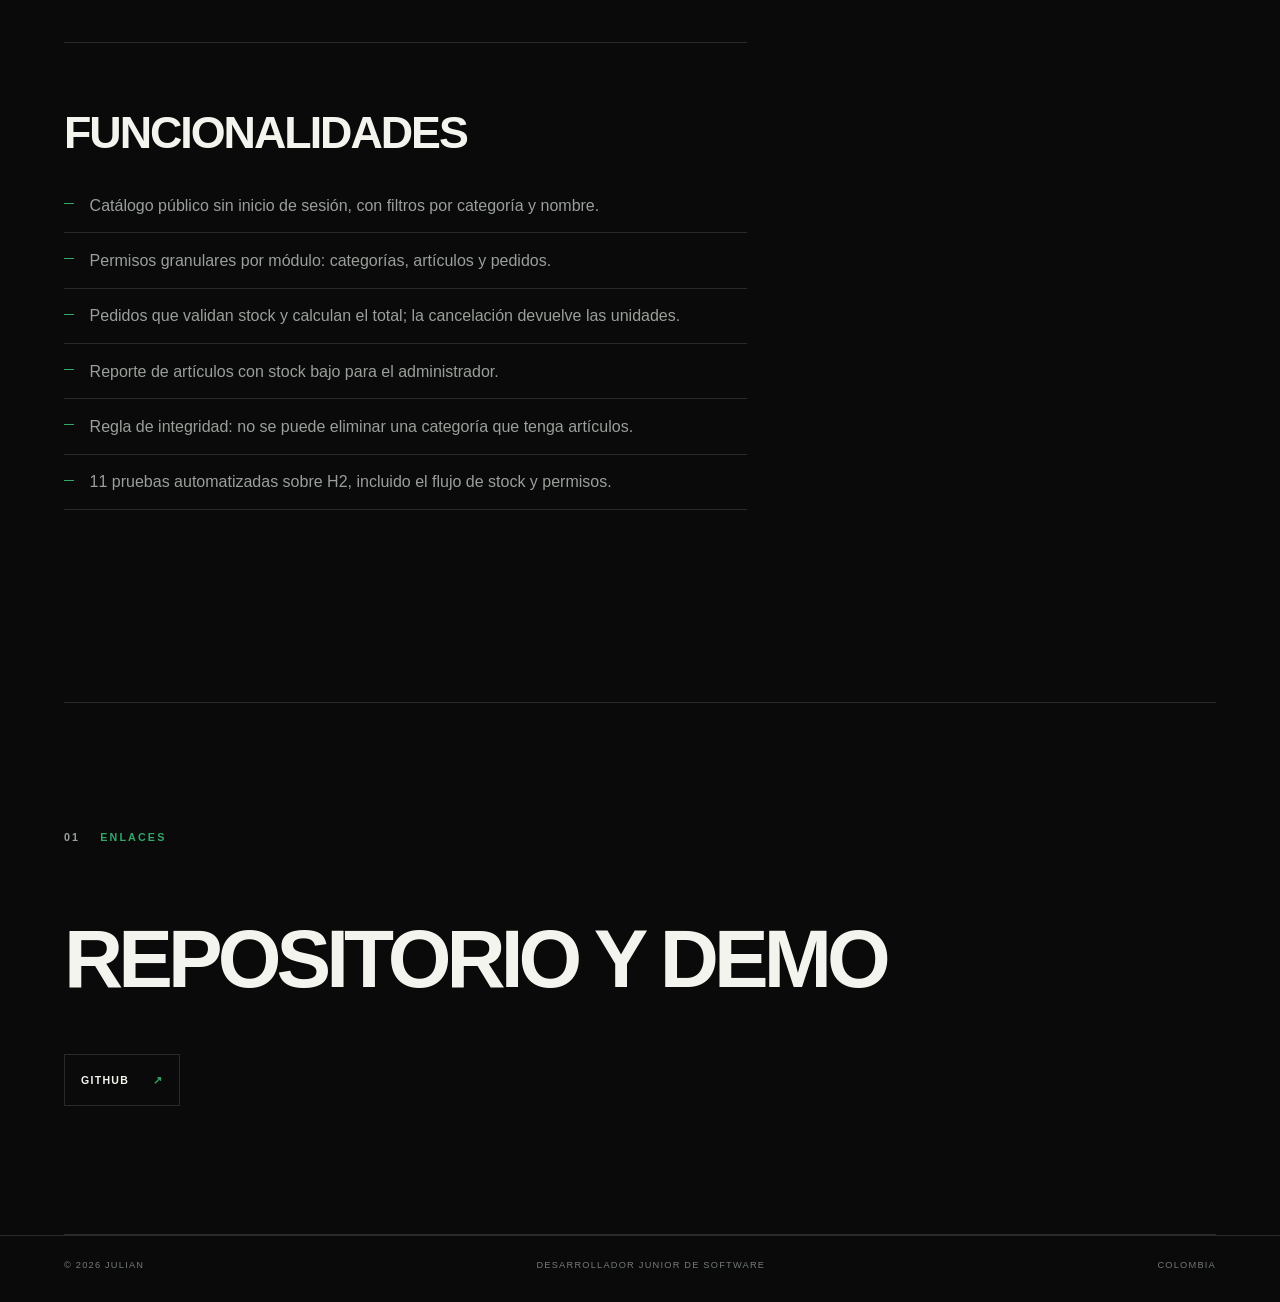
<file: pages/projects/techstore.html>
<!DOCTYPE html>
<html lang="es">

<head>
    <meta charset="UTF-8">
    <meta name="viewport" content="width=device-width, initial-scale=1.0">
    <meta
        name="description"
        content="TechStore: tienda de computadores con Spring Boot, JWT, permisos por rol y PostgreSQL."
    >
    <title data-en="TechStore — Project 03 | Julian">TechStore — Proyecto 03 | Julian</title>
    <link rel="icon" href="../../assets/icons/favicon.svg" type="image/svg+xml">
    <link rel="stylesheet" href="../../css/styles.css">
    <link rel="stylesheet" href="../../css/projects.css">
</head>

<body>
    <a class="skip-link" href="#main-content">Ir al contenido</a>

    <!-- Fondo animado -->
    <canvas id="bg"></canvas>

    <header class="site-nav" data-site-nav>
        <a class="brand" href="../../index.html">J.</a>

        <button
            class="nav-toggle"
            type="button"
            aria-label="Abrir navegación"
            aria-expanded="false"
            aria-controls="primary-navigation"
            data-nav-toggle
        >
            <span class="nav-toggle-lines" aria-hidden="true"></span>
        </button>

        <nav class="nav-links" id="primary-navigation" aria-label="Navegación principal" data-nav-menu>
            <a href="../about.html">About</a>
            <a href="../stack.html">Stack</a>
            <a href="../projects.html" aria-current="page">Projects</a>
            <a href="../contact.html">Contact</a>
        </nav>

        <a class="nav-contact" href="../contact.html">
            Let's talk <span aria-hidden="true">↗</span>
        </a>
    </header>

    <main id="main-content">
        <div class="page-shell">
            <section class="page-hero project-detail-hero" aria-labelledby="techstore-title">
                <a class="breadcrumb reveal-up" href="../projects.html" data-en="← All projects">← Todos los proyectos</a>

                <div class="page-kicker reveal-up">
                    <span data-en="Project 03">Proyecto 03</span>
                    <span class="project-status" data-en="Completed">Completado</span>
                </div>

                <h1 class="project-detail-title reveal-up" id="techstore-title" data-en="TechStore">TechStore</h1>
                <p class="project-detail-summary reveal-up" data-en="API and frontend for a computer and accessories store: a public catalog, an admin panel, and order management with stock control.">API y frontend para una tienda de computadores y accesorios: catálogo público, panel de administración y gestión de pedidos con control de stock.</p>
            </section>

            <section class="content-section" aria-label="Información del proyecto" data-en-label="Project information">
                <div class="detail-grid" data-reveal-group>
                    <div class="detail-main reveal-left">
                        <article class="detail-block">
                            <h2>Problem</h2>
                            <p data-en="A store needs to show its catalog without exposing internal data while recording orders without selling products it does not have in stock.">Una tienda necesita mostrar su catálogo sin exponer datos internos y, al mismo tiempo, registrar pedidos sin vender productos que no tiene en existencia.</p>
                        </article>

                        <article class="detail-block">
                            <h2>Solution</h2>
                            <p data-en="A Spring Boot backend with JWT security and per-module permissions. The catalog is public and hides the minimum stock; every order checks availability, copies the price, computes the total, and deducts stock, and cancelling it returns the units.">Un backend en Spring Boot con seguridad JWT y permisos por módulo. El catálogo es público y oculta el stock mínimo; cada pedido valida existencias, copia el precio, calcula el total y descuenta el stock, y cancelarlo devuelve las unidades.</p>
                        </article>

                        <article class="detail-block">
                            <h2>Technologies</h2>
                            <ul class="tag-list" aria-label="Tecnologías del proyecto" data-en-label="Project technologies">
                                <li class="tag">Java 21</li>
                                <li class="tag">Spring Boot 4</li>
                                <li class="tag">Gradle</li>
                                <li class="tag">Spring Security</li>
                                <li class="tag">JWT</li>
                                <li class="tag">PostgreSQL</li>
                                <li class="tag">Swagger</li>
                                <li class="tag">H2</li>
                                <li class="tag">HTML</li>
                                <li class="tag">CSS</li>
                                <li class="tag">JavaScript</li>
                            </ul>
                        </article>

                        <article class="detail-block">
                            <h2>Features</h2>
                            <ul class="detail-list">
                                <li data-en="Public catalog with no login, filterable by category and name.">Catálogo público sin inicio de sesión, con filtros por categoría y nombre.</li>
                                <li data-en="Granular per-module permissions: categories, items, and orders.">Permisos granulares por módulo: categorías, artículos y pedidos.</li>
                                <li data-en="Orders that check stock and compute the total; cancelling returns the units.">Pedidos que validan stock y calculan el total; la cancelación devuelve las unidades.</li>
                                <li data-en="Low-stock report for the administrator.">Reporte de artículos con stock bajo para el administrador.</li>
                                <li data-en="Integrity rule: a category with items cannot be deleted.">Regla de integridad: no se puede eliminar una categoría que tenga artículos.</li>
                                <li data-en="11 automated tests on H2, including the stock and permissions flow.">11 pruebas automatizadas sobre H2, incluido el flujo de stock y permisos.</li>
                            </ul>
                        </article>
                    </div>

                    <aside class="detail-aside reveal-right" aria-label="Resumen del proyecto" data-en-label="Project overview">
                        <h2>Project details</h2>
                        <ul class="detail-facts">
                            <li><span data-en="Project">Proyecto</span><strong data-en="03">03</strong></li>
                            <li><span data-en="Status">Estado</span><strong data-en="Completed">Completado</strong></li>
                            <li><span data-en="Type">Tipo</span><strong data-en="Backend + frontend">Backend + frontend</strong></li>
                            <li><span data-en="Build">Build</span><strong data-en="Gradle">Gradle</strong></li>
                        </ul>
                    </aside>
                </div>
            </section>

            <section class="content-section" aria-labelledby="techstore-links-title" data-reveal-group>
                <p class="section-label reveal-up"><span>01</span><span>Links</span></p>
                <h2 class="section-title" id="techstore-links-title">Repository &amp; demo</h2>

                <div class="project-links">
                    <a class="button button-secondary" href="https://github.com/julianovalle23/techstore" target="_blank" rel="noopener noreferrer">
                        GitHub <span class="button-arrow" aria-hidden="true">↗</span>
                    </a>
                </div>
            </section>
        </div>
    </main>

    <footer>
        <span>© 2026 Julian</span>
        <span>Junior Software Developer</span>
        <span>Colombia</span>
    </footer>

    <script src="../../script.js"></script>
    <script src="../../js/i18n.js"></script>
    <script src="../../js/nav.js"></script>
    <script src="../../js/reveal.js"></script>
</body>

</html>
</file>
<file: css/styles.css>
:root {
    --bg: #090a09;
    --surface: #101310;
    --lime: #32a86b;
    --lime-dark: #176b46;
    --white: #f4f4ef;
    --gray: #9a9f9b;
    --muted: #747b76;
    --line: rgba(244, 244, 239, 0.14);
    --page-gutter: clamp(1.25rem, 5vw, 5rem);
    --content-width: 1440px;
}

* {
    margin: 0;
    padding: 0;
    box-sizing: border-box;
}

html {
    scroll-behavior: smooth;
    scroll-padding-top: 6rem;
}

body {
    min-height: 100vh;
    overflow-x: hidden;
    overflow-x: clip;
    background: var(--bg);
    color: var(--white);
    font-family: Arial, Helvetica, sans-serif;
    -webkit-font-smoothing: antialiased;
}

body,
a,
a:visited {
    color: var(--white);
}

a {
    text-decoration: none;
}

button,
a {
    -webkit-tap-highlight-color: transparent;
}

button {
    font: inherit;
}

img,
canvas,
svg {
    display: block;
    max-width: 100%;
}

::selection {
    background: var(--lime);
    color: var(--bg);
}

a:focus-visible,
button:focus-visible {
    outline: 2px solid var(--lime);
    outline-offset: 5px;
}

.skip-link {
    position: fixed;
    top: 1rem;
    left: 1rem;
    z-index: 20;
    padding: 0.75rem 1rem;
    background: var(--surface);
    border: 1px solid var(--lime);
    font-size: 0.72rem;
    font-weight: 700;
    letter-spacing: 0.08em;
    text-transform: uppercase;
    transform: translateY(-200%);
    transition: transform 0.2s ease;
}

.skip-link:focus {
    transform: translateY(0);
}

#bg {
    position: fixed;
    inset: 0;
    z-index: 0;
    width: 100%;
    height: 100%;
    pointer-events: none;
}

.site-nav,
main,
footer {
    position: relative;
    z-index: 1;
}

.site-nav {
    position: sticky;
    top: 0;
    z-index: 2;
    width: min(100%, var(--content-width));
    min-height: 92px;
    margin-inline: auto;
    padding: 1rem var(--page-gutter);
    display: grid;
    background: rgba(9, 10, 9, 0.72);
    -webkit-backdrop-filter: blur(16px) saturate(125%);
    backdrop-filter: blur(16px) saturate(125%);
    border-bottom: 1px solid var(--line);
    grid-template-columns: 1fr auto 1fr;
    align-items: center;
}

.site-nav::after {
    content: "";
    position: absolute;
    inset: 0;
    z-index: 0;
    background: linear-gradient(
        105deg,
        transparent 38%,
        rgba(244, 244, 239, 0.055) 50%,
        transparent 62%
    );
    background-size: 220% 100%;
    pointer-events: none;
    animation: glass-shimmer 12s ease-in-out infinite;
}

.site-nav > * {
    position: relative;
    z-index: 1;
}

@keyframes glass-shimmer {
    0%,
    65% {
        background-position: 140% 0;
    }

    100% {
        background-position: -40% 0;
    }
}

.brand {
    justify-self: start;
    font-size: 1.55rem;
    font-weight: 800;
    letter-spacing: -0.09em;
    transition: color 0.2s ease;
}

.brand:hover,
.nav-links a:hover {
    color: var(--lime);
}

.nav-actions {
    justify-self: end;
    display: flex;
    align-items: center;
    gap: 0.75rem;
}

.language-switcher {
    min-height: 44px;
    padding: 3px;
    display: flex;
    align-items: center;
    background: rgba(16, 19, 16, 0.78);
    border: 1px solid var(--line);
}

.language-button {
    min-width: 38px;
    height: 36px;
    border: 0;
    background: transparent;
    color: var(--muted);
    cursor: pointer;
    font-size: 0.62rem;
    font-weight: 800;
    letter-spacing: 0.1em;
    transition: background 0.2s ease, color 0.2s ease;
}

.language-button:hover {
    color: var(--white);
}

.language-button[aria-pressed="true"] {
    background: var(--lime);
    color: var(--bg);
}

.nav-links {
    display: flex;
    align-items: center;
    gap: clamp(1.25rem, 3vw, 3rem);
}

.nav-links a,
.nav-contact {
    font-size: 0.68rem;
    font-weight: 700;
    letter-spacing: 0.12em;
    text-transform: uppercase;
}

.nav-links a {
    position: relative;
    color: var(--gray);
    transition: color 0.2s ease;
}

.nav-links a::after {
    content: "";
    position: absolute;
    right: 0;
    bottom: -0.45rem;
    left: 0;
    height: 1px;
    background: var(--lime);
    transform: scaleX(0);
    transform-origin: right;
    transition: transform 0.2s ease;
}

.nav-links a:hover::after,
.nav-links a[aria-current="page"]::after {
    transform: scaleX(1);
    transform-origin: left;
}

.nav-links a[aria-current="page"] {
    color: var(--white);
}

.nav-contact,
.button {
    min-height: 52px;
    display: inline-flex;
    align-items: center;
    justify-content: center;
    gap: 1.5rem;
    border: 1px solid rgba(50, 168, 107, 0.55);
    font-size: 0.66rem;
    font-weight: 700;
    letter-spacing: 0.12em;
    text-transform: uppercase;
    transition: background 0.2s ease, border-color 0.2s ease, color 0.2s ease, transform 0.2s ease;
}

.nav-contact {
    justify-self: end;
    padding: 0.85rem 1rem;
}

.nav-contact:hover,
.button-primary:hover {
    background: rgba(50, 168, 107, 0.12);
    border-color: var(--lime);
}

.nav-contact span,
.button-arrow,
.button-primary {
    color: var(--lime);
}

.nav-toggle {
    display: none;
    width: 44px;
    height: 44px;
    align-items: center;
    justify-content: center;
    border: 1px solid var(--line);
    background: transparent;
    cursor: pointer;
}

.nav-toggle-lines,
.nav-toggle-lines::before,
.nav-toggle-lines::after {
    width: 18px;
    height: 1px;
    display: block;
    background: var(--white);
    transition: transform 0.2s ease, opacity 0.2s ease;
}

.nav-toggle-lines {
    position: relative;
}

.nav-toggle-lines::before,
.nav-toggle-lines::after {
    content: "";
    position: absolute;
    top: 50%;
    left: 0;
}

.nav-toggle-lines::before {
    transform: translateY(-6px);
}

.nav-toggle-lines::after {
    transform: translateY(6px);
}

.site-nav.is-open .nav-toggle-lines {
    background: transparent;
}

.site-nav.is-open .nav-toggle-lines::before {
    transform: translateY(-50%) rotate(45deg);
}

.site-nav.is-open .nav-toggle-lines::after {
    transform: translateY(-50%) rotate(-45deg);
}

.page-shell {
    width: min(100%, var(--content-width));
    margin-inline: auto;
    padding-inline: var(--page-gutter);
}

.page-hero {
    min-height: clamp(480px, 66svh, 720px);
    padding-block: clamp(5rem, 10vw, 9rem) clamp(4rem, 8vw, 7rem);
    display: flex;
    flex-direction: column;
    justify-content: flex-end;
    border-bottom: 1px solid var(--line);
}

.page-kicker,
.section-label,
.project-number,
.project-status,
.placeholder-label {
    color: var(--lime);
    font-size: 0.67rem;
    font-weight: 700;
    letter-spacing: 0.2em;
    text-transform: uppercase;
}

.page-kicker {
    display: flex;
    align-items: center;
    gap: 1.25rem;
    margin-bottom: clamp(2rem, 5vw, 4rem);
}

.page-kicker span:first-child {
    color: var(--gray);
    font-variant-numeric: tabular-nums;
}

.page-title {
    max-width: 1200px;
    font-size: clamp(4rem, 10.5vw, 10rem);
    font-weight: 800;
    line-height: 0.86;
    letter-spacing: -0.075em;
    text-transform: uppercase;
}

.title-outline {
    display: block;
    width: fit-content;
    color: transparent;
    -webkit-text-stroke: 1px var(--white);
}

.page-intro {
    max-width: 650px;
    margin-top: clamp(2rem, 4vw, 3rem);
    color: var(--gray);
    font-size: clamp(1rem, 1.5vw, 1.15rem);
    line-height: 1.8;
}

.content-section {
    padding-block: clamp(5rem, 10vw, 9rem);
    border-bottom: 1px solid var(--line);
}

.section-label {
    display: flex;
    align-items: center;
    gap: 1.25rem;
    margin-bottom: clamp(2.5rem, 6vw, 5rem);
}

.section-label span:first-child {
    color: var(--gray);
    font-variant-numeric: tabular-nums;
}

.section-title {
    max-width: 950px;
    font-size: clamp(2.8rem, 6.4vw, 6rem);
    font-weight: 800;
    line-height: 0.95;
    letter-spacing: -0.06em;
    text-transform: uppercase;
}

.section-copy {
    max-width: 700px;
    color: var(--gray);
    font-size: 1rem;
    line-height: 1.8;
}

.section-copy p + p {
    margin-top: 1.25rem;
}

.tag-list {
    display: flex;
    flex-wrap: wrap;
    gap: 0.65rem;
    list-style: none;
}

.tag {
    padding: 0.55rem 0.75rem;
    border: 1px solid var(--line);
    color: var(--gray);
    font-size: 0.66rem;
    font-weight: 700;
    letter-spacing: 0.09em;
    text-transform: uppercase;
}

.button {
    width: fit-content;
    padding: 0.9rem 1rem;
}

.button-primary {
    border-color: rgba(50, 168, 107, 0.5);
}

.button-secondary {
    border-color: var(--line);
}

.button-secondary:hover {
    border-color: var(--lime);
    color: var(--lime);
}

.button:hover:not(:disabled) {
    transform: translateY(-2px);
}

.button:disabled {
    border-color: var(--line);
    color: var(--muted);
    cursor: not-allowed;
}

.button-placeholder {
    font-size: 0.58rem;
}

footer {
    width: min(100%, var(--content-width));
    margin-inline: auto;
    padding: 1.5rem var(--page-gutter) 2rem;
    display: flex;
    justify-content: space-between;
    gap: 1rem;
    border-top: 1px solid var(--line);
    color: var(--muted);
    font-size: 0.58rem;
    letter-spacing: 0.13em;
    text-transform: uppercase;
}

/* Opt-in viewport reveals. JavaScript adds reveal-ready after its feature checks. */
.reveal-left,
.reveal-right,
.reveal-up {
    --reveal-distance: clamp(1.5rem, 4vw, 3rem);
    --reveal-duration: 0.8s;
    --reveal-easing: cubic-bezier(0.22, 1, 0.36, 1);
    --reveal-delay: 0ms;
    --reveal-x: 0px;
    --reveal-y: 0px;

    transition:
        opacity var(--reveal-duration) var(--reveal-easing),
        transform var(--reveal-duration) var(--reveal-easing);
    transition-delay: var(--reveal-delay);
}

.reveal-left {
    --reveal-x: calc(0px - var(--reveal-distance));
}

.reveal-right {
    --reveal-x: var(--reveal-distance);
}

.reveal-up {
    --reveal-y: var(--reveal-distance);
}

.reveal-left.reveal-ready,
.reveal-right.reveal-ready,
.reveal-up.reveal-ready {
    opacity: 0;
    will-change: opacity, transform;
    transform: translate3d(var(--reveal-x), var(--reveal-y), 0);
}

.reveal-left.reveal-ready.is-visible,
.reveal-right.reveal-ready.is-visible,
.reveal-up.reveal-ready.is-visible {
    opacity: 1;
    will-change: auto;
    transform: translate3d(0, 0, 0);
}

@media (max-width: 900px) {
    .site-nav {
        min-height: 78px;
        grid-template-columns: 1fr auto auto;
        column-gap: 0.75rem;
    }

    .nav-toggle {
        display: inline-flex;
        grid-column: 2;
        grid-row: 1;
    }

    .nav-actions {
        grid-column: 3;
        grid-row: 1;
    }

    .nav-links {
        position: absolute;
        top: calc(100% - 0.25rem);
        right: var(--page-gutter);
        left: var(--page-gutter);
        z-index: 5;
        padding: 1rem;
        display: flex;
        align-items: stretch;
        flex-direction: column;
        gap: 0;
        background: var(--surface);
        border: 1px solid var(--line);
        opacity: 0;
        visibility: hidden;
        pointer-events: none;
        transform: translateY(-8px);
        transition: opacity 0.2s ease, visibility 0.2s ease, transform 0.2s ease;
    }

    .nav-links a {
        padding: 1rem 0.75rem;
        border-bottom: 1px solid var(--line);
    }

    .nav-links a:last-child {
        border-bottom: 0;
    }

    .nav-links a::after {
        display: none;
    }

    .site-nav.is-open .nav-links {
        opacity: 1;
        visibility: visible;
        pointer-events: auto;
        transform: translateY(0);
    }
}

@media (max-width: 640px) {
    :root {
        --page-gutter: 1.25rem;
    }

    .site-nav {
        padding-block: 0.85rem;
    }

    .nav-links a,
    .nav-contact {
        font-size: 0.61rem;
        letter-spacing: 0.08em;
    }

    .nav-contact {
        padding: 0.75rem;
    }

    .page-hero {
        min-height: 510px;
    }

    .page-title {
        font-size: clamp(2.4rem, 12vw, 4.6rem);
    }

    .page-intro {
        font-size: 0.95rem;
    }

    .section-title {
        font-size: clamp(2.6rem, 12vw, 4.5rem);
    }

    footer {
        flex-wrap: wrap;
        font-size: 0.51rem;
    }
}

@media (max-width: 390px) {
    .nav-actions {
        gap: 0.5rem;
    }

    .language-switcher {
        min-height: 38px;
        padding: 2px;
    }

    .language-button {
        min-width: 32px;
        height: 32px;
    }

    .nav-contact {
        gap: 0.5rem;
    }

    .nav-contact span {
        display: none;
    }
}

@media (prefers-reduced-motion: reduce) {
    html {
        scroll-behavior: auto;
    }

    *,
    *::before,
    *::after {
        transition-duration: 0.01ms !important;
        animation-duration: 0.01ms !important;
        animation-iteration-count: 1 !important;
    }

    .reveal-left,
    .reveal-right,
    .reveal-up,
    .reveal-left.reveal-ready,
    .reveal-right.reveal-ready,
    .reveal-up.reveal-ready {
        opacity: 1;
        transform: none;
        transition: none;
    }
}
</file>
<file: css/home.css>
.hero {
    width: min(100%, var(--content-width));
    min-height: max(650px, calc(100svh - 92px));
    margin-inline: auto;
    padding: clamp(4rem, 8vh, 7rem) var(--page-gutter) 6.5rem;
    display: flex;
    align-items: center;
    position: relative;
}

.hero-content {
    width: 100%;
}

.hero-eyebrow {
    margin-bottom: clamp(1.5rem, 4vh, 3rem);
    display: flex;
    align-items: center;
    gap: 0.75rem;
    color: var(--lime);
    font-size: 0.67rem;
    font-weight: 700;
    letter-spacing: 0.22em;
    text-transform: uppercase;
}

.hero-eyebrow::before {
    content: "";
    width: 7px;
    height: 7px;
    background: var(--lime);
}

.hero-title {
    max-width: 1200px;
    color: var(--white);
    font-size: clamp(4.5rem, 12vw, 11.5rem);
    font-weight: 800;
    line-height: 0.84;
    letter-spacing: -0.075em;
    text-transform: uppercase;
}

.hero-title .title-outline {
    color: transparent;
    -webkit-text-stroke: 1px var(--white);
}

.hero-tech {
    max-width: 950px;
    margin-top: clamp(2rem, 5vh, 3.5rem);
    padding-left: 1.25rem;
    border-left: 1px solid var(--lime-dark);
    color: var(--gray);
    font-size: clamp(0.75rem, 1.2vw, 0.9rem);
    font-weight: 700;
    letter-spacing: 0.13em;
    line-height: 1.7;
    text-transform: uppercase;
}

.hero-actions {
    margin-top: clamp(2rem, 4vh, 3rem);
    display: flex;
    flex-wrap: wrap;
    gap: 0.8rem;
}

.button-arrow {
    font-size: 1rem;
    line-height: 1;
}

.scroll-indicator {
    position: absolute;
    bottom: 2.4rem;
    left: var(--page-gutter);
    display: flex;
    align-items: center;
    gap: 0.75rem;
    color: var(--muted);
    font-size: 0.58rem;
    font-weight: 700;
    letter-spacing: 0.2em;
    text-transform: uppercase;
}

.scroll-indicator:hover {
    color: var(--lime);
}

.scroll-line {
    width: 32px;
    height: 1px;
    background: var(--lime-dark);
}

.hero-index {
    position: absolute;
    right: var(--page-gutter);
    bottom: 2.4rem;
    color: var(--muted);
    font-size: 0.58rem;
    font-variant-numeric: tabular-nums;
    letter-spacing: 0.2em;
}

@media (max-width: 760px) {
    .hero {
        min-height: max(620px, calc(100svh - 78px));
        padding-top: 5vh;
    }

    .hero-title {
        font-size: clamp(3.7rem, 14vw, 7rem);
    }
}

@media (max-width: 520px) {
    .hero {
        min-height: max(620px, calc(100svh - 78px));
        padding-bottom: 6.5rem;
    }

    .hero-eyebrow {
        max-width: 230px;
        align-items: flex-start;
        line-height: 1.6;
    }

    .hero-title {
        font-size: clamp(2.9rem, 14vw, 4.6rem);
    }

    .hero-actions {
        align-items: stretch;
        flex-direction: column;
    }

    .hero-actions .button {
        width: 100%;
    }

    .scroll-indicator {
        bottom: 1.6rem;
    }

    .hero-index {
        right: var(--page-gutter);
        bottom: 1.6rem;
    }
}
</file>
<file: css/about.css>
.about-intro-grid {
    display: grid;
    grid-template-columns: minmax(0, 1.2fr) minmax(280px, 0.8fr);
    align-items: end;
    gap: clamp(3rem, 9vw, 9rem);
}

.about-lead {
    max-width: 760px;
    color: var(--white);
    font-size: clamp(1.35rem, 2.4vw, 2rem);
    line-height: 1.5;
    letter-spacing: -0.025em;
}

.about-lead span {
    color: var(--lime);
}

.about-copy {
    max-width: 520px;
    color: var(--gray);
    font-size: 1rem;
    line-height: 1.8;
}

.about-copy p + p {
    margin-top: 1.25rem;
}

.focus-layout {
    display: grid;
    grid-template-columns: minmax(220px, 0.7fr) minmax(0, 1.3fr);
    gap: clamp(3rem, 8vw, 8rem);
}

.focus-list {
    border-top: 1px solid var(--line);
    list-style: none;
}

.focus-item {
    min-height: 64px;
    display: grid;
    grid-template-columns: 48px 1fr;
    align-items: center;
    gap: 1rem;
    border-bottom: 1px solid var(--line);
    color: var(--white);
    font-size: clamp(1rem, 1.8vw, 1.25rem);
}

.focus-item span {
    color: var(--muted);
    font-size: 0.62rem;
    letter-spacing: 0.12em;
}

.approach-grid {
    display: grid;
    grid-template-columns: repeat(2, minmax(0, 1fr));
    border-top: 1px solid var(--line);
    border-left: 1px solid var(--line);
}

.approach-card {
    min-height: 250px;
    padding: clamp(1.5rem, 4vw, 3rem);
    display: flex;
    flex-direction: column;
    justify-content: space-between;
    border-right: 1px solid var(--line);
    border-bottom: 1px solid var(--line);
}

.approach-number {
    color: var(--lime);
    font-size: 0.62rem;
    font-variant-numeric: tabular-nums;
    letter-spacing: 0.16em;
}

.approach-card h3 {
    margin-top: 3rem;
    font-size: clamp(1.6rem, 3vw, 2.5rem);
    letter-spacing: -0.04em;
    text-transform: uppercase;
}

.approach-card p {
    max-width: 420px;
    margin-top: 1rem;
    color: var(--gray);
    font-size: 0.9rem;
    line-height: 1.7;
}

.mission-vision-section {
    overflow-x: clip;
}

.mission-vision-grid {
    display: grid;
    grid-template-columns: repeat(2, minmax(0, 1fr));
    gap: clamp(1.5rem, 3vw, 3rem);
    margin-top: clamp(2.5rem, 6vw, 5rem);
}

.mission-vision-card {
    position: relative;
    min-width: 0;
    min-height: clamp(260px, 30vw, 360px);
    padding: clamp(1.5rem, 4vw, 3rem);
    display: flex;
    flex-direction: column;
    justify-content: space-between;
    gap: clamp(1.5rem, 3vw, 2.5rem);
    overflow: hidden;
    background: rgba(16, 19, 16, 0.28);
    border: 1px solid var(--line);
}

.mission-vision-card::before {
    content: "";
    position: absolute;
    top: 0;
    left: 0;
    width: clamp(3rem, 8vw, 6rem);
    height: 1px;
    background: var(--lime);
}

.mission-vision-card::after {
    content: "";
    position: absolute;
    top: 0;
    right: 0;
    width: 1px;
    height: clamp(3rem, 8vw, 6rem);
    background: var(--line);
}

.mission-vision-card-header {
    display: flex;
    align-items: center;
    gap: 1rem;
    padding-bottom: 1.25rem;
    border-bottom: 1px solid var(--line);
}

.mission-vision-index {
    color: var(--lime);
    font-size: 0.65rem;
    font-variant-numeric: tabular-nums;
    font-weight: 700;
    letter-spacing: 0.16em;
}

.mission-vision-card h3 {
    font-size: clamp(1.6rem, 3vw, 2.75rem);
    line-height: 0.95;
    letter-spacing: -0.05em;
    text-transform: uppercase;
}

.mission-vision-card p {
    max-width: 620px;
    color: var(--gray);
    font-size: clamp(0.95rem, 1.4vw, 1.1rem);
    line-height: 1.8;
    overflow-wrap: anywhere;
}

.mission-vision-detail {
    position: relative;
    width: min(100%, 12rem);
    height: 1px;
    background: var(--line);
}

.mission-vision-detail::after {
    content: "";
    position: absolute;
    top: -2px;
    right: 0;
    width: 5px;
    height: 5px;
    background: var(--lime);
}

@media (max-width: 800px) {
    .about-intro-grid,
    .focus-layout {
        grid-template-columns: 1fr;
    }

    .about-copy {
        max-width: 650px;
    }

    .mission-vision-grid {
        grid-template-columns: 1fr;
    }
}

@media (max-width: 600px) {
    .approach-grid {
        grid-template-columns: 1fr;
    }

    .approach-card {
        min-height: 220px;
    }

    .mission-vision-card {
        min-height: 240px;
        padding: 1.5rem;
    }
}
</file>
<file: css/contact.css>
.contact-main {
    min-height: calc(100svh - 92px);
    padding-block: clamp(5rem, 11vw, 10rem);
    display: flex;
    flex-direction: column;
    justify-content: space-between;
}

.contact-title {
    max-width: 1100px;
    font-size: clamp(4.2rem, 11.5vw, 11rem);
    font-weight: 800;
    line-height: 0.85;
    letter-spacing: -0.075em;
    text-transform: uppercase;
}

.contact-title span {
    display: block;
    width: fit-content;
    color: transparent;
    -webkit-text-stroke: 1px var(--lime);
}

.contact-prompt {
    max-width: 520px;
    margin-top: clamp(2rem, 4vw, 3rem);
    color: var(--gray);
    font-size: clamp(1rem, 1.7vw, 1.2rem);
    line-height: 1.7;
}

.contact-options {
    margin-top: clamp(4rem, 8vw, 7rem);
    border-top: 1px solid var(--line);
}

.contact-option {
    width: 100%;
    min-height: 88px;
    display: grid;
    grid-template-columns: 80px minmax(0, 1fr) auto;
    align-items: center;
    gap: 1rem;
    border: 0;
    border-bottom: 1px solid var(--line);
    background: transparent;
    color: var(--white);
    font: inherit;
    text-align: left;
    transition: padding 0.2s ease, color 0.2s ease;
}

.contact-option:not(:disabled):hover {
    padding-inline: 0.8rem;
    color: var(--lime);
}

.contact-option:disabled {
    cursor: not-allowed;
}

.contact-option:disabled .contact-option-name,
.contact-option:disabled .contact-option-arrow {
    color: var(--gray);
}

.contact-option-number {
    color: var(--muted);
    font-size: 0.6rem;
    font-variant-numeric: tabular-nums;
    letter-spacing: 0.12em;
}

.contact-option-name {
    font-size: clamp(1.3rem, 3.5vw, 3rem);
    font-weight: 700;
    letter-spacing: -0.04em;
    text-transform: uppercase;
}

.option-state {
    margin-left: 0.6rem;
    color: var(--muted);
    font-size: 0.55rem;
    letter-spacing: 0.12em;
    vertical-align: middle;
}

.contact-option-arrow {
    color: var(--lime);
    font-size: 1.2rem;
}

.cv-panel {
    margin-top: clamp(4rem, 8vw, 7rem);
    display: flex;
    align-items: center;
    justify-content: space-between;
    gap: 2rem;
}

.cv-panel p {
    max-width: 560px;
    color: var(--gray);
    line-height: 1.7;
}

.placeholder-path {
    display: block;
    margin-top: 0.45rem;
    color: var(--muted);
    font-size: 0.68rem;
    letter-spacing: 0.08em;
    overflow-wrap: anywhere;
}

@media (max-width: 640px) {
    .contact-main {
        min-height: calc(100svh - 78px);
    }

    .contact-title {
        font-size: clamp(2.2rem, 11vw, 5.5rem);
    }

    .contact-option {
        grid-template-columns: 38px 1fr auto;
    }

    .cv-panel {
        align-items: flex-start;
        flex-direction: column;
    }
}
</file>
<file: css/projects.css>
.project-list {
    width: 100%;
    min-width: 0;
    margin-top: clamp(2.5rem, 6vw, 5rem);
    border-top: 1px solid var(--line);
}

.project-entry {
    width: 100%;
    min-width: 0;
    position: relative;
}

.project-card {
    --project-card-gap: clamp(1.5rem, 4vw, 4rem);

    width: 100%;
    max-width: 100%;
    min-width: 0;
    position: relative;
    border-bottom: 1px solid var(--line);
    cursor: pointer;
}

/* The card handles pointer clicks; this control supplies keyboard semantics. */
.project-card-trigger {
    position: absolute;
    inset: 0;
    z-index: 4;
    width: 100%;
    height: 100%;
    padding: 0;
    border: 0;
    background: transparent;
    color: transparent;
    cursor: pointer;
    opacity: 0;
    pointer-events: none;
}

.project-card-trigger:focus-visible {
    opacity: 1;
    outline: 2px solid var(--lime);
    outline-offset: 5px;
}

.project-card-flip {
    position: relative;
    perspective: 1600px;
    -webkit-perspective: 1600px;
}

.project-card-flip-inner {
    position: relative;
    transform-style: preserve-3d;
    -webkit-transform-style: preserve-3d;
    transition: transform 0.78s cubic-bezier(0.22, 1, 0.36, 1);
    will-change: transform;
}

.project-card-face {
    backface-visibility: hidden;
    -webkit-backface-visibility: hidden;
}

.project-card-front {
    width: 100%;
    max-width: 100%;
    min-width: 0;
    position: relative;
    z-index: 2;
    padding-block: clamp(2.5rem, 6vw, 5rem);
    display: grid;
    grid-template-columns: minmax(140px, 170px) minmax(0, 1fr) minmax(150px, 170px);
    gap: var(--project-card-gap);
    border: 1px solid var(--line);
    border-bottom: 0;
}

.project-card-back {
    position: absolute;
    inset: 0;
    z-index: 1;
    padding: clamp(1.25rem, 3vw, 2rem);
    display: flex;
    overflow: auto;
    scrollbar-width: none;
    border: 1px solid var(--line);
    transform: rotateY(180deg);
}

.project-card-back::-webkit-scrollbar {
    display: none;
}

.project-card.is-flipped .project-card-flip-inner {
    transform: rotateY(180deg);
}

.project-card-meta {
    min-width: 0;
    display: flex;
    flex-direction: column;
    align-items: flex-start;
    gap: 1rem;
}

.project-number {
    max-width: 100%;
    color: var(--gray);
    font-variant-numeric: tabular-nums;
    overflow-wrap: anywhere;
}

.project-status {
    max-width: 100%;
    padding: 0.5rem 0.65rem;
    border: 1px solid rgba(50, 168, 107, 0.5);
    overflow-wrap: anywhere;
    white-space: normal;
}

.project-status.status-pending {
    border-color: var(--line);
    color: var(--muted);
}

.project-primary-icon {
    width: 46px;
    height: 46px;
    flex: 0 0 46px;
    display: grid;
    place-items: center;
    background: rgba(244, 244, 239, 0.035);
    border: 1px solid var(--line);
}

.project-primary-icon img {
    width: 28px;
    height: 28px;
    display: block;
    object-fit: contain;
}

.project-primary-icon-back {
    width: 42px;
    height: 42px;
    flex-basis: 42px;
}

.project-primary-icon-back img {
    width: 25px;
    height: 25px;
}

.project-primary-icon-panel {
    width: 40px;
    height: 40px;
    flex-basis: 40px;
}

.project-primary-icon-panel img {
    width: 24px;
    height: 24px;
}

.project-primary-icon-slot:empty {
    display: none;
}

.project-content {
    min-width: 0;
}

.project-content h2 {
    font-size: clamp(2.5rem, 6vw, 5.5rem);
    line-height: 0.95;
    letter-spacing: -0.065em;
    overflow-wrap: break-word;
    text-transform: uppercase;
}

.project-description {
    max-width: 700px;
    margin-top: 1.5rem;
    color: var(--gray);
    font-size: 0.98rem;
    line-height: 1.8;
}

.project-card .tag-list {
    margin-top: 1.75rem;
}

.project-actions {
    min-width: 0;
    max-width: 100%;
    align-self: end;
    justify-self: end;
    display: flex;
    flex-direction: column;
    gap: 0.7rem;
}

.project-card-back-content {
    width: 100%;
    display: flex;
    flex-direction: column;
    justify-content: space-between;
    gap: clamp(0.85rem, 1.5vw, 1.15rem);
}

.project-card-back-heading {
    display: flex;
    align-items: center;
    gap: 0.75rem;
}

.project-card-back-label {
    color: var(--lime);
    font-size: 0.65rem;
    font-weight: 700;
    letter-spacing: 0.18em;
    text-transform: uppercase;
}

.project-card-back h3 {
    font-size: clamp(2.4rem, 6vw, 5.5rem);
    line-height: 0.95;
    letter-spacing: -0.065em;
    text-transform: uppercase;
}

.project-card-back-copy {
    max-width: 720px;
    color: var(--gray);
    font-size: 0.98rem;
    line-height: 1.8;
}

.project-card-back-tags {
    display: flex;
    flex-wrap: wrap;
    gap: 0.65rem;
    list-style: none;
}

.project-card-back-hint {
    color: var(--muted);
    font-size: 0.62rem;
    font-weight: 700;
    letter-spacing: 0.14em;
    text-transform: uppercase;
}

.project-details {
    display: grid;
    grid-template-rows: 0fr;
    overflow: hidden;
    opacity: 0;
    visibility: hidden;
    pointer-events: none;
    transform: translateY(-14px);
    transition:
        grid-template-rows 0.72s cubic-bezier(0.22, 1, 0.36, 1),
        opacity 0.42s ease,
        transform 0.72s cubic-bezier(0.22, 1, 0.36, 1),
        visibility 0s linear 0.72s;
}

.project-details.is-open {
    grid-template-rows: 1fr;
    opacity: 1;
    visibility: visible;
    pointer-events: auto;
    transform: translateY(0);
    transition:
        grid-template-rows 0.72s cubic-bezier(0.22, 1, 0.36, 1),
        opacity 0.42s ease,
        transform 0.72s cubic-bezier(0.22, 1, 0.36, 1),
        visibility 0s linear 0s;
}

.project-details-inner {
    min-height: 0;
    overflow: hidden;
}

.project-details-content {
    padding: clamp(1.5rem, 4vw, 3rem);
    border-right: 1px solid var(--line);
    border-bottom: 1px solid var(--line);
    border-left: 1px solid var(--line);
}

.project-card-front,
.project-card-back,
.project-details-content {
    background:
        linear-gradient(
            105deg,
            rgba(244, 244, 239, 0.055),
            transparent 38%,
            transparent 62%,
            rgba(244, 244, 239, 0.02)
        ),
        rgba(9, 10, 9, 0.72);
    -webkit-backdrop-filter: blur(16px) saturate(125%);
    backdrop-filter: blur(16px) saturate(125%);
    box-shadow: inset 0 1px 0 rgba(244, 244, 239, 0.045);
}

.project-details-header {
    display: flex;
    align-items: flex-start;
    justify-content: space-between;
    gap: 1.5rem;
}

.project-details-header > div {
    min-width: 0;
}

.project-details-title-row {
    display: flex;
    align-items: center;
    gap: 0.75rem;
}

.project-details-title-row > div {
    min-width: 0;
}

.project-details-kicker {
    color: var(--lime);
    font-size: 0.65rem;
    font-weight: 700;
    letter-spacing: 0.18em;
    text-transform: uppercase;
}

.project-details-title {
    margin-top: 0.75rem;
    font-size: clamp(1.8rem, 4vw, 3.5rem);
    line-height: 0.95;
    letter-spacing: -0.05em;
    text-transform: uppercase;
}

.project-details-close {
    min-height: 44px;
    padding: 0.75rem 0.9rem;
    display: inline-flex;
    flex: 0 0 auto;
    align-items: center;
    gap: 0.75rem;
    border: 1px solid var(--line);
    background: transparent;
    color: var(--gray);
    cursor: pointer;
    font-size: 0.64rem;
    font-weight: 700;
    letter-spacing: 0.12em;
    text-transform: uppercase;
    transition: border-color 0.2s ease, color 0.2s ease;
}

.project-details-close:hover {
    border-color: var(--lime);
    color: var(--lime);
}

.project-details-body {
    display: grid;
    gap: clamp(1.75rem, 4vw, 3rem);
    margin-top: clamp(1.75rem, 4vw, 3rem);
}

.project-detail-section {
    padding-top: clamp(1.25rem, 3vw, 2rem);
    border-top: 1px solid var(--line);
}

.project-detail-section:first-child {
    padding-top: 0;
    border-top: 0;
}

.project-detail-section-title {
    color: var(--gray);
    font-size: 0.67rem;
    font-weight: 700;
    letter-spacing: 0.18em;
    text-transform: uppercase;
}

.project-technology-list {
    display: grid;
    grid-template-columns: repeat(auto-fit, minmax(130px, 1fr));
    margin-top: 1rem;
    border-top: 1px solid var(--line);
    border-left: 1px solid var(--line);
    list-style: none;
}

.project-technology-list .tag {
    min-height: 52px;
    display: flex;
    align-items: center;
    border-right: 1px solid var(--line);
    border-bottom: 1px solid var(--line);
    color: var(--white);
}

.project-gallery {
    display: grid;
    grid-template-columns: repeat(auto-fit, minmax(min(100%, 220px), 1fr));
    gap: 1rem;
    margin-top: 1rem;
}

.project-media {
    min-width: 0;
    margin: 0;
    opacity: 0;
    transform: translateY(10px);
    transition:
        opacity 0.45s ease,
        transform 0.55s cubic-bezier(0.22, 1, 0.36, 1);
}

.project-details.is-open .project-media {
    opacity: 1;
    transform: translateY(0);
}

.project-details.is-open .project-media:nth-child(2) {
    transition-delay: 0.08s;
}

.project-details.is-open .project-media:nth-child(3) {
    transition-delay: 0.16s;
}

.project-details.is-open .project-media:nth-child(4) {
    transition-delay: 0.24s;
}

.project-media-frame {
    position: relative;
    aspect-ratio: 16 / 10;
    overflow: hidden;
    background: rgba(16, 19, 16, 0.72);
    border: 1px solid var(--line);
}

.project-media-frame img {
    width: 100%;
    height: 100%;
    display: block;
    object-fit: cover;
}

.project-media-placeholder {
    width: 100%;
    height: 100%;
    padding: 1rem;
    display: flex;
    align-items: flex-end;
    color: var(--muted);
    font-size: 0.65rem;
    font-weight: 700;
    letter-spacing: 0.12em;
    line-height: 1.6;
    text-transform: uppercase;
}

.project-media figcaption {
    margin-top: 0.65rem;
    color: var(--muted);
    font-size: 0.6rem;
    letter-spacing: 0.1em;
    line-height: 1.5;
    text-transform: uppercase;
}

.project-details-description {
    max-width: 760px;
    color: var(--gray);
    font-size: 0.98rem;
    line-height: 1.8;
}

.project-details-links {
    display: flex;
    flex-wrap: wrap;
    gap: 0.8rem;
}

.project-details-links:empty {
    display: none;
}

.breadcrumb {
    display: inline-flex;
    align-items: center;
    gap: 0.65rem;
    margin-bottom: clamp(2.5rem, 6vw, 5rem);
    color: var(--gray);
    font-size: 0.65rem;
    font-weight: 700;
    letter-spacing: 0.13em;
    text-transform: uppercase;
}

.breadcrumb:hover {
    color: var(--lime);
}

.project-detail-hero {
    min-height: 560px;
}

.project-detail-title {
    margin-top: 1.5rem;
    font-size: clamp(4.5rem, 13vw, 12rem);
    font-weight: 800;
    line-height: 0.86;
    letter-spacing: -0.075em;
    text-transform: uppercase;
}

.project-detail-summary {
    max-width: 720px;
    margin-top: 2.5rem;
    color: var(--gray);
    font-size: clamp(1rem, 1.8vw, 1.2rem);
    line-height: 1.8;
}

.detail-grid {
    display: grid;
    grid-template-columns: minmax(0, 1.1fr) minmax(260px, 0.55fr);
    gap: clamp(4rem, 10vw, 10rem);
}

.detail-block {
    padding-block: clamp(2.5rem, 5vw, 4rem);
    border-top: 1px solid var(--line);
}

.detail-block:first-child {
    padding-top: 0;
    border-top: 0;
}

.detail-block h2 {
    font-size: clamp(1.8rem, 3.5vw, 3rem);
    letter-spacing: -0.045em;
    text-transform: uppercase;
}

.detail-block p {
    max-width: 720px;
    margin-top: 1.25rem;
    color: var(--gray);
    line-height: 1.8;
}

.placeholder-label {
    display: block;
    margin-bottom: 1rem;
}

.placeholder-copy {
    padding: 1.25rem;
    border-left: 2px solid var(--lime-dark);
    background: rgba(244, 244, 239, 0.035);
    color: var(--muted) !important;
    font-size: 0.82rem;
    letter-spacing: 0.04em;
}

.detail-aside {
    align-self: start;
    position: sticky;
    top: 2rem;
}

.detail-aside h2 {
    padding-bottom: 1rem;
    border-bottom: 1px solid var(--line);
    color: var(--gray);
    font-size: 0.67rem;
    letter-spacing: 0.2em;
    text-transform: uppercase;
}

.detail-facts {
    list-style: none;
}

.detail-facts li {
    padding-block: 1rem;
    display: flex;
    justify-content: space-between;
    gap: 1rem;
    border-bottom: 1px solid var(--line);
    color: var(--gray);
    font-size: 0.72rem;
    letter-spacing: 0.08em;
    text-transform: uppercase;
}

.detail-facts strong {
    color: var(--white);
    text-align: right;
}

.screenshots-grid {
    margin-top: clamp(2rem, 5vw, 3.5rem);
    display: grid;
    grid-template-columns: repeat(2, minmax(0, 1fr));
    gap: 1rem;
}

.screenshot-placeholder {
    min-height: clamp(230px, 32vw, 440px);
    padding: 1.5rem;
    display: flex;
    align-items: flex-end;
    border: 1px dashed rgba(50, 168, 107, 0.55);
    background: rgba(16, 19, 16, 0.72);
    color: var(--muted);
    font-size: 0.66rem;
    font-weight: 700;
    letter-spacing: 0.12em;
    line-height: 1.6;
    text-transform: uppercase;
}

.project-links {
    margin-top: clamp(2rem, 5vw, 3.5rem);
    display: flex;
    flex-wrap: wrap;
    gap: 0.8rem;
}

@media (max-width: 900px) {
    .project-card-front {
        grid-template-columns: minmax(140px, 170px) minmax(0, 1fr);
    }

    .project-actions {
        grid-column: 2;
        justify-self: stretch;
        align-items: flex-start;
        flex-direction: row;
        flex-wrap: wrap;
    }

    .detail-grid {
        grid-template-columns: 1fr;
    }

    .detail-aside {
        position: static;
    }
}

@media (max-width: 600px) {
    .project-detail-title {
        font-size: clamp(3rem, 14vw, 5.4rem);
        overflow-wrap: break-word;
    }

    .project-card-front {
        grid-template-columns: 1fr;
    }

    .project-card-meta {
        width: 100%;
        min-width: 0;
        flex-flow: row wrap;
        align-items: center;
        justify-content: flex-start;
        gap: 0.75rem;
    }

    .project-actions {
        grid-column: 1;
        justify-self: stretch;
    }

    .project-actions .button {
        width: 100%;
    }

    .screenshots-grid,
    .project-gallery {
        grid-template-columns: 1fr;
    }
}

@media (prefers-reduced-motion: reduce) {
    .project-card-flip-inner,
    .project-details,
    .project-media {
        transition-duration: 0.01ms;
        transition-delay: 0s;
    }
}

/* Detail pages: feature list, architecture flow, metrics, RAG example, screenshots */
.detail-list {
    max-width: 720px;
    margin-top: 1.25rem;
    list-style: none;
}

.detail-list li {
    position: relative;
    padding: 0.85rem 0 0.85rem 1.6rem;
    border-bottom: 1px solid var(--line);
    color: var(--gray);
    line-height: 1.7;
}

.detail-list li::before {
    content: "";
    position: absolute;
    top: 1.55rem;
    left: 0;
    width: 0.6rem;
    height: 1px;
    background: var(--lime);
}

.flow-steps {
    margin-top: clamp(2rem, 5vw, 3.5rem);
    display: grid;
    grid-template-columns: repeat(3, minmax(0, 1fr));
    gap: 1rem;
    list-style: none;
}

.flow-step {
    padding: 1.5rem;
    display: grid;
    grid-template-columns: auto minmax(0, 1fr);
    gap: 1rem;
    border: 1px solid var(--line);
    background: rgba(16, 19, 16, 0.72);
}

.flow-index {
    color: var(--lime);
    font-size: 0.72rem;
    font-weight: 700;
    letter-spacing: 0.12em;
    font-variant-numeric: tabular-nums;
}

.flow-step h3 {
    font-size: 1rem;
    letter-spacing: -0.01em;
}

.flow-step p {
    margin-top: 0.6rem;
    color: var(--gray);
    font-size: 0.9rem;
    line-height: 1.65;
}

.metric-grid {
    margin-top: clamp(2rem, 5vw, 3.5rem);
    display: grid;
    grid-template-columns: repeat(4, minmax(0, 1fr));
    border-top: 1px solid var(--line);
}

.metric {
    padding: 1.75rem 1.5rem 1.75rem 0;
    display: flex;
    flex-direction: column;
    gap: 0.6rem;
    border-bottom: 1px solid var(--line);
}

.metric strong {
    color: var(--lime);
    font-size: clamp(2.4rem, 5vw, 3.6rem);
    letter-spacing: -0.05em;
    line-height: 1;
    font-variant-numeric: tabular-nums;
}

.metric span {
    color: var(--gray);
    font-size: 0.85rem;
    line-height: 1.5;
}

.rag-example {
    margin-top: clamp(2rem, 5vw, 3.5rem);
    display: grid;
    grid-template-columns: repeat(2, minmax(0, 1fr));
    gap: 1rem;
}

.rag-example-panel {
    padding: clamp(1.25rem, 3vw, 2rem);
    border: 1px solid var(--line);
    background: rgba(16, 19, 16, 0.72);
}

.rag-example-label {
    margin-bottom: 0.9rem;
    color: var(--muted);
    font-size: 0.66rem;
    font-weight: 700;
    letter-spacing: 0.14em;
    text-transform: uppercase;
}

.rag-example-label:not(:first-child) {
    margin-top: 1.75rem;
}

.rag-example-query,
.rag-example-answer {
    color: var(--white);
    line-height: 1.7;
}

.rag-sources {
    list-style: none;
}

.rag-sources li {
    padding-block: 0.7rem;
    display: flex;
    justify-content: space-between;
    gap: 1rem;
    border-bottom: 1px solid var(--line);
    color: var(--gray);
    font-size: 0.86rem;
}

.rag-sources li strong {
    color: var(--white);
    font-variant-numeric: tabular-nums;
}

.rag-sources li.is-used span,
.rag-sources li.is-used strong {
    color: var(--lime);
}

.rag-steps {
    margin-top: 1rem;
    padding-left: 1.2rem;
    color: var(--gray);
    font-size: 0.9rem;
    line-height: 1.75;
}

.rag-steps code {
    padding: 0.05rem 0.35rem;
    background: rgba(244, 244, 239, 0.07);
    color: var(--white);
    font-family: Consolas, "Courier New", monospace;
    font-size: 0.85em;
}

.rag-example-note {
    margin-top: 1.5rem;
    padding: 1rem 1.1rem;
    border-left: 2px solid var(--lime-dark);
    background: rgba(244, 244, 239, 0.035);
    color: var(--gray);
    font-size: 0.85rem;
    line-height: 1.7;
}

.screenshot {
    margin: 0;
    border: 1px solid var(--line);
    background: var(--surface);
}

.screenshot img {
    width: 100%;
    height: auto;
    display: block;
}

.screenshot figcaption {
    padding: 0.85rem 1rem;
    border-top: 1px solid var(--line);
    color: var(--gray);
    font-size: 0.68rem;
    font-weight: 700;
    letter-spacing: 0.1em;
    line-height: 1.6;
    text-transform: uppercase;
}

@media (max-width: 900px) {
    .flow-steps {
        grid-template-columns: repeat(2, minmax(0, 1fr));
    }

    .metric-grid {
        grid-template-columns: repeat(2, minmax(0, 1fr));
    }

    .rag-example {
        grid-template-columns: 1fr;
    }
}

@media (max-width: 600px) {
    .flow-steps,
    .metric-grid {
        grid-template-columns: 1fr;
    }
}

@media (max-width: 600px) {
    /* "seleccionados." is too long to fit a phone at the shared title size */
    .page-title .title-outline {
        font-size: 0.8em;
    }
}
</file>
<file: css/stack.css>
.stack-intro {
    display: grid;
    grid-template-columns: minmax(0, 1fr) minmax(260px, 0.55fr);
    align-items: end;
    gap: clamp(3rem, 8vw, 8rem);
}

.stack-intro .section-copy {
    max-width: 780px;
}

.stack-note {
    padding: 1.5rem;
    border: 1px solid var(--line);
    color: var(--gray);
    font-size: 0.72rem;
    letter-spacing: 0.09em;
    line-height: 1.7;
    text-transform: uppercase;
}

.stack-note strong {
    display: block;
    margin-bottom: 0.6rem;
    color: var(--lime);
    font-size: 0.67rem;
    letter-spacing: 0.18em;
}

.stack-groups {
    display: grid;
    gap: clamp(4rem, 8vw, 7rem);
}

.stack-group {
    display: grid;
    grid-template-columns: minmax(200px, 0.55fr) minmax(0, 1.45fr);
    gap: clamp(2.5rem, 7vw, 7rem);
}

.group-heading {
    position: sticky;
    top: 2rem;
    align-self: start;
}

.group-heading h2 {
    margin-top: 1rem;
    font-size: clamp(2rem, 4vw, 3.5rem);
    letter-spacing: -0.05em;
    text-transform: uppercase;
}

.technology-list {
    display: grid;
    grid-template-columns: repeat(2, minmax(0, 1fr));
    border-top: 1px solid var(--line);
    border-left: 1px solid var(--line);
    list-style: none;
}

.technology-item {
    min-height: 110px;
    padding: 1.5rem;
    display: flex;
    align-items: center;
    gap: 1rem;
    border-right: 1px solid var(--line);
    border-bottom: 1px solid var(--line);
    transition: background 0.2s ease, color 0.2s ease;
}

.technology-item:hover {
    background: rgba(50, 168, 107, 0.08);
}

.technology-icon {
    width: 46px;
    height: 46px;
    flex: 0 0 46px;
    display: grid;
    place-items: center;
    background: rgba(244, 244, 239, 0.035);
    border: 1px solid var(--line);
    transition: border-color 0.2s ease, background 0.2s ease;
}

.technology-item:hover .technology-icon {
    background: rgba(50, 168, 107, 0.1);
    border-color: rgba(50, 168, 107, 0.55);
}

.technology-icon img {
    width: 25px;
    height: 25px;
    object-fit: contain;
}

.technology-item h3,
.technology-copy {
    flex: 1;
    min-width: 0;
}

.technology-item h3 {
    font-size: clamp(1.05rem, 2vw, 1.35rem);
    letter-spacing: -0.02em;
}

.technology-copy p {
    margin-top: 0.45rem;
    color: var(--muted);
    font-size: 0.68rem;
    font-weight: 700;
    letter-spacing: 0.1em;
    text-transform: uppercase;
}

.technology-copy p strong {
    color: var(--lime);
}

.technology-mark {
    color: var(--lime);
    font-size: 0.62rem;
    font-weight: 700;
    letter-spacing: 0.12em;
    text-transform: uppercase;
}

.stack-footer-note {
    margin-top: 3rem;
    padding-top: 1.25rem;
    border-top: 1px solid var(--line);
    color: var(--muted);
    font-size: 0.68rem;
    letter-spacing: 0.1em;
    line-height: 1.7;
    text-transform: uppercase;
}

@media (max-width: 800px) {
    .stack-intro,
    .stack-group {
        grid-template-columns: 1fr;
    }

    .group-heading {
        position: static;
    }
}

@media (max-width: 560px) {
    .technology-list {
        grid-template-columns: 1fr;
    }

    .technology-item {
        min-height: 90px;
    }
}
</file>
